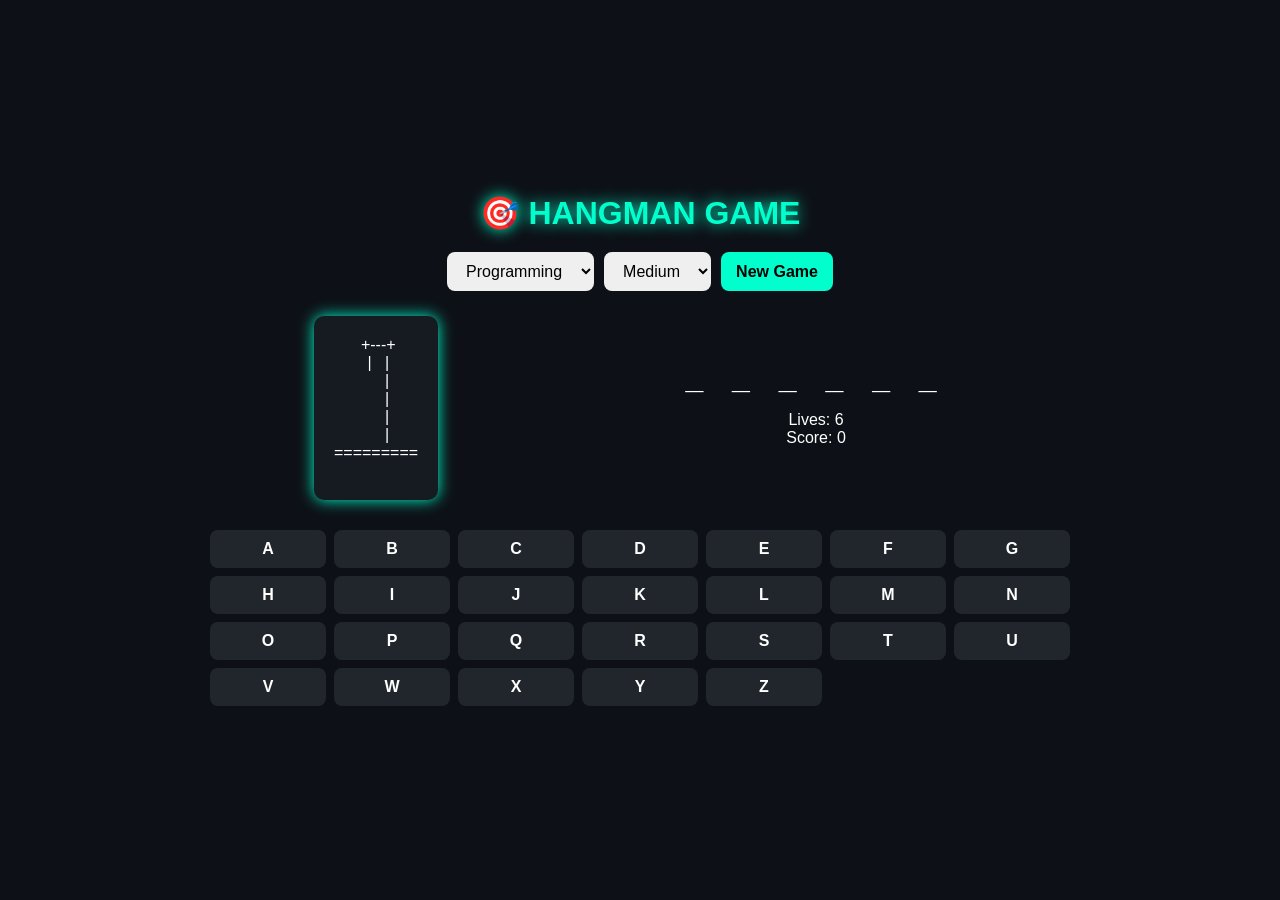
<file: Hangman-Game/index.html>
<!DOCTYPE html>
<html lang="en">
<head>
<meta charset="UTF-8">
<meta name="viewport" content="width=device-width, initial-scale=1.0">
<title>Advanced Hangman Game</title>
<link rel="stylesheet" href="style.css">
</head>
<body>

<div class="container">

    <h1>🎯 HANGMAN GAME </h1>

    <div class="top-controls">
        <select id="category">
            <option value="programming">Programming</option>
            <option value="animals">Animals</option>
            <option value="countries">Countries</option>
        </select>

        <select id="difficulty">
            <option value="8">Easy</option>
            <option value="6" selected>Medium</option>
            <option value="4">Hard</option>
        </select>

        <button onclick="startGame()">New Game</button>
    </div>

    <div class="game-area">

        <div class="hangman-box">
            <pre id="hangmanDrawing">
 +---+
 |   |
     |
     |
     |
     |
=========
            </pre>
        </div>

        <div class="word-box">
            <h2 id="wordDisplay">_ _ _ _ _</h2>
            <p>Lives: <span id="lives">6</span></p>
            <p>Score: <span id="score">0</span></p>
            <p id="message"></p>
        </div>

    </div>

    <div id="keyboard" class="keyboard"></div>

</div>

<script src="script.js"></script>
</body>
</html>
</file>
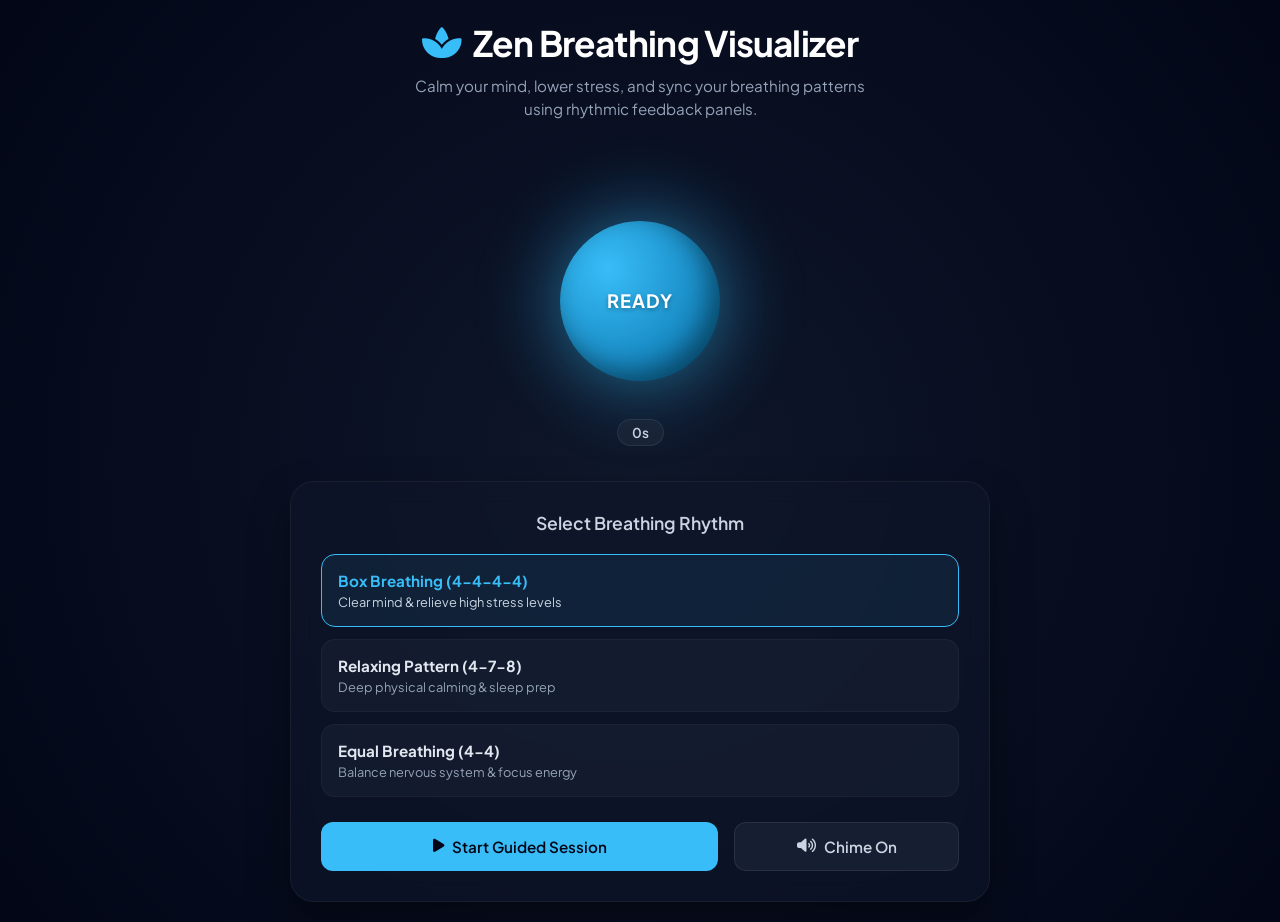
<file: zen-breathing-visualizer/index.html>
<!doctype html>
<html lang="en">
  <head>
    <meta charset="UTF-8" />
    <meta name="viewport" content="width=device-width, initial-scale=1.0" />
    <title>Guided Zen Breathing Visualizer · 100 Days 100 Web Projects</title>

    <link rel="preconnect" href="https://fonts.googleapis.com" />
    <link rel="preconnect" href="https://fonts.gstatic.com" crossorigin />
    <link
      href="https://fonts.googleapis.com/css2?family=Plus+Jakarta+Sans:wght@400;500;600;700&display=swap"
      rel="stylesheet"
    />
    <link
      rel="stylesheet"
      href="https://cdnjs.cloudflare.com/ajax/libs/font-awesome/6.4.2/css/all.min.css"
    />
    <link rel="stylesheet" href="styles.css" />
  </head>
  <body>
    <div class="app-container">
      <header class="app-header">
        <h1><i class="fas fa-spa"></i> Zen Breathing Visualizer</h1>
        <p>
          Calm your mind, lower stress, and sync your breathing patterns using
          rhythmic feedback panels.
        </p>
      </header>

      <main class="visualizer-workspace">
        <div class="breathing-stage">
          <div class="outer-glow-ring"></div>
          <div class="breathing-sphere" id="breathSphere">
            <span id="breathText">Ready</span>
          </div>

          <div class="timer-overlay" id="timerTicker">0s</div>
        </div>

        <section class="controls-card">
          <h2>Select Breathing Rhythm</h2>
          <div class="preset-grid">
            <button class="btn-preset active" data-pattern="box">
              <strong>Box Breathing (4-4-4-4)</strong>
              <span>Clear mind & relieve high stress levels</span>
            </button>
            <button class="btn-preset" data-pattern="relax">
              <strong>Relaxing Pattern (4-7-8)</strong>
              <span>Deep physical calming & sleep prep</span>
            </button>
            <button class="btn-preset" data-pattern="equal">
              <strong>Equal Breathing (4-4)</strong>
              <span>Balance nervous system & focus energy</span>
            </button>
          </div>

          <div class="action-footer">
            <button id="btnToggleAction" class="btn-primary">
              <i class="fas fa-play"></i> Start Guided Session
            </button>
            <button id="btnAudioToggle" class="btn-secondary">
              <i class="fas fa-volume-up"></i> Chime On
            </button>
          </div>
        </section>
      </main>
    </div>

    <script src="app.js"></script>
  </body>
</html>
</file>
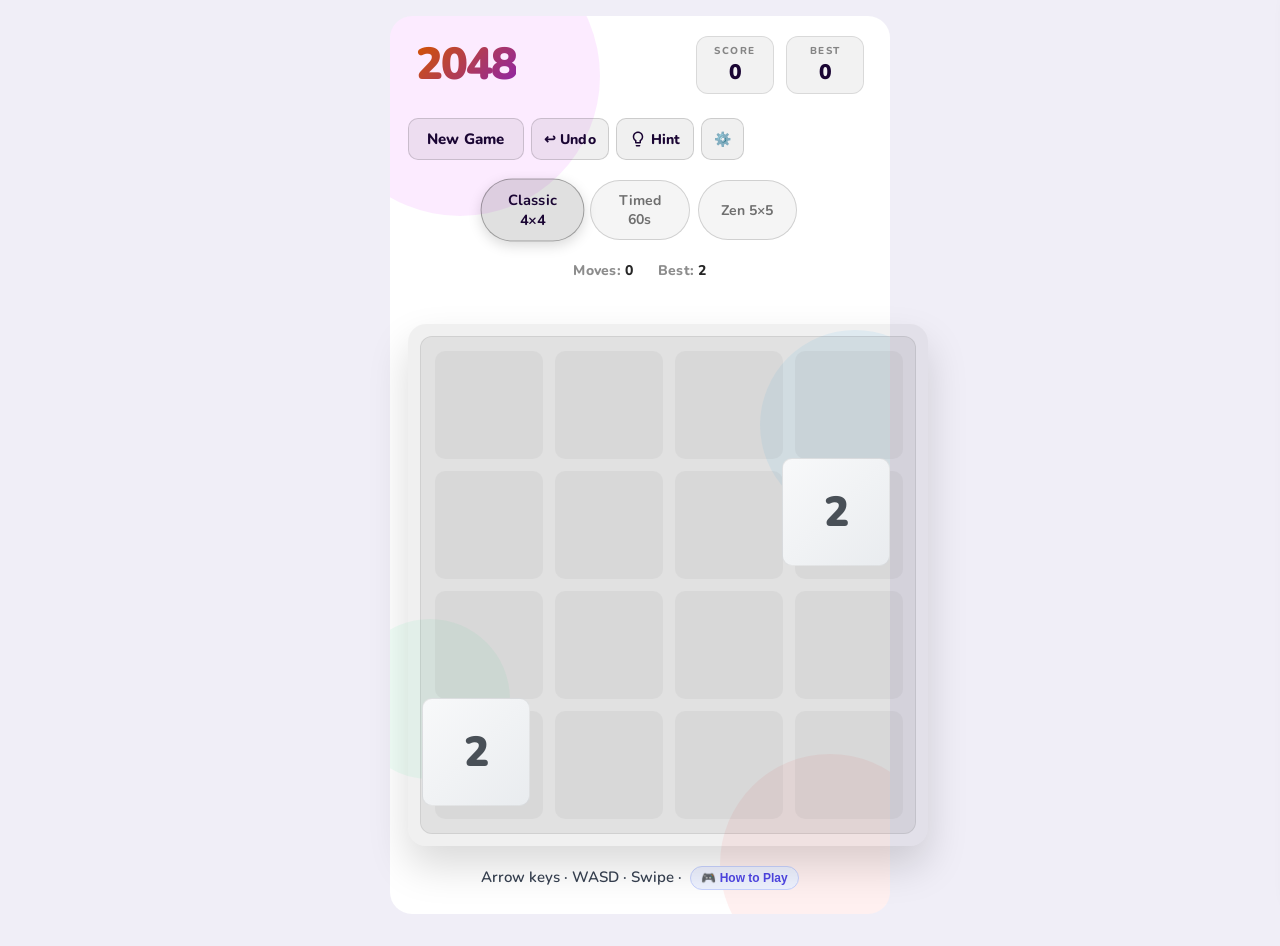
<file: public/2048_game/index.html>
<!doctype html>
<html lang="en">
  <head>
    <meta charset="UTF-8" />
    <meta name="viewport" content="width=device-width, initial-scale=1.0" />
    <meta
      name="description"
      content="2048 — A beautiful, feature-rich tile puzzle game. Slide tiles, merge numbers, and reach the 2048 tile!"
    />
    <title>2048</title>
    <link rel="preconnect" href="https://fonts.googleapis.com" />
    <link
      href="https://fonts.googleapis.com/css2?family=Nunito:wght@700;800;900&display=swap"
      rel="stylesheet"
    />
    <link rel="stylesheet" href="style.css" />
    <style id="theme-style"></style>
    <style>
      #hintbtn {
        display: inline-flex !important;
        align-items: center;
        justify-content: center;
        gap: 4px;
      }
      .hint-bulb-svg {
        width: 18px;
        height: 18px;
        fill: currentColor;
        transition:
          fill 0.3s,
          filter 0.3s;
      }
      #hintbtn:hover .hint-bulb-svg {
        fill: #ffcc00 !important;
        filter: drop-shadow(0 0 8px rgba(255, 204, 0, 0.9));
      }

      /* Enhanced board prominence */
      .wrap {
        max-width: 520px;
        margin: 20px auto;
        padding: 12px;
        background: rgba(0, 0, 0, 0.06);
        border-radius: 18px;
        box-shadow: 0 20px 40px rgba(0, 0, 0, 0.15);
      }
      .board {
        margin: 0 auto;
        border-radius: 12px;
      }

      /* Simplified top area */
      .hdr {
        display: flex;
        justify-content: space-between;
        align-items: center;
        padding: 0 8px 12px;
      }
      .logo {
        font-size: 2.8rem;
        margin: 0;
      }
      .score-row {
        display: flex;
        gap: 12px;
      }

      /* Collapsible settings */
      .settings-panel {
        position: fixed;
        top: 0;
        right: -320px;
        width: 300px;
        height: 100vh;
        background: var(--bg-color, #f8f8f8);
        box-shadow: -4px 0 20px rgba(0, 0, 0, 0.2);
        transition: right 0.4s cubic-bezier(0.4, 0, 0.2, 1);
        z-index: 1000;
        padding: 24px 20px;
        overflow-y: auto;
      }
      .settings-panel.open {
        right: 0;
      }
      .settings-header {
        display: flex;
        justify-content: space-between;
        align-items: center;
        margin-bottom: 24px;
      }

      /* Improved mode presentation */
      .mode-btns-row {
        display: flex;
        gap: 8px;
        justify-content: center;
        margin: 12px 0;
      }
      .mode-btn {
        flex: 1;
        padding: 10px 16px;
        font-weight: 700;
        border-radius: 9999px;
        transition: all 0.2s;
      }
      .mode-btn.active {
        box-shadow: 0 4px 12px rgba(0, 0, 0, 0.15);
        transform: scale(1.05);
      }

      /* Game over enhancements */
      #ov {
        background: rgba(0, 0, 0, 0.85);
        backdrop-filter: blur(8px);
      }
      .game-over-content {
        text-align: center;
        color: white;
      }
      .final-stats {
        display: grid;
        grid-template-columns: repeat(2, 1fr);
        gap: 16px;
        margin: 24px 0;
        background: rgba(255, 255, 255, 0.1);
        padding: 16px;
        border-radius: 12px;
      }
    </style>
  </head>
  <body class="light">
    <div id="g">
      <!-- Animated background blobs -->
      <div class="blobs" aria-hidden="true">
        <div class="blob b1"></div>
        <div class="blob b2"></div>
        <div class="blob b3"></div>
        <div class="blob b4"></div>
      </div>
      <!-- Confetti canvas -->
      <canvas id="confetti-canvas" aria-hidden="true"></canvas>

      <div id="inner">
        <!-- Simplified Header -->
        <header class="hdr">
          <h1 class="logo" aria-label="2048">2048</h1>
          <div
            class="score-row"
            role="status"
            aria-live="polite"
            aria-label="Scores"
          >
            <div class="sc" id="sc">
              <div class="sc-lbl">SCORE</div>
              <div class="sc-val" id="sv">0</div>
            </div>
            <div class="sc" id="bc">
              <div class="sc-lbl">BEST</div>
              <div class="sc-val" id="bv">0</div>
            </div>
          </div>
        </header>

        <!-- Simplified Controls -->
        <div class="ctrl">
          <div class="btns">
            <button class="btn" id="nb" aria-label="New Game">New Game</button>
            <button class="btn sm" id="ub" aria-label="Undo last move">
              ↩ Undo
            </button>
            <button class="btn sm" id="hintbtn" aria-label="Hint">
              <svg class="hint-bulb-svg" viewBox="0 0 24 24">
                <path
                  d="M9 21c0 .55.45 1 1 1h4c.55 0 1-.45 1-1v-1H9v1zm3-19C8.14 2 5 5.14 5 9c0 2.38 1.19 4.47 3 5.74V17c0 .55.45 1 1 1h6c.55 0 1-.45 1-1v-2.26c1.81-1.27 3-3.36 3-5.74 0-3.86-3.14-7-7-7zm2.85 11.1l-.85.6V16h-4v-2.3l-.85-.6C7.8 12.16 7 10.63 7 9c0-2.76 2.24-5 5-5s5 2.24 5 5c0 1.63-.8 3.16-2.15 4.1z"
                />
              </svg>
              Hint
            </button>
            <button class="btn sm" id="settings-btn" aria-label="Settings">
              ⚙️
            </button>
          </div>
        </div>

        <!-- Mode selector (compact) -->
        <div class="mode-row" role="group" aria-label="Game mode">
          <div class="mode-btns-row">
            <button class="mode-btn active" data-mode="classic">
              Classic 4×4
            </button>
            <button class="mode-btn" data-mode="timed">Timed 60s</button>
            <button class="mode-btn" data-mode="zen">Zen 5×5</button>
          </div>
        </div>

        <!-- Timer bar -->
        <div class="timer-bar" id="tbar" aria-hidden="true">
          <div class="timer-fill" id="tfill" style="width: 100%"></div>
        </div>
        <div
          class="meta-row"
          id="timer-label-row"
          style="display: none; justify-content: center; margin-bottom: 7px"
        >
          <div class="meta-item">Time Left: <span id="timer-val">60</span>s</div>
        </div>

        <!-- Live metadata (compact) -->
        <div
          class="meta-row"
          role="status"
          aria-live="polite"
          style="justify-content: center; font-size: 0.95rem; gap: 24px"
        >
          <div class="meta-item">Moves: <span id="moves-val">0</span></div>
          <div class="meta-item">Best: <span id="btile-val">2</span></div>
        </div>

        <!-- Combo streak -->
        <div class="streak" id="streak" role="status" aria-live="polite"></div>

        <!-- Game board wrapper - now more prominent -->
        <div class="wrap" id="wr">
          <div class="board" id="bd" role="grid" aria-label="Game board"></div>
          <div class="tiles-layer" id="tl" aria-hidden="true"></div>

          <!-- Game-over overlay with enhanced stats -->
          <div
            id="ov"
            style="display: none"
            role="dialog"
            aria-modal="true"
            aria-label="Game result"
          >
            <div class="game-over-content">
              <h2 id="ov-title" style="font-size: 2.2rem; margin: 0 0 12px">
                Game Over
              </h2>
              <div
                id="ov-subtitle"
                style="margin-bottom: 24px; opacity: 0.9"
              ></div>

              <div class="final-stats">
                <div>
                  <strong>Score</strong><br /><span
                    id="final-score"
                    style="font-size: 1.8rem"
                    >0</span
                  >
                </div>
                <div>
                  <strong>Highest Tile</strong><br /><span
                    id="final-tile"
                    style="font-size: 1.8rem"
                    >2</span
                  >
                </div>
                <div>
                  <strong>Moves</strong><br /><span id="final-moves">0</span>
                </div>
                <div>
                  <strong>Time</strong><br /><span id="final-time">0s</span>
                </div>
              </div>

              <div style="margin: 20px 0">
                <button
                  class="btn"
                  id="play-again-btn"
                  style="width: 100%; padding: 14px; font-size: 1.1rem"
                >
                  Play Again
                </button>
              </div>
            </div>
          </div>
        </div>

        <p
  style="
    margin-top: 12px;
    color: #374151;
    text-align: center;
    font-size: 15px;
    font-weight: 600;
  "
>
  Arrow keys · WASD · Swipe ·
  <button
  id="howto-inline-btn"
  style="
    background: #eef2ff;
    color: #4f46e5;
    border: 1px solid #c7d2fe;
    padding: 4px 10px;
    border-radius: 999px;
    font-size: 12px;
    font-weight: 700;
    cursor: pointer;
    margin-left: 4px;
  "
>
  🎮 How to Play
</button>
</p>
      </div>
    </div>

    <!-- Settings Panel -->
    <div class="settings-panel" id="settings-panel">
      <div class="settings-header">
        <h2 style="margin: 0">Settings</h2>
        <button
          id="close-settings"
          style="
            background: none;
            border: none;
            font-size: 1.6rem;
            cursor: pointer;
          "
        >
          ✕
        </button>
      </div>

      <div
        class="theme-row"
        role="group"
        aria-label="Tile theme"
        style="margin-bottom: 32px"
      >
        <span
          class="theme-label"
          style="display: block; margin-bottom: 8px; font-weight: 700"
          >Tile Theme</span
        >
        <div style="display: flex; gap: 8px; flex-wrap: wrap">
          <button class="theme-btn active" data-theme="classic">Classic</button>
          <button class="theme-btn" data-theme="ocean">🌊 Ocean</button>
          <button class="theme-btn" data-theme="neon">⚡ Neon</button>
          <button class="theme-btn" data-theme="retro">🎮 Retro</button>
        </div>
      </div>

      <div style="margin-bottom: 32px">
        <span style="display: block; margin-bottom: 8px; font-weight: 700"
          >Sound</span
        >
        <button class="btn" id="sdbtn-panel" style="width: 100%">
          🔊 Sound On
        </button>
      </div>

      <div>
        <span style="display: block; margin-bottom: 8px; font-weight: 700"
          >Statistics</span
        >
        <button class="btn" id="stbtn-panel">📊 View Full Stats</button>
      </div>
    </div>

    <!-- Achievement pop-up -->
    <div class="achievement" id="ach" role="alert">
      <div class="ach-title" style="color: #f8f8f8;">Achievement Unlocked</div>
      <div id="ach-msg"></div>
    </div>

    <!-- Toast notification -->
    <div class="toast" id="toast" role="status" aria-live="polite"></div>
    <div class="hint-arrow" id="hint-arrow"></div>

    <!-- Stats modal (unchanged) -->
    <div
      class="stats-modal"
      id="stats-modal"
      role="dialog"
      aria-modal="true"
      aria-label="Your Statistics"
    >
      <div class="stats-inner">
        <h2 class="stats-title">Your Stats</h2>
        <div class="stats-grid">
          <div class="stat-card">
            <div class="lbl">Best Score</div>
            <div class="val" id="st-best">0</div>
          </div>
          <div class="stat-card">
            <div class="lbl">Games Played</div>
            <div class="val" id="st-games">0</div>
          </div>
          <div class="stat-card">
            <div class="lbl">Wins</div>
            <div class="val" id="st-wins">0</div>
          </div>
          <div class="stat-card">
            <div class="lbl">Best Tile</div>
            <div class="val" id="st-tile">2</div>
          </div>
        </div>
        <div class="graph-section">
          <div class="ach-list-title">Last 10 Games</div>
          <canvas id="score-graph" style="width: 100%; height: 80px"></canvas>
        </div>
        <div class="ach-list">
          <div class="ach-list-title">Achievements</div>
          <div id="ach-badges"></div>
        </div>
        <button class="btn" id="close-stats">Close</button>
      </div>
    </div>

    <!-- How to Play Modal (unchanged) -->
    <div
      id="howto-modal"
      class="howto-overlay"
      role="dialog"
      aria-modal="true"
      aria-labelledby="howto-title"
      style="display: none"
    >
      <div class="howto-card">
        <button
          class="howto-close"
          id="howto-close"
          aria-label="Close How to Play"
        >
          ✕
        </button>
        <div class="howto-header">
          <span class="howto-icon">🎮</span>
          <h2 class="howto-title" id="howto-title">How to Play 2048</h2>
        </div>
        <!-- Goal -->
        <div class="howto-section">
          <h3 class="howto-section-title">🏆 Goal</h3>
          <p class="howto-text">
            Slide the tiles on the grid. When two tiles with the
            <strong>same number</strong> collide, they
            <strong>merge into one</strong>. Reach the
            <strong class="howto-highlight">2048</strong> tile to win!
          </p>
        </div>
        <!-- Controls -->
        <div class="howto-section">
          <h3 class="howto-section-title">🕹️ Controls</h3>
          <div class="howto-controls-grid">
            <div class="howto-control-block">
              <p class="howto-control-label">⌨️ Keyboard</p>
              <div class="howto-keys">
                <div class="key-row">
                  <kbd class="key">↑</kbd>
                </div>
                <div class="key-row">
                  <kbd class="key">←</kbd>
                  <kbd class="key">↓</kbd>
                  <kbd class="key">→</kbd>
                </div>
                <p class="key-note">Arrow Keys or WASD</p>
              </div>
            </div>
            <div class="howto-control-block">
              <p class="howto-control-label">📱 Mobile</p>
              <div class="howto-swipe">
                <div class="swipe-icon" aria-hidden="true">
                  <svg
                    width="52"
                    height="52"
                    viewBox="0 0 48 48"
                    fill="none"
                    xmlns="http://www.w3.org/2000/svg"
                  >
                    <circle
                      cx="24"
                      cy="24"
                      r="10"
                      stroke="rgba(255,255,255,0.6)"
                      stroke-width="2"
                      fill="none"
                    />
                    <line
                      x1="24"
                      y1="4"
                      x2="24"
                      y2="14"
                      stroke="rgba(255,255,255,0.8)"
                      stroke-width="2.5"
                      stroke-linecap="round"
                    />
                    <line
                      x1="24"
                      y1="34"
                      x2="24"
                      y2="44"
                      stroke="rgba(255,255,255,0.8)"
                      stroke-width="2.5"
                      stroke-linecap="round"
                    />
                    <line
                      x1="4"
                      y1="24"
                      x2="14"
                      y2="24"
                      stroke="rgba(255,255,255,0.8)"
                      stroke-width="2.5"
                      stroke-linecap="round"
                    />
                    <line
                      x1="34"
                      y1="24"
                      x2="44"
                      y2="24"
                      stroke="rgba(255,255,255,0.8)"
                      stroke-width="2.5"
                      stroke-linecap="round"
                    />
                    <polygon
                      points="24,4 21,10 27,10"
                      fill="rgba(255,255,255,0.8)"
                    />
                    <polygon
                      points="24,44 21,38 27,38"
                      fill="rgba(255,255,255,0.8)"
                    />
                    <polygon
                      points="4,24 10,21 10,27"
                      fill="rgba(255,255,255,0.8)"
                    />
                    <polygon
                      points="44,24 38,21 38,27"
                      fill="rgba(255,255,255,0.8)"
                    />
                  </svg>
                </div>
                <p class="key-note">Swipe in any direction</p>
              </div>
            </div>
          </div>
        </div>
        <!-- Pro Tips -->
        <div class="howto-section">
          <h3 class="howto-section-title">💡 Pro Tips</h3>
          <ul class="howto-tips">
            <li>Keep your <strong>highest tile</strong> in a corner.</li>
            <li>Build a <strong>snake chain</strong> of descending values.</li>
            <li>Use <strong>↩ Undo</strong> to recover from a bad move.</li>
            <li>Try <strong>💡 Hint</strong> when you are stuck!</li>
          </ul>
        </div>
        <!-- Game Modes -->
        <div class="howto-section">
          <h3 class="howto-section-title">⚙️ Game Modes</h3>
          <div class="howto-modes">
            <div class="howto-mode-card">
              <span class="mode-emoji">🎯</span>
              <strong>Classic</strong>
              <span>4×4 grid, no time limit</span>
            </div>
            <div class="howto-mode-card">
              <span class="mode-emoji">⏱️</span>
              <strong>Timed 60s</strong>
              <span>Race against the clock</span>
            </div>
            <div class="howto-mode-card">
              <span class="mode-emoji">🧘</span>
              <strong>Zen 5×5</strong>
              <span>Bigger grid, relaxed play</span>
            </div>
          </div>
        </div>
        <button class="btn howto-start-btn" id="howto-close2">
          Got it — Let's Play! 🚀
        </button>
      </div>
    </div>

    <script src="script.js"></script>
  </body>
</html>
</file>
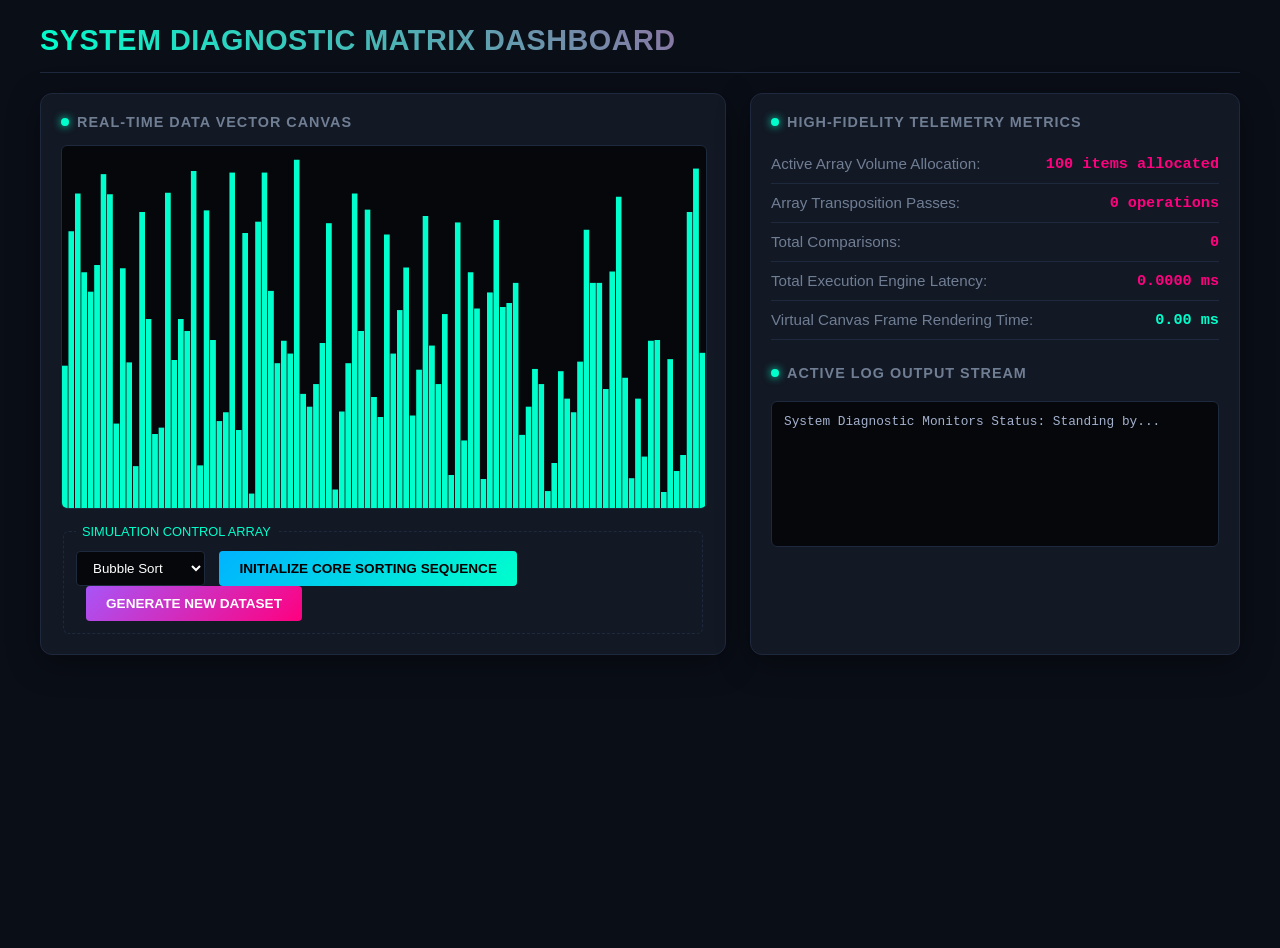
<file: public/advanced-analytics-canvas/index.html>
<!DOCTYPE html>
<html lang="en">

<head>
    <meta charset="UTF-8">
    <meta name="viewport" content="width=device-width, initial-scale=1.0">
    <title>Advanced Algorithmic Canvas & Memory-Profile Analytics</title>
    <style>
        :root {
            --bg-base: #0a0e17;
            --bg-panel: #121824;
            --border-glow: #1f293d;
            --accent-neon: #00ffcc;
            --accent-pink: #ff007f;
            --text-bright: #ffffff;
            --text-dim: #707e94;
        }

        body {
            background-color: var(--bg-base);
            color: var(--text-bright);
            font-family: -apple-system, BlinkMacSystemFont, "Segoe UI", Roboto, sans-serif;
            margin: 0;
            padding: 24px;
            display: flex;
            flex-direction: column;
            align-items: center;
            min-height: 100vh;
        }

        .dashboard-header {
            width: 100%;
            max-width: 1200px;
            margin-bottom: 20px;
            border-bottom: 1px solid var(--border-glow);
            padding-bottom: 15px;
        }

        .dashboard-header h2 {
            margin: 0;
            font-size: 1.8rem;
            letter-spacing: 0.5px;
            text-transform: uppercase;
            background: linear-gradient(45deg, var(--accent-neon), var(--accent-pink));
            background-clip: text;
            -webkit-background-clip: text;
            -webkit-text-fill-color: transparent;
        }

        .grid-container {
            display: grid;
            grid-template-columns: 1fr;
            gap: 24px;
            width: 100%;
            max-width: 1200px;
        }

        @media (min-width: 900px) {
            .grid-container {
                grid-template-columns: 7fr 5fr;
            }
        }

        .panel-card {
            background-color: var(--bg-panel);
            border: 1px solid var(--border-glow);
            border-radius: 12px;
            padding: 20px;
            box-shadow: 0 8px 32px rgba(0, 0, 0, 0.4);
            display: flex;
            flex-direction: column;
        }

        .panel-title {
            font-size: 0.9rem;
            font-weight: 700;
            text-transform: uppercase;
            letter-spacing: 1px;
            color: var(--text-dim);
            margin-bottom: 15px;
            display: flex;
            align-items: center;
            gap: 8px;
        }

        .panel-title::before {
            content: '';
            width: 8px;
            height: 8px;
            background: var(--accent-neon);
            border-radius: 50%;
            box-shadow: 0 0 8px var(--accent-neon);
        }

        canvas {
            background-color: #05070b;
            border: 1px solid var(--border-glow);
            border-radius: 6px;
            width: 100%;
            height: auto;
            aspect-ratio: 16 / 9;
        }

        .control-fieldset {
            border: 1px dashed var(--border-glow);
            border-radius: 6px;
            margin-top: 15px;
            padding: 12px;
        }

        legend {
            color: var(--accent-neon);
            font-size: 0.8rem;
            padding: 0 6px;
            text-transform: uppercase;
        }

        .btn-primary {
            background: linear-gradient(135deg, #00b3ff, #00ffcc);
            border: none;
            color: #000;
            font-weight: bold;
            padding: 10px 20px;
            border-radius: 4px;
            cursor: pointer;
            text-transform: uppercase;
            font-size: 0.85rem;
            transition: transform 0.1s, box-shadow 0.2s;
        }

        .btn-primary:hover {
            transform: translateY(-1px);
            box-shadow: 0 0 12px rgba(0, 255, 204, 0.4);
        }

        .telemetry-row {
            display: flex;
            justify-content: space-between;
            padding: 10px 0;
            border-bottom: 1px solid var(--border-glow);
            font-size: 0.95rem;
        }

        .telemetry-row:last-child {
            border-bottom: none;
        }

        .telemetry-label {
            color: var(--text-dim);
        }

        .telemetry-value {
            font-family: monospace;
            font-weight: bold;
            color: var(--accent-pink);
        }

        .neon-text-cyan {
            color: var(--accent-neon) !important;
        }
        #algorithmSelect {
            background: #05070b;
            color: white;
            border: 1px solid var(--border-glow);
            padding: 8px 12px;
            border-radius: 4px;
            margin-right: 10px;
        }

        .btn-generate {
            background: linear-gradient(135deg, #a855f7, #ff007f);
            border: none;
            color: #fff;
            font-weight: bold;
            padding: 10px 20px;
            border-radius: 4px;
            cursor: pointer;
            text-transform: uppercase;
            font-size: 0.85rem;
            margin-left: 10px;
            transition: transform 0.1s, box-shadow 0.2s;
        }

        .btn-generate:hover {
            transform: translateY(-1px);
            box-shadow: 0 0 12px rgba(168, 85, 247, 0.4);
        }

        .btn-primary:disabled,
        .btn-generate:disabled,
        #algorithmSelect:disabled {
            opacity: 0.5;
            cursor: not-allowed;
            transform: none;
            box-shadow: none;
        }

        #terminal-log {
            background-color: #05070b;
            border: 1px solid var(--border-glow);
            color: #a4b1cd;
            font-family: monospace;
            font-size: 0.8rem;
            padding: 12px;
            border-radius: 6px;
            height: 120px;
            overflow-y: auto;
            margin-top: 15px;
            white-space: pre-wrap;
        }
    </style>
</head>

<body>

    <div class="dashboard-header">
        <h2>System Diagnostic Matrix Dashboard</h2>
    </div>

    <div class="grid-container">
        <div class="panel-card">
            <div class="panel-title">Real-Time Data Vector Canvas</div>
            <canvas id="algo-canvas" width="800" height="450"></canvas>

            <fieldset class="control-fieldset">
                <legend>Simulation Control Array</legend>
                <select id="algorithmSelect">
                    <option value="bubble">Bubble Sort</option>
                    <option value="selection">Selection Sort</option>
                    <option value="insertion">Insertion Sort</option>
                    <option value="quick">Quick Sort</option>
                    <option value="merge">Merge Sort</option>
                </select>
                <button id="trigger-sort-btn" class="btn-primary">Initialize Core Sorting Sequence</button>
                <button id="generate-dataset-btn" class="btn-generate">Generate New Dataset</button>
            </fieldset>
        </div>

        <div class="panel-card">
            <div class="panel-title">High-Fidelity Telemetry Metrics</div>

            <div class="telemetry-row">
                <span class="telemetry-label">Active Array Volume Allocation:</span>
                <span id="metric-size" class="telemetry-value">0 entries</span>
            </div>

            <div class="telemetry-row">
                <span class="telemetry-label">Array Transposition Passes:</span>
                <span id="metric-passes" class="telemetry-value">0 operations</span>
            </div>
            <div class="telemetry-row">
                <span class="telemetry-label">
                    Total Comparisons:
                </span>

                <span
                id="metric-comparisons"
                class="telemetry-value">
                0
                </span>
            </div>
            <div class="telemetry-row">
                <span class="telemetry-label">Total Execution Engine Latency:</span>
                <span id="metric-time" class="telemetry-value">0.0000 ms</span>
            </div>
            <div class="telemetry-row">
                <span class="telemetry-label">Virtual Canvas Frame Rendering Time:</span>
                <span id="metric-fps-time" class="telemetry-value neon-text-cyan">0.00 ms</span>
            </div>

            <div class="panel-title" style="margin-top: 25px; margin-bottom: 5px;">Active Log Output Stream</div>
            <pre id="terminal-log">System Diagnostic Monitors Status: Standing by...</pre>
        </div>
    </div>

    <script type="module" src="app.js"></script>
</body>

</html>
</file>
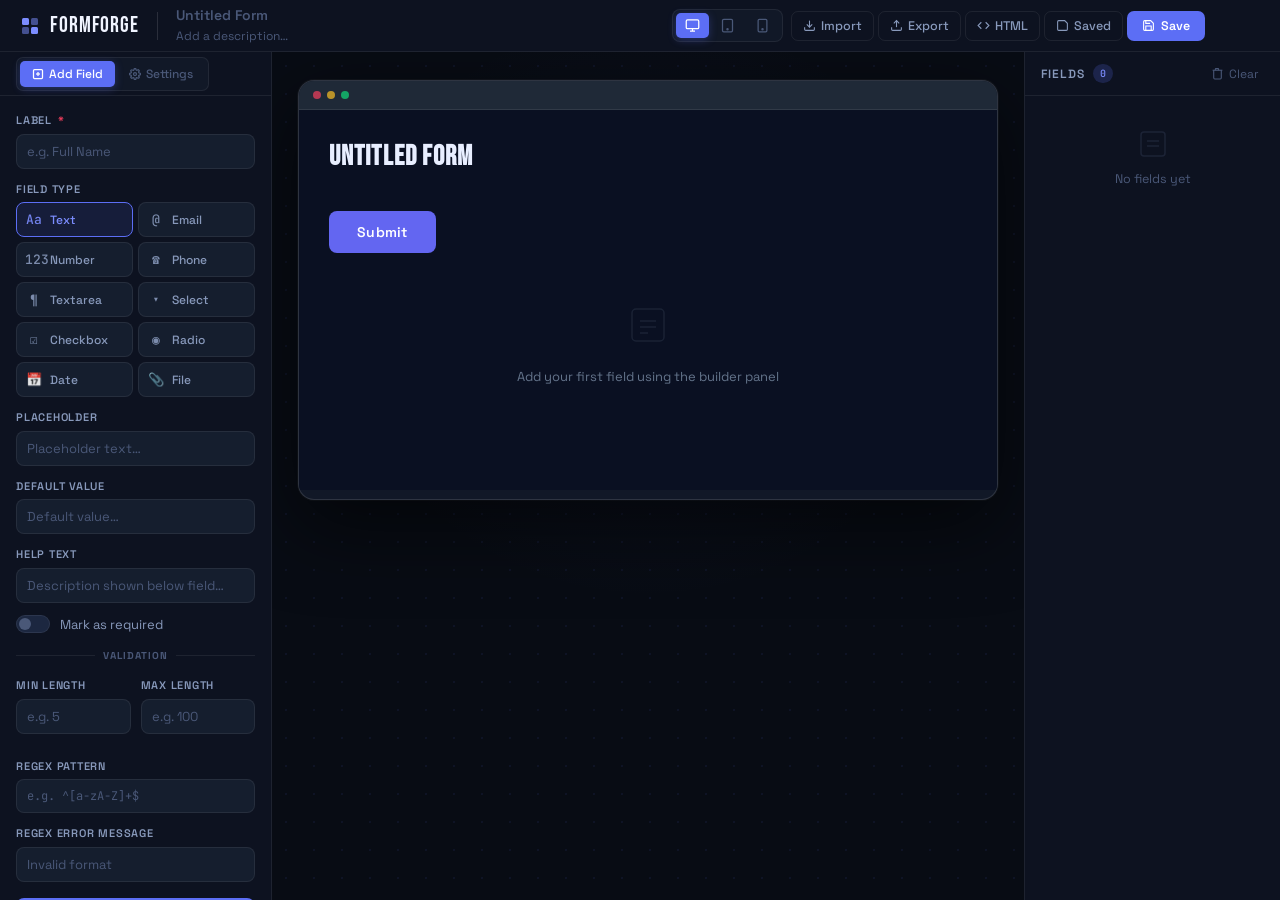
<file: public/AdvancedFormBuilder/index.html>
<!doctype html>
<html lang="en">
  <head>
    <meta charset="UTF-8" />
    <meta name="viewport" content="width=device-width, initial-scale=1.0" />
    <title>FormForge — Advanced Form Builder</title>
    <link rel="preconnect" href="https://fonts.googleapis.com" />
    <link rel="preconnect" href="https://fonts.gstatic.com" crossorigin />
    <link
      href="https://fonts.googleapis.com/css2?family=Space+Grotesk:wght@300;400;500;600;700&family=JetBrains+Mono:wght@300;400;500&family=Bebas+Neue&display=swap"
      rel="stylesheet"
    />
    <link rel="stylesheet" href="style.css" />
  </head>
  <body>
    <div class="app-shell">
      <!-- Top Bar -->
      <header class="topbar">
        <div class="topbar-left">
          <div class="logo">
            <div class="logo-mark">
              <svg width="20" height="20" viewBox="0 0 20 20" fill="none">
                <rect
                  x="2"
                  y="2"
                  width="7"
                  height="7"
                  rx="1.5"
                  fill="currentColor"
                />
                <rect
                  x="11"
                  y="2"
                  width="7"
                  height="7"
                  rx="1.5"
                  fill="currentColor"
                  opacity=".5"
                />
                <rect
                  x="2"
                  y="11"
                  width="7"
                  height="7"
                  rx="1.5"
                  fill="currentColor"
                  opacity=".5"
                />
                <rect
                  x="11"
                  y="11"
                  width="7"
                  height="7"
                  rx="1.5"
                  fill="currentColor"
                />
              </svg>
            </div>
            <span class="logo-text">FormForge</span>
          </div>
          <div class="topbar-divider"></div>
          <div class="form-meta-inputs">
            <input
              type="text"
              id="formTitle"
              placeholder="Untitled Form"
              class="meta-input title-input"
            />
            <input
              type="text"
              id="formDesc"
              placeholder="Add a description…"
              class="meta-input desc-input"
            />
          </div>
        </div>
        <div class="topbar-right">
          <div class="device-tabs">
            <button
              class="device-tab active"
              data-device="desktop"
              title="Desktop"
            >
              <svg
                width="15"
                height="15"
                viewBox="0 0 24 24"
                fill="none"
                stroke="currentColor"
                stroke-width="2"
              >
                <rect x="2" y="3" width="20" height="14" rx="2" />
                <path d="M8 21h8M12 17v4" />
              </svg>
            </button>
            <button class="device-tab" data-device="tablet" title="Tablet">
              <svg
                width="15"
                height="15"
                viewBox="0 0 24 24"
                fill="none"
                stroke="currentColor"
                stroke-width="2"
              >
                <rect x="4" y="2" width="16" height="20" rx="2" />
                <circle cx="12" cy="18" r="1" />
              </svg>
            </button>
            <button class="device-tab" data-device="mobile" title="Mobile">
              <svg
                width="15"
                height="15"
                viewBox="0 0 24 24"
                fill="none"
                stroke="currentColor"
                stroke-width="2"
              >
                <rect x="5" y="2" width="14" height="20" rx="2" />
                <circle cx="12" cy="18" r="1" />
              </svg>
            </button>
          </div>

          <div class="topbar-actions">
            <button class="btn-action" id="importBtn">
              <svg
                width="13"
                height="13"
                viewBox="0 0 24 24"
                fill="none"
                stroke="currentColor"
                stroke-width="2"
              >
                <path d="M21 15v4a2 2 0 0 1-2 2H5a2 2 0 0 1-2-2v-4" />
                <polyline points="7 10 12 15 17 10" />
                <line x1="12" y1="15" x2="12" y2="3" />
              </svg>
              <span>Import</span>
            </button>
            <button class="btn-action" id="exportBtn">
              <svg
                width="13"
                height="13"
                viewBox="0 0 24 24"
                fill="none"
                stroke="currentColor"
                stroke-width="2"
              >
                <path d="M21 15v4a2 2 0 0 1-2 2H5a2 2 0 0 1-2-2v-4" />
                <polyline points="17 8 12 3 7 8" />
                <line x1="12" y1="3" x2="12" y2="15" />
              </svg>
              <span>Export</span>
            </button>
            <button class="btn-action" id="generateBtn">
              <svg
                width="13"
                height="13"
                viewBox="0 0 24 24"
                fill="none"
                stroke="currentColor"
                stroke-width="2"
              >
                <polyline points="16 18 22 12 16 6" />
                <polyline points="8 6 2 12 8 18" />
              </svg>
              <span>HTML</span>
            </button>
            <button class="btn-action" id="savedFormsBtn">
              <svg
                width="13"
                height="13"
                viewBox="0 0 24 24"
                fill="none"
                stroke="currentColor"
                stroke-width="2"
              >
                <path
                  d="M19 21H5a2 2 0 0 1-2-2V5a2 2 0 0 1 2-2h11l5 5v11a2 2 0 0 1-2 2z"
                />
              </svg>
              <span>Saved</span>
            </button>
            <button class="btn-primary" id="saveBtn">
              <svg
                width="13"
                height="13"
                viewBox="0 0 24 24"
                fill="none"
                stroke="currentColor"
                stroke-width="2"
              >
                <path
                  d="M19 21H5a2 2 0 0 1-2-2V5a2 2 0 0 1 2-2h11l5 5v11a2 2 0 0 1-2 2z"
                />
                <polyline points="17 21 17 13 7 13 7 21" />
                <polyline points="7 3 7 8 15 8" />
              </svg>
              <span>Save</span>
            </button>
          </div>
          <div class="autosave-badge" id="autosaveBadge">
            <span class="autosave-dot"></span>
            <span>Saved</span>
          </div>
        </div>
      </header>

      <div class="workspace">
        <!-- Left: Field Builder -->
        <aside class="panel panel-builder" id="builderPanel">
          <div class="panel-header">
            <div class="panel-tabs">
              <button class="ptab active" data-tab="field">
                <svg
                  width="12"
                  height="12"
                  viewBox="0 0 24 24"
                  fill="none"
                  stroke="currentColor"
                  stroke-width="2.5"
                >
                  <rect x="3" y="3" width="18" height="18" rx="2" />
                  <line x1="12" y1="8" x2="12" y2="16" />
                  <line x1="8" y1="12" x2="16" y2="12" />
                </svg>
                Add Field
              </button>
              <button class="ptab" data-tab="settings">
                <svg
                  width="12"
                  height="12"
                  viewBox="0 0 24 24"
                  fill="none"
                  stroke="currentColor"
                  stroke-width="2.5"
                >
                  <circle cx="12" cy="12" r="3" />
                  <path
                    d="M19.4 15a1.65 1.65 0 0 0 .33 1.82l.06.06a2 2 0 0 1-2.83 2.83l-.06-.06a1.65 1.65 0 0 0-1.82-.33 1.65 1.65 0 0 0-1 1.51V21a2 2 0 0 1-4 0v-.09A1.65 1.65 0 0 0 9 19.4a1.65 1.65 0 0 0-1.82.33l-.06.06a2 2 0 0 1-2.83-2.83l.06-.06A1.65 1.65 0 0 0 4.68 15a1.65 1.65 0 0 0-1.51-1H3a2 2 0 0 1 0-4h.09A1.65 1.65 0 0 0 4.6 9a1.65 1.65 0 0 0-.33-1.82l-.06-.06a2 2 0 0 1 2.83-2.83l.06.06A1.65 1.65 0 0 0 9 4.68a1.65 1.65 0 0 0 1-1.51V3a2 2 0 0 1 4 0v.09a1.65 1.65 0 0 0 1 1.51 1.65 1.65 0 0 0 1.82-.33l.06-.06a2 2 0 0 1 2.83 2.83l-.06.06A1.65 1.65 0 0 0 19.4 9a1.65 1.65 0 0 0 1.51 1H21a2 2 0 0 1 0 4h-.09a1.65 1.65 0 0 0-1.51 1z"
                  />
                </svg>
                Settings
              </button>
            </div>
            <button
              class="drawer-close-btn"
              id="closeBuilderDrawer"
              title="Close Panel"
            >
              <svg
                width="14"
                height="14"
                viewBox="0 0 24 24"
                fill="none"
                stroke="currentColor"
                stroke-width="2"
              >
                <line x1="18" y1="6" x2="6" y2="18" />
                <line x1="6" y1="6" x2="18" y2="18" />
              </svg>
            </button>
          </div>

          <!-- Field Tab -->
          <div class="panel-body" id="fieldTab">
            <div class="field-group">
              <label class="field-label"
                >Label <span class="required-star">*</span></label
              >
              <input
                type="text"
                id="labelInput"
                placeholder="e.g. Full Name"
                class="f-input"
              />
            </div>

            <div class="field-group">
              <label class="field-label">Field Type</label>
              <div class="type-grid">
                <button class="type-btn active" data-type="text">
                  <span class="type-icon">Aa</span><span>Text</span>
                </button>
                <button class="type-btn" data-type="email">
                  <span class="type-icon">@</span><span>Email</span>
                </button>
                <button class="type-btn" data-type="number">
                  <span class="type-icon">123</span><span>Number</span>
                </button>
                <button class="type-btn" data-type="tel">
                  <span class="type-icon">☎</span><span>Phone</span>
                </button>
                <button class="type-btn" data-type="textarea">
                  <span class="type-icon">¶</span><span>Textarea</span>
                </button>
                <button class="type-btn" data-type="select">
                  <span class="type-icon">▾</span><span>Select</span>
                </button>
                <button class="type-btn" data-type="checkbox">
                  <span class="type-icon">☑</span><span>Checkbox</span>
                </button>
                <button class="type-btn" data-type="radio">
                  <span class="type-icon">◉</span><span>Radio</span>
                </button>
                <button class="type-btn" data-type="date">
                  <span class="type-icon">📅</span><span>Date</span>
                </button>
                <button class="type-btn" data-type="file">
                  <span class="type-icon">📎</span><span>File</span>
                </button>
              </div>
            </div>

            <div class="field-group" id="optionsGroup" style="display: none">
              <label class="field-label"
                >Options <span class="hint">one per line</span></label
              >
              <textarea
                id="optionsInput"
                placeholder="Option 1&#10;Option 2&#10;Option 3"
                class="f-input f-textarea"
                rows="4"
              ></textarea>
            </div>

            <div class="field-group">
              <label class="field-label">Placeholder</label>
              <input
                type="text"
                id="placeholderInput"
                placeholder="Placeholder text…"
                class="f-input"
              />
            </div>

            <div class="field-group">
              <label class="field-label">Default Value</label>
              <input
                type="text"
                id="defaultInput"
                placeholder="Default value…"
                class="f-input"
              />
            </div>

            <div class="field-group">
              <label class="field-label">Help Text</label>
              <input
                type="text"
                id="helpInput"
                placeholder="Description shown below field…"
                class="f-input"
              />
            </div>

            <div class="field-group">
              <label class="toggle-switch">
                <input type="checkbox" id="requiredInput" />
                <span class="toggle-track"
                  ><span class="toggle-thumb"></span
                ></span>
                <span class="toggle-label">Mark as required</span>
              </label>
            </div>

            <div class="section-divider"><span>Validation</span></div>

            <div class="two-col">
              <div class="field-group" id="minLenGroup">
                <label class="field-label">Min Length</label>
                <input
                  type="number"
                  id="minLenInput"
                  placeholder="e.g. 5"
                  class="f-input"
                  min="0"
                />
              </div>
              <div class="field-group" id="maxLenGroup">
                <label class="field-label">Max Length</label>
                <input
                  type="number"
                  id="maxLenInput"
                  placeholder="e.g. 100"
                  class="f-input"
                  min="0"
                />
              </div>
            </div>

            <div class="two-col">
              <div class="field-group" id="minNumGroup" style="display: none">
                <label class="field-label">Min Value</label>
                <input
                  type="number"
                  id="minNumInput"
                  placeholder="0"
                  class="f-input"
                />
              </div>
              <div class="field-group" id="maxNumGroup" style="display: none">
                <label class="field-label">Max Value</label>
                <input
                  type="number"
                  id="maxNumInput"
                  placeholder="999"
                  class="f-input"
                />
              </div>
            </div>

            <div class="field-group" id="regexGroup">
              <label class="field-label">Regex Pattern</label>
              <input
                type="text"
                id="regexInput"
                placeholder="e.g. ^[a-zA-Z]+$"
                class="f-input f-mono"
              />
            </div>

            <div class="field-group" id="regexMsgGroup">
              <label class="field-label">Regex Error Message</label>
              <input
                type="text"
                id="regexMsgInput"
                placeholder="Invalid format"
                class="f-input"
              />
            </div>

            <button class="btn-add" id="addFieldBtn">
              <svg
                width="15"
                height="15"
                viewBox="0 0 24 24"
                fill="none"
                stroke="currentColor"
                stroke-width="2.5"
              >
                <line x1="12" y1="5" x2="12" y2="19" />
                <line x1="5" y1="12" x2="19" y2="12" />
              </svg>
              Add Field
            </button>
          </div>

          <!-- Settings Tab -->
          <div class="hidden panel-body" id="settingsTab">
            <div class="field-group">
              <label class="field-label">Form Title</label>
              <input
                type="text"
                id="settingsFormTitle"
                placeholder="Untitled Form"
                class="f-input"
              />
            </div>
            <div class="field-group">
              <label class="field-label">Form Description</label>
              <input
                type="text"
                id="settingsFormDesc"
                placeholder="Add a description…"
                class="f-input"
              />
            </div>
            <div class="field-group">
              <label class="field-label">Submit Button Text</label>
              <input
                type="text"
                id="btnTextInput"
                placeholder="Submit"
                class="f-input"
                value="Submit"
              />
            </div>

            <div class="field-group">
              <label class="field-label">Theme</label>
              <div class="theme-grid">
                <button
                  class="theme-btn active"
                  data-theme="dark"
                  style="--tc: #0f172a; --ta: #6366f1"
                >
                  <span class="theme-swatch"></span>Dark
                </button>
                <button
                  class="theme-btn"
                  data-theme="light"
                  style="--tc: #ffffff; --ta: #6366f1"
                >
                  <span class="theme-swatch"></span>Light
                </button>
                <button
                  class="theme-btn"
                  data-theme="ocean"
                  style="--tc: #0c1b33; --ta: #00b4d8"
                >
                  <span class="theme-swatch"></span>Ocean
                </button>
                <button
                  class="theme-btn"
                  data-theme="forest"
                  style="--tc: #1a2e1a; --ta: #4ade80"
                >
                  <span class="theme-swatch"></span>Forest
                </button>
                <button
                  class="theme-btn"
                  data-theme="warm"
                  style="--tc: #fdf6ec; --ta: #f97316"
                >
                  <span class="theme-swatch"></span>Warm
                </button>
                <button
                  class="theme-btn"
                  data-theme="mono"
                  style="--tc: #1a1a1a; --ta: #e5e5e5"
                >
                  <span class="theme-swatch"></span>Mono
                </button>
              </div>
            </div>

            <div class="field-group">
              <label class="field-label">Primary Color</label>
              <div class="color-row">
                <input
                  type="color"
                  id="primaryColor"
                  value="#6366f1"
                  class="color-picker"
                />
                <input
                  type="text"
                  id="primaryColorText"
                  value="#6366f1"
                  class="f-input f-mono"
                  maxlength="7"
                />
              </div>
            </div>

            <div class="field-group">
              <label class="field-label"
                >Border Radius
                <span class="range-value-inline" id="borderRadiusVal"
                  >8px</span
                ></label
              >
              <input
                type="range"
                id="borderRadius"
                min="0"
                max="24"
                value="8"
                class="range-input"
              />
            </div>

            <div class="field-group">
              <label class="field-label"
                >Font Size
                <span class="range-value-inline" id="fontSizeVal"
                  >15px</span
                ></label
              >
              <input
                type="range"
                id="fontSize"
                min="12"
                max="20"
                value="15"
                class="range-input"
              />
            </div>
          </div>
        </aside>

        <!-- Center: Preview -->
        <main class="preview-area" id="previewArea">
          <div class="preview-frame-wrap">
            <div class="preview-frame" id="previewFrame" data-device="desktop">
              <div class="preview-device-bar" id="previewDeviceBar">
                <span class="device-bar-dot"></span>
                <span class="device-bar-dot"></span>
                <span class="device-bar-dot"></span>
              </div>
              <div class="preview-inner" id="previewInner">
                <div class="preview-form-header">
                  <h2 class="preview-form-title" id="pvTitle">Untitled Form</h2>
                  <p class="preview-form-desc" id="pvDesc"></p>
                </div>
                <form id="formPreview" novalidate></form>
                <div class="empty-state" id="emptyState">
                  <div class="empty-icon">
                    <svg
                      width="48"
                      height="48"
                      viewBox="0 0 48 48"
                      fill="none"
                      stroke="currentColor"
                      stroke-width="1.5"
                      opacity=".3"
                    >
                      <rect x="8" y="8" width="32" height="32" rx="4" />
                      <line x1="16" y1="20" x2="32" y2="20" />
                      <line x1="16" y1="26" x2="32" y2="26" />
                      <line x1="16" y1="32" x2="24" y2="32" />
                    </svg>
                  </div>
                  <p>Add your first field using the builder panel</p>
                </div>
              </div>
            </div>
          </div>
        </main>

        <!-- Right: Fields List -->
        <aside class="panel panel-fields" id="fieldsPanel">
          <div class="panel-header">
            <div class="panel-header-left">
              <span class="panel-title">Fields</span>
              <span class="field-count" id="fieldCount">0</span>
            </div>
            <div style="display: flex; gap: 8px; align-items: center">
              <button
                class="icon-btn danger"
                id="clearAllBtn"
                title="Clear all fields"
              >
                <svg
                  width="13"
                  height="13"
                  viewBox="0 0 24 24"
                  fill="none"
                  stroke="currentColor"
                  stroke-width="2"
                >
                  <polyline points="3 6 5 6 21 6" />
                  <path
                    d="M19 6v14a2 2 0 0 1-2 2H7a2 2 0 0 1-2-2V6m3 0V4a1 1 0 0 1 1-1h4a1 1 0 0 1 1 1v2"
                  />
                </svg>
                Clear
              </button>
              <button
                class="drawer-close-btn"
                id="closeFieldsDrawer"
                title="Close Panel"
              >
                <svg
                  width="14"
                  height="14"
                  viewBox="0 0 24 24"
                  fill="none"
                  stroke="currentColor"
                  stroke-width="2"
                >
                  <line x1="18" y1="6" x2="6" y2="18" />
                  <line x1="6" y1="6" x2="18" y2="18" />
                </svg>
              </button>
            </div>
          </div>
          <div class="panel-body no-pad" id="fieldsList">
            <div class="fields-empty" id="fieldsEmptyMsg">
              <svg
                width="32"
                height="32"
                viewBox="0 0 32 32"
                fill="none"
                stroke="currentColor"
                stroke-width="1.5"
                opacity=".25"
              >
                <rect x="4" y="4" width="24" height="24" rx="3" />
                <line x1="10" y1="13" x2="22" y2="13" />
                <line x1="10" y1="18" x2="22" y2="18" />
              </svg>
              <span>No fields yet</span>
            </div>
          </div>
        </aside>
      </div>

      <!-- Edit Modal -->
      <div class="hidden modal-overlay" id="editModal">
        <div class="modal">
          <div class="modal-header">
            <div class="modal-title-group">
              <div class="modal-icon">
                <svg
                  width="14"
                  height="14"
                  viewBox="0 0 24 24"
                  fill="none"
                  stroke="currentColor"
                  stroke-width="2"
                >
                  <path
                    d="M11 4H4a2 2 0 0 0-2 2v14a2 2 0 0 0 2 2h14a2 2 0 0 0 2-2v-7"
                  />
                  <path
                    d="M18.5 2.5a2.121 2.121 0 0 1 3 3L12 15l-4 1 1-4 9.5-9.5z"
                  />
                </svg>
              </div>
              <h3>Edit Field</h3>
            </div>
            <button class="icon-btn" id="closeModal">
              <svg
                width="16"
                height="16"
                viewBox="0 0 24 24"
                fill="none"
                stroke="currentColor"
                stroke-width="2"
              >
                <line x1="18" y1="6" x2="6" y2="18" />
                <line x1="6" y1="6" x2="18" y2="18" />
              </svg>
            </button>
          </div>
          <div class="modal-body">
            <div class="two-col">
              <div class="field-group">
                <label class="field-label">Label</label>
                <input type="text" id="editLabel" class="f-input" />
              </div>
              <div class="field-group">
                <label class="field-label">Placeholder</label>
                <input type="text" id="editPlaceholder" class="f-input" />
              </div>
            </div>
            <div class="two-col">
              <div class="field-group">
                <label class="field-label">Default Value</label>
                <input type="text" id="editDefault" class="f-input" />
              </div>
              <div class="field-group">
                <label class="field-label">Help Text</label>
                <input type="text" id="editHelp" class="f-input" />
              </div>
            </div>
            <div class="field-group" id="editOptionsGroup">
              <label class="field-label"
                >Options <span class="hint">one per line</span></label
              >
              <textarea
                id="editOptions"
                class="f-input f-textarea"
                rows="4"
              ></textarea>
            </div>
            <div class="field-group">
              <label class="toggle-switch">
                <input type="checkbox" id="editRequired" />
                <span class="toggle-track"
                  ><span class="toggle-thumb"></span
                ></span>
                <span class="toggle-label">Required field</span>
              </label>
            </div>
            <div class="section-divider"><span>Validation</span></div>
            <div class="two-col">
              <div class="field-group">
                <label class="field-label">Min Length</label>
                <input type="number" id="editMinLen" class="f-input" min="0" />
              </div>
              <div class="field-group">
                <label class="field-label">Max Length</label>
                <input type="number" id="editMaxLen" class="f-input" min="0" />
              </div>
            </div>
            <div class="two-col" id="editNumGroup">
              <div class="field-group">
                <label class="field-label">Min Number</label>
                <input type="number" id="editMinNum" class="f-input" />
              </div>
              <div class="field-group">
                <label class="field-label">Max Number</label>
                <input type="number" id="editMaxNum" class="f-input" />
              </div>
            </div>
            <div class="two-col">
              <div class="field-group">
                <label class="field-label">Regex Pattern</label>
                <input type="text" id="editRegex" class="f-input f-mono" />
              </div>
              <div class="field-group">
                <label class="field-label">Error Message</label>
                <input type="text" id="editRegexMsg" class="f-input" />
              </div>
            </div>
          </div>
          <div class="modal-footer">
            <button class="btn-ghost" id="cancelEdit">Cancel</button>
            <button class="btn-primary" id="saveEdit">
              <svg
                width="13"
                height="13"
                viewBox="0 0 24 24"
                fill="none"
                stroke="currentColor"
                stroke-width="2.5"
              >
                <polyline points="20 6 9 17 4 12" />
              </svg>
              Save Changes
            </button>
          </div>
        </div>
      </div>

      <!-- HTML Output Modal -->
      <div class="hidden modal-overlay" id="htmlModal">
        <div class="modal modal-wide">
          <div class="modal-header">
            <div class="modal-title-group">
              <div class="modal-icon">
                <svg
                  width="14"
                  height="14"
                  viewBox="0 0 24 24"
                  fill="none"
                  stroke="currentColor"
                  stroke-width="2"
                >
                  <polyline points="16 18 22 12 16 6" />
                  <polyline points="8 6 2 12 8 18" />
                </svg>
              </div>
              <h3>Generated HTML</h3>
            </div>
            <div style="display: flex; gap: 8px; align-items: center">
              <button class="btn-action" id="copyHtml">
                <svg
                  width="12"
                  height="12"
                  viewBox="0 0 24 24"
                  fill="none"
                  stroke="currentColor"
                  stroke-width="2"
                >
                  <rect x="9" y="9" width="13" height="13" rx="2" />
                  <path
                    d="M5 15H4a2 2 0 0 1-2-2V4a2 2 0 0 1 2-2h9a2 2 0 0 1 2 2v1"
                  />
                </svg>
                Copy
              </button>
              <button class="icon-btn" id="closeHtmlModal">
                <svg
                  width="16"
                  height="16"
                  viewBox="0 0 24 24"
                  fill="none"
                  stroke="currentColor"
                  stroke-width="2"
                >
                  <line x1="18" y1="6" x2="6" y2="18" />
                  <line x1="6" y1="6" x2="18" y2="18" />
                </svg>
              </button>
            </div>
          </div>
          <div class="modal-body">
            <textarea
              id="htmlOutput"
              class="f-input f-mono html-output"
              readonly
              spellcheck="false"
            ></textarea>
          </div>
        </div>
      </div>

      <!-- Saved Forms Modal -->
      <div class="hidden modal-overlay" id="savedFormsModal">
        <div class="modal saved-forms-modal">
          <div class="modal-header">
            <div class="modal-title-group">
              <div class="modal-icon">
                <svg
                  width="14"
                  height="14"
                  viewBox="0 0 24 24"
                  fill="none"
                  stroke="currentColor"
                  stroke-width="2"
                >
                  <path
                    d="M19 21H5a2 2 0 0 1-2-2V5a2 2 0 0 1 2-2h11l5 5v11a2 2 0 0 1-2 2z"
                  />
                </svg>
              </div>
              <h3>Saved Forms</h3>
            </div>
            <button class="icon-btn" id="closeSavedForms">
              <svg
                width="16"
                height="16"
                viewBox="0 0 24 24"
                fill="none"
                stroke="currentColor"
                stroke-width="2"
              >
                <line x1="18" y1="6" x2="6" y2="18" />
                <line x1="6" y1="6" x2="18" y2="18" />
              </svg>
            </button>
          </div>
          <div class="modal-body">
            <div class="search-wrap">
              <svg
                width="14"
                height="14"
                viewBox="0 0 24 24"
                fill="none"
                stroke="currentColor"
                stroke-width="2"
                class="search-icon"
              >
                <circle cx="11" cy="11" r="8" />
                <line x1="21" y1="21" x2="16.65" y2="16.65" />
              </svg>
              <input
                type="text"
                id="savedFormsSearch"
                class="f-input search-input"
                placeholder="Search saved forms…"
              />
            </div>
            <div id="savedFormsList"></div>
          </div>
        </div>
      </div>

      <input type="file" id="importFile" accept=".json" style="display: none" />

      <!-- Backdrop Overlay for Mobile Drawers -->
      <div class="drawer-backdrop" id="drawerBackdrop"></div>

      <!-- Floating Mobile Toggles -->
      <div class="mobile-toggles" id="mobileToggles">
        <button class="mobile-toggle-btn" id="openBuilderBtn">
          <svg
            width="14"
            height="14"
            viewBox="0 0 24 24"
            fill="none"
            stroke="currentColor"
            stroke-width="2"
          >
            <rect x="3" y="3" width="18" height="18" rx="2" />
            <line x1="12" y1="8" x2="12" y2="16" />
            <line x1="8" y1="12" x2="16" y2="12" />
          </svg>
          Builder
        </button>
        <button class="mobile-toggle-btn" id="openFieldsBtn">
          <svg
            width="14"
            height="14"
            viewBox="0 0 24 24"
            fill="none"
            stroke="currentColor"
            stroke-width="2"
          >
            <line x1="8" y1="6" x2="21" y2="6" />
            <line x1="8" y1="12" x2="21" y2="12" />
            <line x1="8" y1="18" x2="21" y2="18" />
            <line x1="3" y1="6" x2="3.01" y2="6" />
            <line x1="3" y1="12" x2="3.01" y2="12" />
            <line x1="3" y1="18" x2="3.01" y2="18" />
          </svg>
          Fields (<span id="mobileFieldCount">0</span>)
        </button>
      </div>
    </div>

    <script src="script.js"></script>
  </body>
</html>
</file>
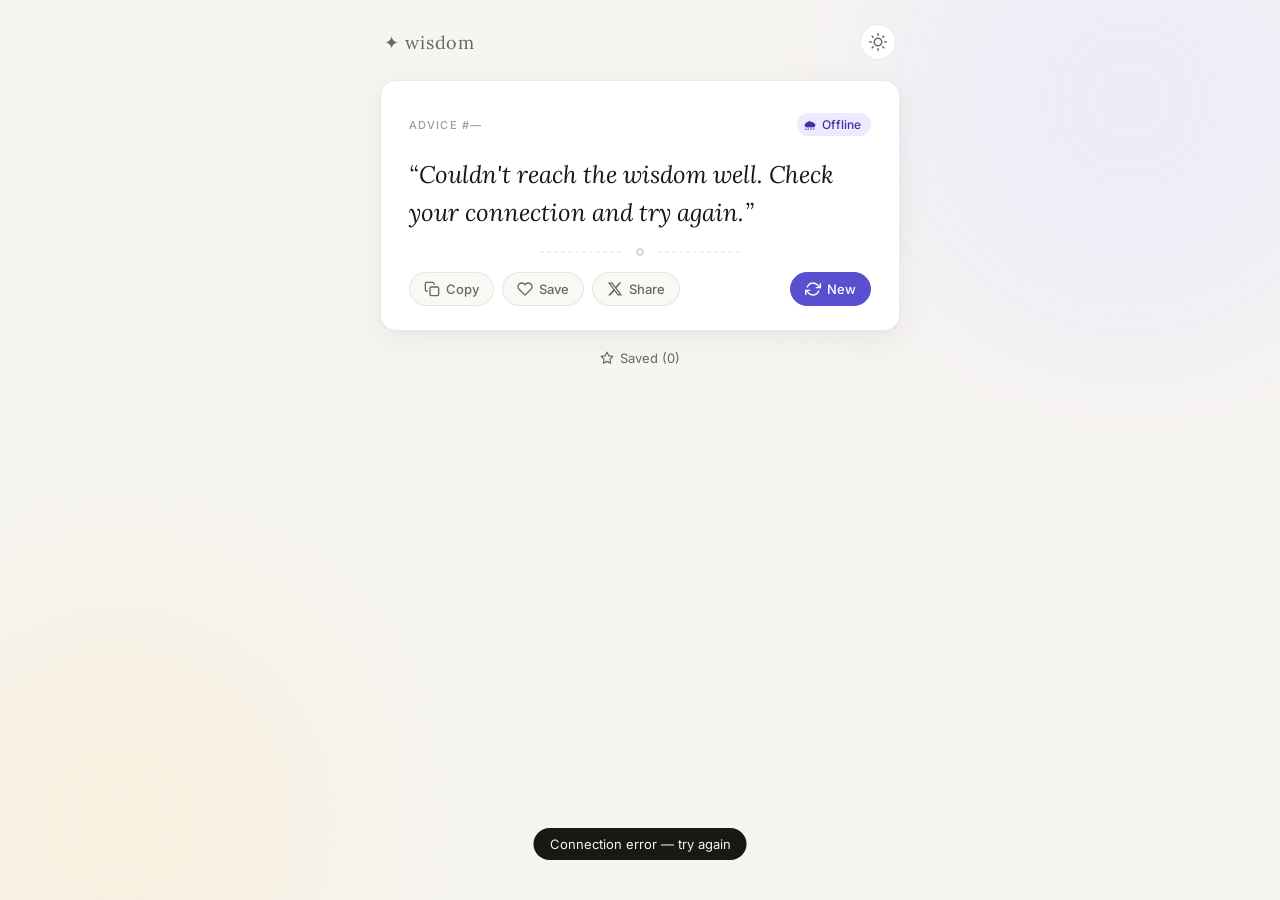
<file: public/advice-generator/index.html>
<!doctype html>
<html lang="en">
  <head>
    <meta charset="UTF-8" />
    <meta name="viewport" content="width=device-width, initial-scale=1.0" />
    <title>Advice — Daily Wisdom</title>
    <link rel="preconnect" href="https://fonts.googleapis.com" />
    <link rel="preconnect" href="https://fonts.gstatic.com" crossorigin />
    <link href="https://fonts.googleapis.com/css2?family=Lora:ital,wght@0,400;0,600;1,400&family=Inter:wght@400;500&display=swap" rel="stylesheet" />
    <link rel="stylesheet" href="styles.css" />
  </head>
  <body>
    <div class="bg-orb orb-1"></div>
    <div class="bg-orb orb-2"></div>

    <div class="layout">
      <header class="site-header">
        <span class="site-logo">✦ wisdom</span>
        <button id="themeToggleBtn" class="icon-btn" title="Toggle theme" aria-label="Toggle dark mode">
          <svg viewBox="0 0 24 24" width="18" height="18" fill="none" stroke="currentColor" stroke-width="2" stroke-linecap="round" stroke-linejoin="round">
            <circle cx="12" cy="12" r="5"/>
            <line x1="12" y1="1" x2="12" y2="3"/>
            <line x1="12" y1="21" x2="12" y2="23"/>
            <line x1="4.22" y1="4.22" x2="5.64" y2="5.64"/>
            <line x1="18.36" y1="18.36" x2="19.78" y2="19.78"/>
            <line x1="1" y1="12" x2="3" y2="12"/>
            <line x1="21" y1="12" x2="23" y2="12"/>
            <line x1="4.22" y1="19.78" x2="5.64" y2="18.36"/>
            <line x1="18.36" y1="5.64" x2="19.78" y2="4.22"/>
          </svg>
        </button>
      </header>

      <main class="card-wrap">
        <div class="advice-card" id="adviceCard">
          <div class="card-top">
            <span class="slip-label">Advice <span id="adviceId">#—</span></span>
            <div class="mood-badge" id="moodBadge">
              <span id="moodEmoji">✨</span>
              <span id="moodLabel">Loading...</span>
            </div>
          </div>

          <blockquote class="advice-text" id="adviceText">
            Loading a fresh piece of wisdom for you…
          </blockquote>

          <div class="divider">
            <svg viewBox="0 0 200 8" width="200" height="8">
              <line x1="0" y1="4" x2="82" y2="4" stroke="currentColor" stroke-width="1" stroke-dasharray="4 3" opacity="0.3"/>
              <circle cx="100" cy="4" r="3" fill="none" stroke="currentColor" stroke-width="1.5" opacity="0.5"/>
              <line x1="118" y1="4" x2="200" y2="4" stroke="currentColor" stroke-width="1" stroke-dasharray="4 3" opacity="0.3"/>
            </svg>
          </div>

          <div class="card-actions">
            <button id="copyBtn" class="action-btn" title="Copy to clipboard" aria-label="Copy advice">
              <svg viewBox="0 0 24 24" width="16" height="16" fill="none" stroke="currentColor" stroke-width="2" stroke-linecap="round" stroke-linejoin="round"><rect x="9" y="9" width="13" height="13" rx="2"/><path d="M5 15H4a2 2 0 0 1-2-2V4a2 2 0 0 1 2-2h9a2 2 0 0 1 2 2v1"/></svg>
              <span>Copy</span>
            </button>

            <button id="favoriteBtn" class="action-btn" title="Save to favorites" aria-label="Save favorite">
              <svg id="heartIcon" viewBox="0 0 24 24" width="16" height="16" fill="none" stroke="currentColor" stroke-width="2" stroke-linecap="round" stroke-linejoin="round"><path d="M20.84 4.61a5.5 5.5 0 0 0-7.78 0L12 5.67l-1.06-1.06a5.5 5.5 0 0 0-7.78 7.78l1.06 1.06L12 21.23l7.78-7.78 1.06-1.06a5.5 5.5 0 0 0 0-7.78z"/></svg>
              <span>Save</span>
            </button>

            <a id="tweetBtn" class="action-btn tweet-btn" href="#" target="_blank" rel="noopener noreferrer" title="Share on X" aria-label="Share on X / Twitter">
              <svg viewBox="0 0 24 24" width="16" height="16" fill="currentColor"><path d="M18.244 2.25h3.308l-7.227 8.26 8.502 11.24H16.17l-5.214-6.817L4.99 21.75H1.68l7.73-8.835L1.254 2.25H8.08l4.713 6.231zm-1.161 17.52h1.833L7.084 4.126H5.117z"/></svg>
              <span>Share</span>
            </a>

            <button id="rollBtn" class="action-btn roll-btn" title="New advice" aria-label="Get new advice">
              <svg id="rollIcon" viewBox="0 0 24 24" width="16" height="16" fill="none" stroke="currentColor" stroke-width="2" stroke-linecap="round" stroke-linejoin="round">
                <polyline points="23 4 23 10 17 10"/><polyline points="1 20 1 14 7 14"/>
                <path d="M3.51 9a9 9 0 0 1 14.85-3.36L23 10M1 14l4.64 4.36A9 9 0 0 0 20.49 15"/>
              </svg>
              <span>New</span>
            </button>
          </div>
        </div>

        <div class="view-toggle-row">
          <button id="viewFavoritesBtn" class="ghost-btn" aria-expanded="false">
            <svg viewBox="0 0 24 24" width="14" height="14" fill="none" stroke="currentColor" stroke-width="2" stroke-linecap="round" stroke-linejoin="round"><polygon points="12 2 15.09 8.26 22 9.27 17 14.14 18.18 21.02 12 17.77 5.82 21.02 7 14.14 2 9.27 8.91 8.26 12 2"/></svg>
            <span id="favBtnLabel">Saved (0)</span>
          </button>
        </div>

        <section class="favorites-panel" id="favoritesPanel" aria-hidden="true">
          <div class="fav-header">
            <h2>Saved advice</h2>
            <button id="clearFavoritesBtn" class="ghost-btn danger-btn">Clear all</button>
          </div>
          <ul id="favoritesList" class="fav-list"></ul>
          <p class="fav-empty" id="favEmpty">Nothing saved yet. Hit Save on any advice you want to keep.</p>
        </section>
      </main>

      <div class="history-strip" id="historyStrip" aria-label="Recent history"></div>
    </div>

    <div id="toast" class="toast" role="status" aria-live="polite"></div>
    <script src="script.js"></script>
  </body>
</html>
</file>
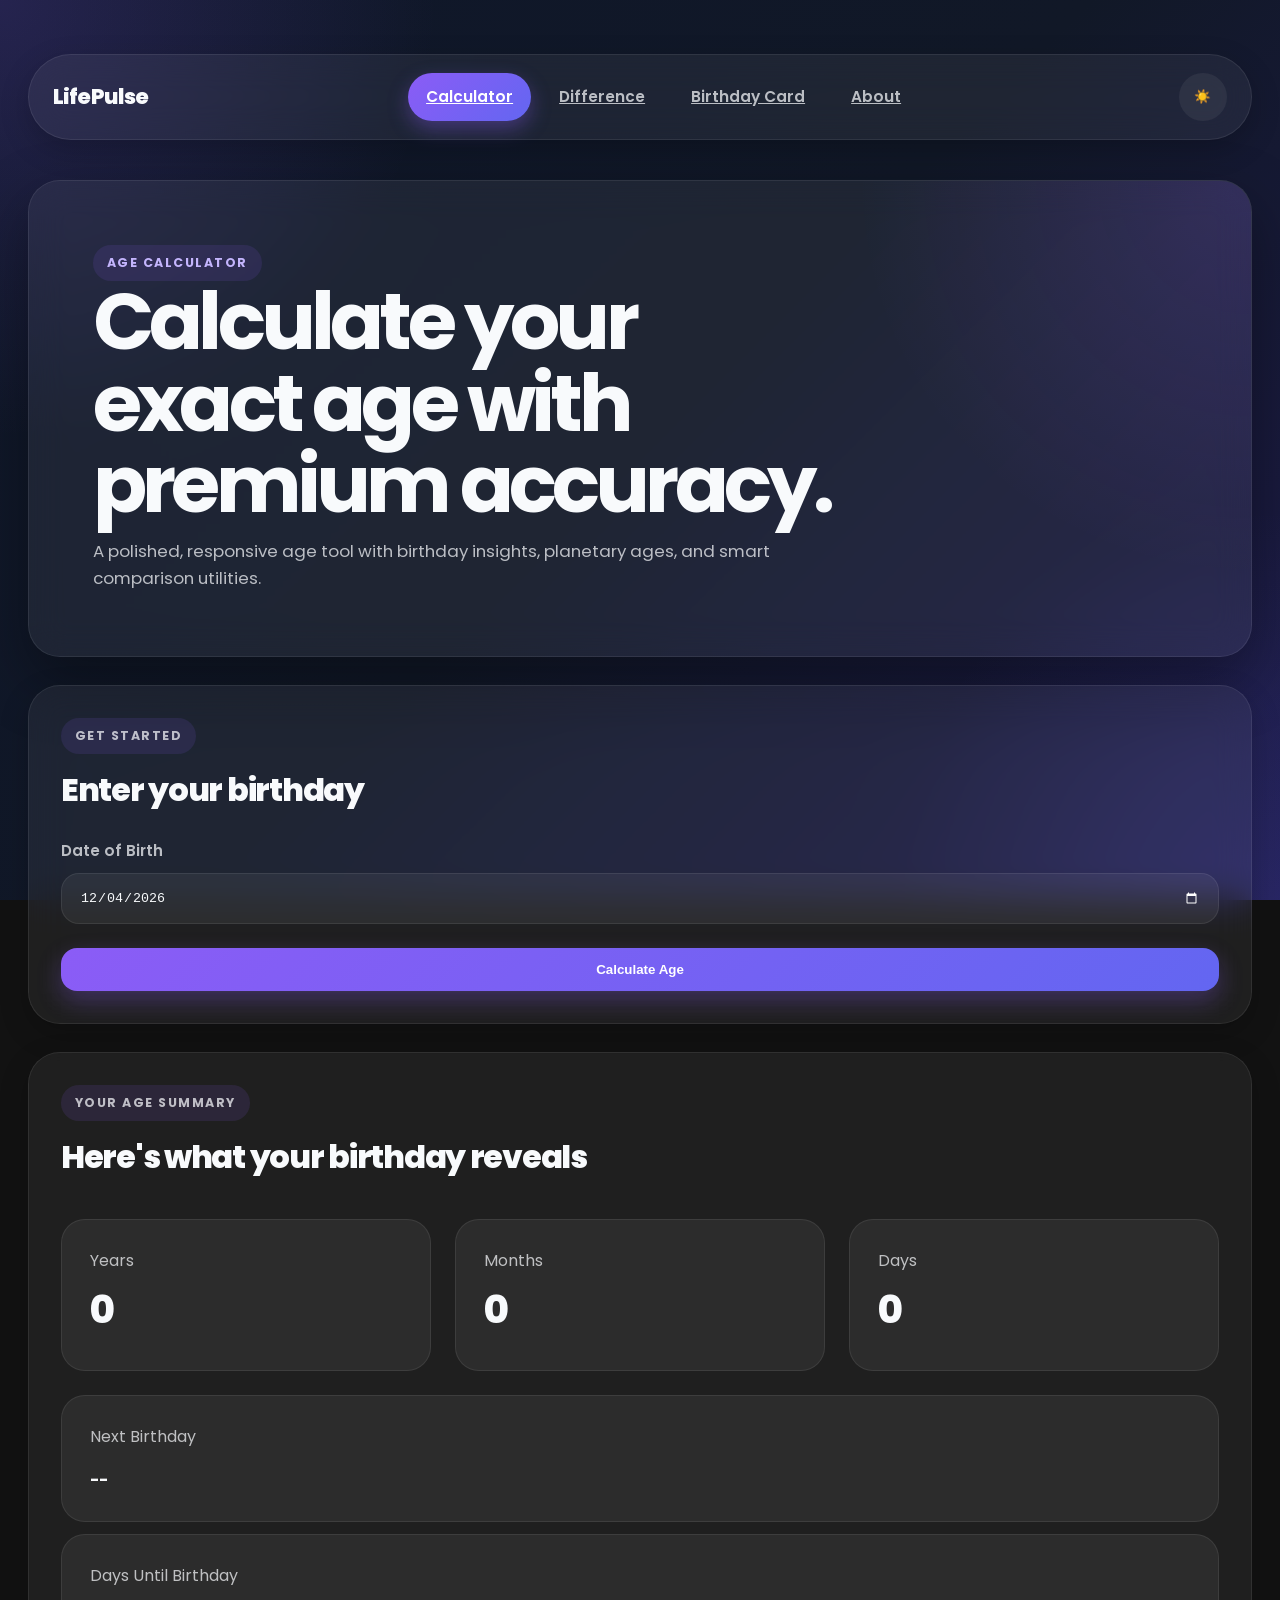
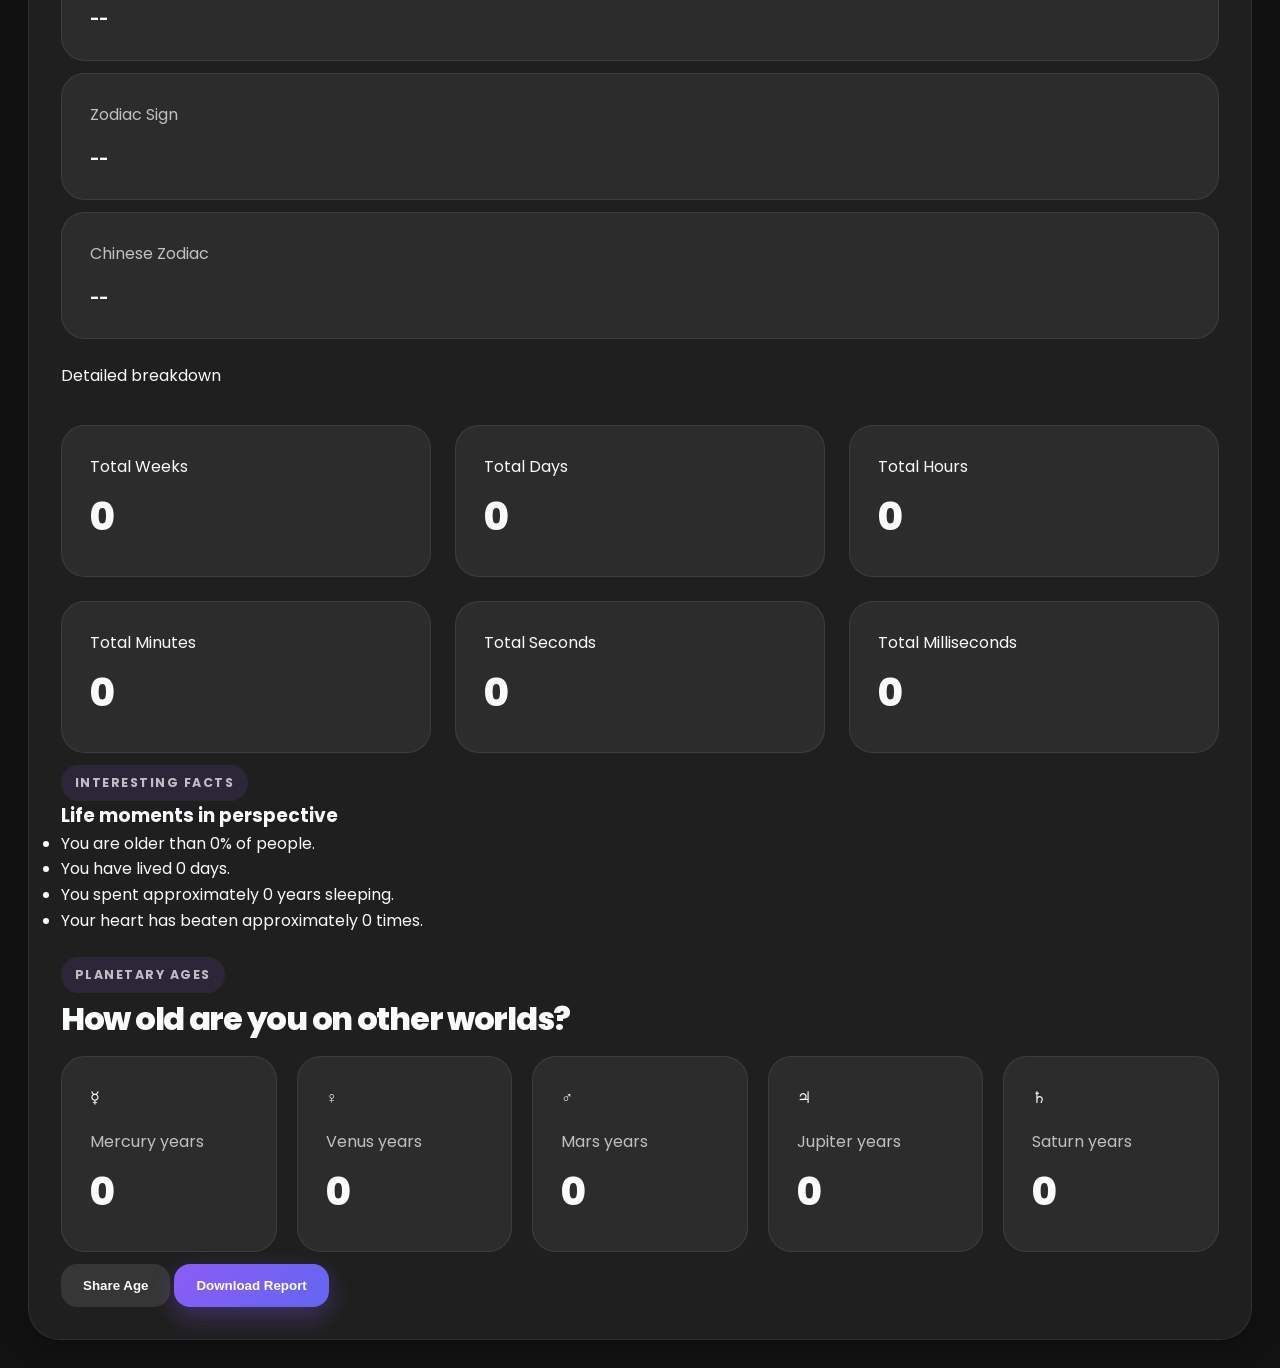
<file: public/age-calculator/index.html>
<!DOCTYPE html>
﻿<!doctype html>
<html lang="en">
  <head>
    <meta charset="UTF-8" />
    <meta name="viewport" content="width=device-width, initial-scale=1.0" />
    <title>Age Calculator — LifePulse</title>
    <link rel="preconnect" href="https://fonts.googleapis.com" />
    <link rel="preconnect" href="https://fonts.gstatic.com" crossorigin />
    <link href="https://fonts.googleapis.com/css2?family=Poppins:wght@400;500;600;700;800&display=swap" rel="stylesheet" />
    <link rel="stylesheet" href="style.css" />
  </head>
  <body data-page="calculator">
    <div class="app-shell">
      <header class="topbar">
        <div class="brand">LifePulse</div>
        <nav class="desktop-nav">
          <a href="index.html" class="nav-link active">Calculator</a>
          <a href="difference.html" class="nav-link">Difference</a>
          <a href="birthday.html" class="nav-link">Birthday Card</a>
          <a href="about.html" class="nav-link">About</a>
        </nav>
        <div class="topbar-actions">
          <button id="theme-toggle" class="icon-button" aria-label="Toggle dark mode">🌙</button>
          <button id="menu-toggle" class="icon-button menu-button" aria-label="Open navigation" aria-expanded="false">
            <svg class="menu-svg" width="20" height="20" viewBox="0 0 24 24" fill="none" aria-hidden="true">
              <path d="M3 6h18M3 12h18M3 18h18" stroke="currentColor" stroke-width="2" stroke-linecap="round" stroke-linejoin="round" />
            </svg>
          </button>
        </div>
      </header>
      <div id="mobile-menu" class="mobile-menu">
        <nav class="mobile-nav">
          <a href="index.html" class="mobile-link active">Calculator</a>
          <a href="difference.html" class="mobile-link">Difference</a>
          <a href="birthday.html" class="mobile-link">Birthday Card</a>
          <a href="about.html" class="mobile-link">About</a>
        </nav>
      </div>
      <main class="page-content">
        <section class="hero-panel">
          <div class="hero-copy-block">
            <p class="eyebrow">Age Calculator</p>
            <h1>Calculate your exact age with premium accuracy.</h1>
            <p class="hero-copy">A polished, responsive age tool with birthday insights, planetary ages, and smart comparison utilities.</p>
          </div>
        </section>
        <section class="grid-section one-column">
          <div class="panel glass-panel input-panel">
            <div class="panel-header">
              <p class="eyebrow">Get started</p>
              <h2>Enter your birthday</h2>
            </div>
            <div class="field-group">
              <label for="dob">Date of Birth</label>
              <input type="date" id="dob" class="field-input" />
            </div>
            <button id="calculate-btn" class="primary-button full-width">Calculate Age</button>
          </div>
        </section>
        <section class="panel glass-panel stats-wrapper hidden" id="age-results">
          <div class="panel-header">
            <p class="eyebrow">Your age summary</p>
            <h2>Here's what your birthday reveals</h2>
          </div>
          <div class="age-grid">
            <div class="stat-card purple-card">
              <p class="stat-label">Years</p>
              <span class="stat-number" id="years">0</span>
            </div>
            <div class="stat-card violet-card">
              <p class="stat-label">Months</p>
              <span class="stat-number" id="months">0</span>
            </div>
            <div class="stat-card indigo-card">
              <p class="stat-label">Days</p>
              <span class="stat-number" id="days">0</span>
            </div>
          </div>
          <div class="info-grid highlight-grid">
            <div class="info-card">
              <p class="info-title">Next Birthday</p>
              <strong id="next-birthday">--</strong>
            </div>
            <div class="info-card">
              <p class="info-title">Days Until Birthday</p>
              <strong id="days-until">--</strong>
            </div>
            <div class="info-card">
              <p class="info-title">Zodiac Sign</p>
              <strong id="zodiac">--</strong>
            </div>
            <div class="info-card">
              <p class="info-title">Chinese Zodiac</p>
              <strong id="chinese-zodiac-name">--</strong>
            </div>
          </div>
          <div class="panel-subheading">Detailed breakdown</div>
          <div class="detail-grid">
            <div class="detail-card">
              <span>Total Weeks</span>
              <strong id="weeks">0</strong>
            </div>
            <div class="detail-card">
              <span>Total Days</span>
              <strong id="total-days">0</strong>
            </div>
            <div class="detail-card">
              <span>Total Hours</span>
              <strong id="total-hours">0</strong>
            </div>
            <div class="detail-card">
              <span>Total Minutes</span>
              <strong id="total-minutes">0</strong>
            </div>
            <div class="detail-card">
              <span>Total Seconds</span>
              <strong id="total-seconds">0</strong>
            </div>
            <div class="detail-card">
              <span>Total Milliseconds</span>
              <strong id="total-milliseconds">0</strong>
            </div>
          </div>
          <div class="story-card facts-card">
            <div>
              <p class="eyebrow">Interesting Facts</p>
              <h3>Life moments in perspective</h3>
            </div>
            <ul class="facts-list">
              <li id="fact-one">You are older than 0% of people.</li>
              <li id="fact-two">You have lived 0 days.</li>
              <li id="fact-three">You spent approximately 0 years sleeping.</li>
              <li id="fact-four">Your heart has beaten approximately 0 times.</li>
            </ul>
          </div>
          <div class="planet-section">
            <div class="section-header">
              <div>
                <p class="eyebrow">Planetary Ages</p>
                <h3>How old are you on other worlds?</h3>
              </div>
            </div>
            <div class="planet-grid">
              <div class="planet-card mercury">
                <span class="planet-icon">☿</span>
                <p>Mercury years</p>
                <strong id="age-mercury">0</strong>
              </div>
              <div class="planet-card venus">
                <span class="planet-icon">♀</span>
                <p>Venus years</p>
                <strong id="age-venus">0</strong>
              </div>
              <div class="planet-card mars">
                <span class="planet-icon">♂</span>
                <p>Mars years</p>
                <strong id="age-mars">0</strong>
              </div>
              <div class="planet-card jupiter">
                <span class="planet-icon">♃</span>
                <p>Jupiter years</p>
                <strong id="age-jupiter">0</strong>
              </div>
              <div class="planet-card saturn">
                <span class="planet-icon">♄</span>
                <p>Saturn years</p>
                <strong id="age-saturn">0</strong>
              </div>
            </div>
          </div>
          <div class="action-row result-actions">
            <button id="share-btn" class="secondary-button">Share Age</button>
            <button id="download-btn" class="primary-button">Download Report</button>
          </div>
        </section>
      </main>
    </div>
    <script src="script.js"></script>
  </body>
</html>
</file>
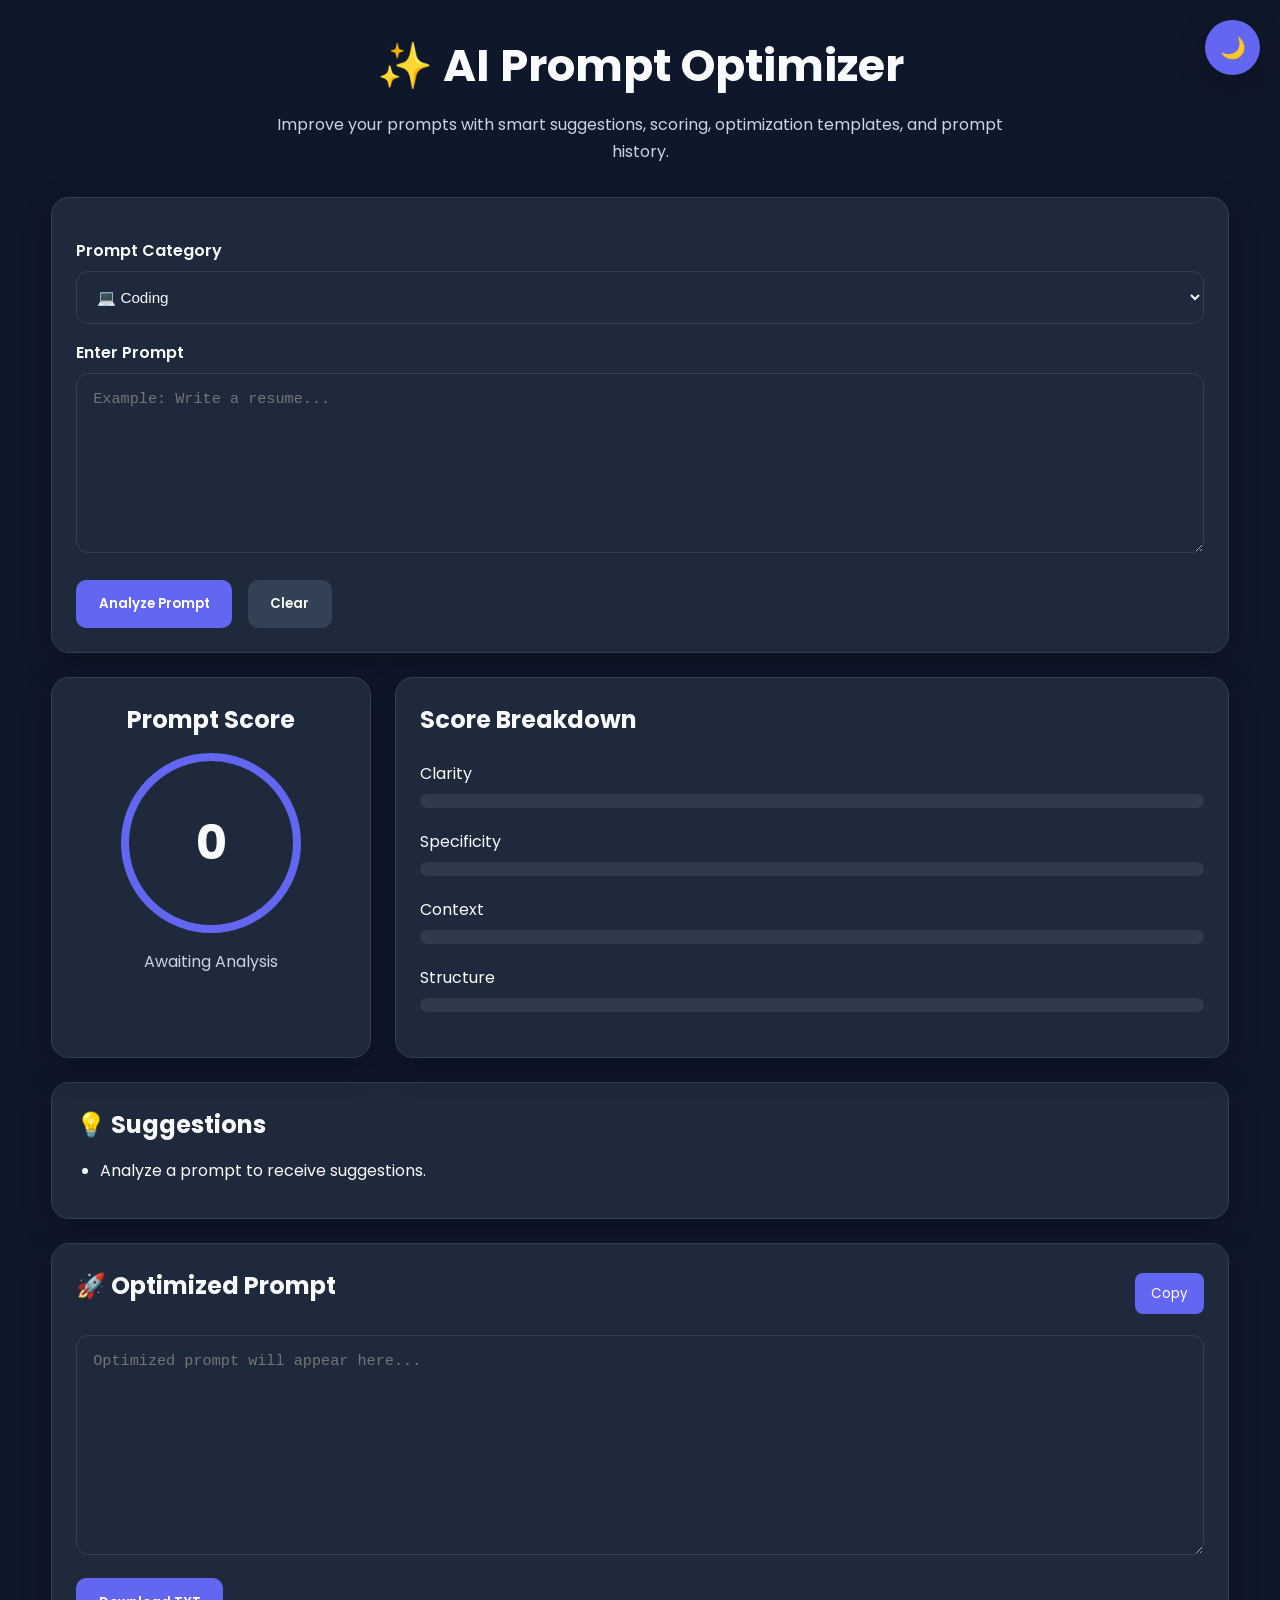
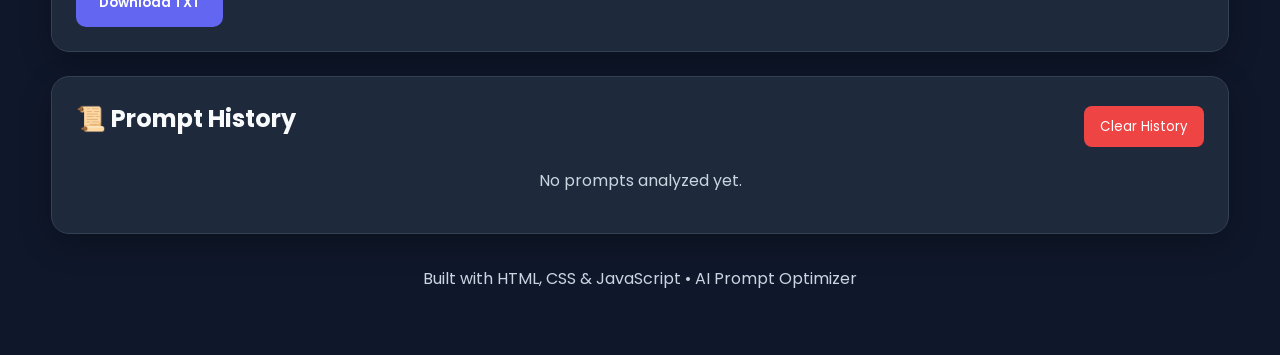
<file: public/AI-Prompt-Optimizer/index.html>
<!DOCTYPE html>
<html lang="en">
<head>
  <meta charset="UTF-8">
  <meta name="viewport" content="width=device-width, initial-scale=1.0">
  <title>AI Prompt Optimizer</title>
  <link rel="stylesheet" href="styles.css">
  <link rel="preconnect" href="https://fonts.googleapis.com">
  <link rel="preconnect" href="https://fonts.gstatic.com" crossorigin>
  <link href="https://fonts.googleapis.com/css2?family=Poppins:wght@300;400;500;600;700&display=swap" rel="stylesheet">
</head>

<body>

  <button id="themeToggle" class="theme-toggle">
    🌙
  </button>

  <div class="container">

    <header>
      <h1>✨ AI Prompt Optimizer</h1>
      <p>
        Improve your prompts with smart suggestions, scoring,
        optimization templates, and prompt history.
      </p>
    </header>

    <section class="prompt-section">

      <label for="category">Prompt Category</label>

      <select id="category">
        <option value="coding">💻 Coding</option>
        <option value="writing">✍️ Writing</option>
        <option value="resume">📄 Resume</option>
        <option value="marketing">📢 Marketing</option>
        <option value="study">📚 Study</option>
      </select>

      <label for="promptInput">Enter Prompt</label>

      <textarea
        id="promptInput"
        placeholder="Example: Write a resume..."
      ></textarea>

      <div class="button-group">
        <button id="analyzeBtn">
          Analyze Prompt
        </button>

        <button id="clearBtn" class="secondary">
          Clear
        </button>
      </div>

    </section>

    <section class="results-section">

      <div class="score-card">

        <h2>Prompt Score</h2>

        <div class="score-circle">
          <span id="scoreValue">0</span>
        </div>

        <p id="scoreLabel">
          Awaiting Analysis
        </p>

      </div>

      <div class="breakdown-card">

        <h2>Score Breakdown</h2>

        <div class="metric">
          <span>Clarity</span>
          <div class="bar">
            <div id="clarityBar" class="fill"></div>
          </div>
        </div>

        <div class="metric">
          <span>Specificity</span>
          <div class="bar">
            <div id="specificityBar" class="fill"></div>
          </div>
        </div>

        <div class="metric">
          <span>Context</span>
          <div class="bar">
            <div id="contextBar" class="fill"></div>
          </div>
        </div>

        <div class="metric">
          <span>Structure</span>
          <div class="bar">
            <div id="structureBar" class="fill"></div>
          </div>
        </div>

      </div>

    </section>

    <section class="suggestions-section">

      <h2>💡 Suggestions</h2>

      <ul id="suggestionsList">
        <li>Analyze a prompt to receive suggestions.</li>
      </ul>

    </section>

    <section class="optimized-section">

      <div class="section-header">
        <h2>🚀 Optimized Prompt</h2>

        <button id="copyBtn" class="small-btn">
          Copy
        </button>
      </div>

      <textarea
        id="optimizedPrompt"
        readonly
        placeholder="Optimized prompt will appear here..."
      ></textarea>

      <div class="action-buttons">

        <button id="downloadBtn">
          Download TXT
        </button>

      </div>

    </section>

    <section class="history-section">

      <div class="section-header">

        <h2>📜 Prompt History</h2>

        <button id="clearHistoryBtn" class="small-btn danger">
          Clear History
        </button>

      </div>

      <div id="historyContainer">

        <div class="history-placeholder">
          No prompts analyzed yet.
        </div>

      </div>

    </section>

    <footer>
      <p>
        Built with HTML, CSS & JavaScript • AI Prompt Optimizer
      </p>
    </footer>

  </div>

  <script src="script.js"></script>

</body>
</html>
</file>
<file: Hangman-Game/style.css>
*{
    margin:0;
    padding:0;
    box-sizing:border-box;
    font-family:Arial,sans-serif;
}

body{
    background:#0d1117;
    color:white;
    min-height:100vh;
    display:flex;
    justify-content:center;
    align-items:center;
}

.container{
    width:90%;
    max-width:900px;
    padding:20px;
    text-align:center;
}

h1{
    color:#00ffcc;
    margin-bottom:20px;
    text-shadow:0 0 15px #00ffcc;
}

.top-controls{
    display:flex;
    justify-content:center;
    gap:10px;
    flex-wrap:wrap;
    margin-bottom:25px;
}

select,button{
    padding:10px 15px;
    border:none;
    border-radius:8px;
    font-size:16px;
}

button{
    background:#00ffcc;
    color:black;
    cursor:pointer;
    font-weight:bold;
}

button:hover{
    transform:scale(1.05);
}

.game-area{
    display:flex;
    justify-content:space-around;
    align-items:center;
    flex-wrap:wrap;
    gap:20px;
}

.hangman-box{
    background:#161b22;
    padding:20px;
    border-radius:10px;
    box-shadow:0 0 15px #00ffcc;
}

.word-box{
    min-width:300px;
}

#wordDisplay{
    font-size:2rem;
    letter-spacing:10px;
    margin-bottom:15px;
}

#message{
    margin-top:10px;
    font-weight:bold;
    color:#00ffcc;
}

.keyboard{
    margin-top:30px;
    display:grid;
    grid-template-columns:repeat(7,1fr);
    gap:8px;
}

.keyboard button{
    background:#21262d;
    color:white;
}

.keyboard button:hover{
    background:#00ffcc;
    color:black;
}
</file>
<file: zen-breathing-visualizer/styles.css>
* {
  box-sizing: border-box;
  margin: 0;
  padding: 0;
  font-family: "Plus Jakarta Sans", sans-serif;
}

body {
  background: radial-gradient(circle at center, #0f172a 0%, #020617 100%);
  color: #f8fafc;
  min-height: 100vh;
  display: flex;
  justify-content: center;
  align-items: center;
  padding: 20px;
  overflow-x: hidden;
}

.app-container {
  width: 100%;
  max-width: 700px;
  margin: 0 auto;
}

.app-header {
  text-align: center;
  margin-bottom: 50px;
}

.app-header h1 {
  font-size: 2.2rem;
  font-weight: 700;
  color: #fff;
  display: flex;
  align-items: center;
  justify-content: center;
  gap: 12px;
  letter-spacing: -0.025em;
}

.app-header h1 i {
  color: #38bdf8;
  animation: floatIcon 4s ease-in-out infinite;
}

.app-header p {
  color: #94a3b8;
  font-size: 0.95rem;
  margin-top: 10px;
  max-width: 480px;
  margin-left: auto;
  margin-right: auto;
  line-height: 1.5;
}

.visualizer-workspace {
  display: flex;
  flex-direction: column;
  align-items: center;
  gap: 50px;
}

/* THE BREATHING VECTOR CORE SPHERE STYLING */
.breathing-stage {
  position: relative;
  width: 260px;
  height: 260px;
  display: flex;
  justify-content: center;
  align-items: center;
}

.outer-glow-ring {
  position: absolute;
  width: 100%;
  height: 100%;
  border-radius: 50%;
  background: rgba(56, 189, 248, 0.08);
  filter: blur(20px);
  transform: scale(1);
  transition: transform 0.5s ease;
}

.breathing-sphere {
  width: 160px;
  height: 160px;
  border-radius: 50%;
  background: transform-gpu;
  background: radial-gradient(circle at 30% 30%, #38bdf8 0%, #0369a1 100%);
  box-shadow:
    0 0 50px rgba(56, 189, 248, 0.4),
    inset -10px -10px 25px rgba(0, 0, 0, 0.4);
  display: flex;
  justify-content: center;
  align-items: center;
  z-index: 2;
  transform: scale(1);
  transition: transform 1s cubic-bezier(0.4, 0, 0.2, 1);
}

#breathText {
  font-size: 1.15rem;
  font-weight: 700;
  color: #fff;
  text-transform: uppercase;
  letter-spacing: 0.05em;
  text-shadow: 0 2px 4px rgba(0, 0, 0, 0.3);
  pointer-events: none;
}

.timer-overlay {
  position: absolute;
  bottom: -15px;
  background: rgba(30, 41, 59, 0.7);
  border: 1px solid rgba(255, 255, 255, 0.08);
  backdrop-filter: blur(8px);
  padding: 4px 14px;
  border-radius: 20px;
  font-size: 0.85rem;
  font-weight: 600;
  color: #cbd5e1;
}

/* PRESET PANEL CARDS */
.controls-card {
  background: rgba(15, 23, 42, 0.6);
  border: 1px solid rgba(255, 255, 255, 0.05);
  backdrop-filter: blur(12px);
  border-radius: 24px;
  padding: 30px;
  width: 100%;
  box-shadow: 0 20px 40px rgba(0, 0, 0, 0.4);
}

.controls-card h2 {
  font-size: 1.1rem;
  font-weight: 600;
  color: #cbd5e1;
  margin-bottom: 20px;
  text-align: center;
}

.preset-grid {
  display: flex;
  flex-direction: column;
  gap: 12px;
  margin-bottom: 25px;
}

.btn-preset {
  background: rgba(30, 41, 59, 0.4);
  border: 1px solid rgba(255, 255, 255, 0.04);
  padding: 16px;
  border-radius: 14px;
  text-align: left;
  cursor: pointer;
  color: #94a3b8;
  display: flex;
  flex-direction: column;
  gap: 4px;
  transition: all 0.25s ease;
}

.btn-preset strong {
  color: #e2e8f0;
  font-size: 0.95rem;
}

.btn-preset span {
  font-size: 0.8rem;
}

.btn-preset:hover {
  background: rgba(30, 41, 59, 0.8);
  border-color: rgba(56, 189, 248, 0.3);
}

.btn-preset.active {
  background: rgba(56, 189, 248, 0.08);
  border-color: #38bdf8;
  color: #cbd5e1;
}

.btn-preset.active strong {
  color: #38bdf8;
}

/* ACTIONS FOOTER */
.action-footer {
  display: flex;
  gap: 16px;
}

.btn-primary,
.btn-secondary {
  padding: 14px 24px;
  border-radius: 12px;
  font-size: 0.95rem;
  font-weight: 600;
  cursor: pointer;
  border: none;
  display: flex;
  justify-content: center;
  align-items: center;
  gap: 8px;
  transition: all 0.2s ease;
}

.btn-primary {
  flex: 2;
  background: #38bdf8;
  color: #020617;
}

.btn-primary:hover {
  background: #7dd3fc;
  box-shadow: 0 0 20px rgba(56, 189, 248, 0.3);
}

.btn-secondary {
  flex: 1;
  background: rgba(30, 41, 59, 0.6);
  color: #cbd5e1;
  border: 1px solid rgba(255, 255, 255, 0.08);
}

.btn-secondary:hover {
  background: rgba(30, 41, 59, 1);
  color: #fff;
}

/* ENHANCED ANIMATION PATHS */
@keyframes floatIcon {
  0%,
  100% {
    transform: translateY(0) rotate(0deg);
  }
  50% {
    transform: translateY(-6px) rotate(8deg);
  }
}
</file>
<file: public/2048_game/style.css>
/* =============================================
   2048 — style.css
   Author: GSSoC Contribution
   ============================================= */

:root {
  --tile-size: 94px;
  --tile-gap: 10px;
  --board-pad: 12px;
}

/* ---------- Reset ---------- */
*,
*::before,
*::after {
  box-sizing: border-box;
  margin: 0;
  padding: 0;
}

/* ---------- Root variables ---------- */
:root {
  --tile-size: 94px;
  --tile-gap: 10px;
  --board-pad: 12px;
  --radius-tile: 10px;
  --radius-card: 12px;
  --radius-board: 16px;
  --anim-tile: 0.11s ease;
  --font: 'Nunito', sans-serif;
}

/* ---------- Body / App wrapper ---------- */
body {
  font-family: var(--font);
  min-height: 100vh;
  display: flex;
  align-items: flex-start;
  justify-content: center;
  padding: 16px 8px 32px;
  transition: background 0.4s;
}

body.light {
  background: #f0eef7;
}
body.dark {
  background: #060e1a;
}

#g {
  font-family: var(--font);
  padding: 20px 18px 24px;
  max-width: 500px;
  width: 100%;
  border-radius: 22px;
  position: relative;
  overflow: visible;
  transition: background 0.4s;
}

body.light #g {
  background: #ffffff;
}
body.dark #g {
  background: #0a1628;
}

/* ---------- Animated background blobs ---------- */
.blobs {
  position: absolute;
  inset: 0;
  pointer-events: none;
  z-index: 0;
  border-radius: 22px;
  overflow: hidden;
}

.blob {
  position: absolute;
  border-radius: 50%;
  opacity: 0.17;
  animation: drift 9s ease-in-out infinite alternate;
}

@keyframes drift {
  0% {
    transform: translate(0, 0) scale(1);
  }
  100% {
    transform: translate(20px, 14px) scale(1.09);
  }
}

/* Light theme blobs */
body.light .b1 {
  width: 280px;
  height: 280px;
  background: #e040fb;
  top: -80px;
  left: -70px;
  animation-delay: 0s;
}
body.light .b2 {
  width: 220px;
  height: 220px;
  background: #ff6b6b;
  bottom: -60px;
  right: -50px;
  animation-delay: -3s;
}
body.light .b3 {
  width: 190px;
  height: 190px;
  background: #4fc3f7;
  top: 35%;
  right: -60px;
  animation-delay: -5s;
}
body.light .b4 {
  width: 160px;
  height: 160px;
  background: #69f0ae;
  bottom: 15%;
  left: -40px;
  animation-delay: -2s;
}

/* Reduce blob intensity on light background */
body.light .blob {
  opacity: 0.10;
}

/* Dark theme blobs */
body.dark .b1 {
  width: 280px;
  height: 280px;
  background: #00bcd4;
  top: -80px;
  left: -70px;
  animation-delay: 0s;
}
body.dark .b2 {
  width: 220px;
  height: 220px;
  background: #7c4dff;
  bottom: -60px;
  right: -50px;
  animation-delay: -3s;
}
body.dark .b3 {
  width: 190px;
  height: 190px;
  background: #00e676;
  top: 35%;
  right: -60px;
  animation-delay: -5s;
}
body.dark .b4 {
  width: 160px;
  height: 160px;
  background: #ff6e40;
  bottom: 15%;
  left: -40px;
  animation-delay: -2s;
}

/* ---------- Confetti canvas ---------- */
#confetti-canvas {
  position: absolute;
  inset: 0;
  pointer-events: none;
  z-index: 40;
  border-radius: var(--radius-board);
  width: 100%;
  height: 100%;
}

/* ---------- Inner content ---------- */
#inner {
  position: relative;
  z-index: 1;
}

/* ---------- Header ---------- */
.hdr {
  display: flex;
  justify-content: space-between;
  align-items: center;
  margin-bottom: 12px;
}

.logo {
  font-size: 52px;
  font-weight: 900;
  line-height: 1;
  letter-spacing: -2px;
  background: linear-gradient(135deg, #ff9a3c, #ff6b6b, #e040fb);
  -webkit-background-clip: text;
  -webkit-text-fill-color: transparent;
  background-clip: text;
  user-select: none;
}

body.light .logo {
  background: linear-gradient(135deg, #d35400, #8e24aa);
  -webkit-background-clip: text;
  -webkit-text-fill-color: transparent;
  background-clip: text;
}

body.dark .logo {
  background: linear-gradient(135deg, #00e5ff, #69f0ae, #b388ff);
  -webkit-background-clip: text;
  background-clip: text;
}

/* ---------- Score boxes ---------- */
.score-row {
  display: flex;
  gap: 7px;
}

.sc {
  border-radius: var(--radius-card);
  padding: 7px 14px;
  text-align: center;
  min-width: 78px;
  background: rgba(255, 255, 255, 0.12);
  border: 1px solid rgba(255, 255, 255, 0.18);
  transition: background 0.35s;
}

body.light .sc {
  background: rgba(0, 0, 0, 0.05);
  border: 1px solid rgba(0, 0, 0, 0.1);
}

.sc-lbl {
  font-size: 10px;
  font-weight: 800;
  color: rgba(255, 255, 255, 0.55);
  letter-spacing: 1.5px;
  text-transform: uppercase;
}

body.light .sc-lbl {
  color: rgba(0, 0, 0, 0.45);
}

.sc-val {
  font-size: 21px;
  font-weight: 900;
  color: #fff;
}

body.light .sc-val {
  color: #1a0533;
}

.sc-val.bump {
  animation: sbump 0.2s ease;
}

@keyframes sbump {
  50% {
    transform: scale(1.28);
  }
}

.gold-flash {
  background: linear-gradient(135deg, #f9a825, #ff6f00) !important;
  border-color: transparent !important;
}

/* ---------- Controls ---------- */
.ctrl {
  display: flex;
  justify-content: space-between;
  align-items: center;
  margin-bottom: 8px;
}

.btns {
  display: flex;
  gap: 7px;
}

.btn {
  font-family: var(--font);
  font-weight: 800;
  font-size: 15px;
  border: 1px solid rgba(255, 255, 255, 0.25);
  border-radius: 10px;
  padding: 10px 18px;
  cursor: pointer;
  color: #fff;
  background: rgba(255, 255, 255, 0.15);
  letter-spacing: 0.2px;
  transition:
    transform 0.12s,
    background 0.15s;
}

.btn:hover  { background: rgba(255, 255, 255, 0.25); }
.btn:active { transform: scale(0.93); }
.btn.sm     { padding: 6px 12px; font-size: 14px; }

body.light .btn {
  color: #1a0533;
  background: rgba(0, 0, 0, 0.06);
  border: 1px solid rgba(0, 0, 0, 0.15);
}
body.light .btn:hover {
  background: rgba(0, 0, 0, 0.1);
}

.top-icons {
  display: flex;
  gap: 7px;
}

.icon-btn {
  background: rgba(255, 255, 255, 0.12);
  border: 1.5px solid rgba(255, 255, 255, 0.3);
  border-radius: 50%;
  width: 42px;
  height: 42px;
  font-size: 20px;
  cursor: pointer;
  display: flex;
  align-items: center;
  justify-content: center;
  transition: transform 0.2s;
  color: #fff;
}

.icon-btn:hover {
  transform: rotate(30deg) scale(1.1);
}

body.light .icon-btn {
  color: #1a0533;
  background: rgba(0, 0, 0, 0.05);
  border: 1.5px solid rgba(0, 0, 0, 0.15);
}

/* ---------- Mode buttons ---------- */
.mode-row {
  display: flex;
  gap: 6px;
  margin-bottom: 9px;
  justify-content: center;
}

.mode-btn {
  font-family: var(--font);
  font-size: 14px;
  font-weight: 800;
  border: 1.5px solid rgba(255, 255, 255, 0.25);
  background: rgba(255, 255, 255, 0.08);
  color: rgba(255, 255, 255, 0.6);
  border-radius: 8px;
  padding: 8px 16px;
  cursor: pointer;
  transition: all 0.2s;
}

.mode-btn.active {
  background: rgba(255, 255, 255, 0.22);
  color: #fff;
  border-color: rgba(255, 255, 255, 0.5);
}

body.light .mode-btn {
  color: rgba(0, 0, 0, 0.55);
  background: rgba(0, 0, 0, 0.04);
  border: 1.5px solid rgba(0, 0, 0, 0.15);
}
body.light .mode-btn.active {
  background: rgba(0, 0, 0, 0.12);
  color: #1a0533;
  border-color: rgba(0, 0, 0, 0.3);
}

/* ---------- Timer bar ---------- */
.timer-bar {
  height: 4px;
  background: rgba(255, 255, 255, 0.15);
  border-radius: 2px;
  margin-bottom: 9px;
  overflow: hidden;
  display: none;
}

body.light .timer-bar {
  background: rgba(0, 0, 0, 0.1);
}

.timer-fill {
  height: 100%;
  border-radius: 2px;
  background: linear-gradient(90deg, #69f0ae, #00bcd4);
  transition:
    width 0.1s linear,
    background 0.4s;
}

.timer-fill.danger {
  background: linear-gradient(90deg, #ff6b6b, #f44336);
}

/* ---------- Meta row ---------- */
.meta-row {
  display: flex;
  justify-content: space-between;
  align-items: center;
  margin-bottom: 7px;
  padding: 0 2px;
}

.meta-item {
  font-size: 14px;
  font-weight: 800;
  color: rgba(255, 255, 255, 0.45);
  letter-spacing: 0.3px;
}

.meta-item span {
  color: rgba(255, 255, 255, 0.85);
}

body.light .meta-item {
  color: rgba(0, 0, 0, 0.45);
}
body.light .meta-item span {
  color: rgba(0, 0, 0, 0.85);
}

/* ---------- Combo streak ---------- */
.streak {
  text-align: center;
  font-size: 13px;
  font-weight: 900;
  color: #ffd54f;
  letter-spacing: 0.5px;
  min-height: 17px;
  margin-bottom: 7px;
  opacity: 0;
  transition: opacity 0.3s;
  text-shadow: 0 0 14px rgba(255, 213, 79, 0.9);
}

.streak.show {
  opacity: 1;
}

body.light .streak {
  color: #e65100;
  text-shadow: 0 0 14px rgba(230, 81, 0, 0.4);
}

/* ---------- Board ---------- */
.wrap {
  position: relative;
  width: fit-content;
  margin: 0 auto;
  overflow: hidden;
}

.board {
  display: grid;
  grid-template-columns: repeat(var(--N, 4), var(--tile-size));
  grid-template-rows: repeat(var(--N, 4), var(--tile-size));
  gap: var(--tile-gap);
  padding: var(--board-pad);
  border-radius: var(--radius-board);
  transition: background 0.3s;
  z-index: 1;
}

body.light .board {
  background: rgba(0, 0, 0, 0.06);
  border: 1px solid rgba(0, 0, 0, 0.08);
}

body.dark .board {
  background: rgba(0, 0, 0, 0.5);
  border: 1px solid rgba(255, 255, 255, 0.08);
}

.cell {
  width: var(--tile-size);
  height: var(--tile-size);
  border-radius: var(--radius-tile);
}

body.light .cell {
  background: rgba(0, 0, 0, 0.04);
}
body.dark .cell {
  background: rgba(255, 255, 255, 0.04);
}

/* ---------- Tiles layer ---------- */
.tiles-layer {
  position: absolute;
  inset: 0;
  pointer-events: none;
  inset: 0;
  z-index: 5;
}

.tile {
  position: absolute;
  width: var(--tile-size);
  height: var(--tile-size);
  border-radius: var(--radius-tile);
  display: flex;
  align-items: center;
  justify-content: center;
  font-family: var(--font);
  font-weight: 900;
  border: 1.5px solid rgba(255, 255, 255, 0.22);
  transition: top 0.18s ease, left 0.18s ease;
  user-select: none;
  box-sizing: border-box;
}

body.light .tile {
  border: 1.5px solid rgba(0, 0, 0, 0.08);
}

.tile.new {
  animation: tpop 0.2s cubic-bezier(0.34, 1.56, 0.64, 1);
}
.tile.merged {
  animation: tmerge 0.22s cubic-bezier(0.34, 1.56, 0.64, 1);
}

@keyframes tpop {
  0% {
    transform: scale(0) rotate(-8deg);
    opacity: 0;
  }
  65% {
    transform: scale(1.12);
  }
  100% {
    transform: scale(1);
    opacity: 1;
  }
}

@keyframes tmerge {
  45% {
    transform: scale(1.22);
  }
  100% {
    transform: scale(1);
  }
}

/* ---------- Tile colours ---------- */
.tile[data-val='2'] {
  background: linear-gradient(135deg, #f8f9fa, #e9ecef);
  color: #495057;
  font-size: 36px;
}
.tile[data-val='4'] {
  background: linear-gradient(135deg, #fff3e0, #ffe0b2);
  color: #e65100;
  font-size: 36px;
}
.tile[data-val='8'] {
  background: linear-gradient(135deg, #ff9800, #f44336);
  color: #fff;
  font-size: 36px;
}
.tile[data-val='16'] {
  background: linear-gradient(135deg, #f44336, #e91e63);
  color: #fff;
  font-size: 36px;
}
.tile[data-val='32'] {
  background: linear-gradient(135deg, #e91e63, #9c27b0);
  color: #fff;
  font-size: 36px;
}
.tile[data-val='64'] {
  background: linear-gradient(135deg, #9c27b0, #673ab7);
  color: #fff;
  font-size: 36px;
}
.tile[data-val='128'] {
  background: linear-gradient(135deg, #3f51b5, #2196f3);
  color: #fff;
  font-size: 28px;
}
.tile[data-val='256'] {
  background: linear-gradient(135deg, #2196f3, #00bcd4);
  color: #fff;
  font-size: 28px;
}
.tile[data-val='512'] {
  background: linear-gradient(135deg, #00bcd4, #4caf50);
  color: #fff;
  font-size: 28px;
}
.tile[data-val='1024'] {
  background: linear-gradient(135deg, #4caf50, #cddc39);
  color: #fff;
  font-size: 22px;
}
.tile[data-val='2048'] {
  background: linear-gradient(135deg, #ffd700, #ff9800, #ff5722);
  color: #fff;
  font-size: 22px;
}
.tile[data-val='big'] {
  background: linear-gradient(135deg, #212121, #424242);
  color: #fff;
  font-size: 16px;
}

/* ---------- Merge particles ---------- */
.particle {
  position: absolute;
  pointer-events: none;
  width: 7px;
  height: 7px;
  border-radius: 50%;
  animation: particle-fly 0.6s ease forwards;
  z-index: 25;
}

@keyframes particle-fly {
  0% {
    opacity: 1;
    transform: translate(0, 0) scale(1);
  }
  100% {
    opacity: 0;
    transform: translate(var(--px), var(--py)) scale(0);
  }
}

/* ---------- Score float ---------- */
.score-float {
  position: absolute;
  font-family: var(--font);
  font-weight: 900;
  font-size: 15px;
  color: #fff;
  pointer-events: none;
  animation: floatup 0.65s ease forwards;
  z-index: 20;
  text-shadow: 0 0 10px rgba(255, 255, 255, 0.9);
}

body.light .score-float {
  color: #1a0533;
  text-shadow: 0 0 10px rgba(255, 255, 255, 0.9);
}

@keyframes floatup {
  0% {
    opacity: 1;
    transform: translateY(0);
  }
  100% {
    opacity: 0;
    transform: translateY(-52px);
  }
}

/* ---------- Game over / win overlay ---------- */
.ov {
  position: absolute;
  inset: 0;
  border-radius: var(--radius-board);
  display: flex;
  flex-direction: column;
  align-items: center;
  justify-content: center;
  gap: 11px;

  z-index: 9999; /* FIX */
  animation: fdin 0.35s ease;

  backdrop-filter: blur(6px);
}

body.light .ov {
  background: rgba(255, 255, 255, 0.92);
}
body.dark .ov {
  background: rgba(0, 10, 25, 0.88);
}

@keyframes fdin {
  from {
    opacity: 0;
  }
  to {
    opacity: 1;
  }
}

.ov-title {
  font-size: 36px;
  font-weight: 900;
  letter-spacing: -1px;
}

.ov-title.win {
  color: #ffd54f;
  text-shadow: 0 0 22px rgba(255, 213, 79, 0.8);
}
.ov-title.lose {
  color: #ff6b6b;
  text-shadow: 0 0 22px rgba(255, 107, 107, 0.7);
}

body.light .ov-title.win {
  color: #f9a825;
  text-shadow: 0 0 22px rgba(249, 168, 37, 0.4);
}
body.light .ov-title.lose {
  color: #e53935;
  text-shadow: 0 0 22px rgba(229, 57, 53, 0.3);
}

.ov-sub {
  font-size: 14px;
  font-weight: 700;
  color: rgba(255, 255, 255, 0.65);
  margin-top: -6px;
}

body.light .ov-sub {
  color: rgba(0, 0, 0, 0.6);
}

.ov-stats {
  display: flex;
  gap: 10px;
  margin: 4px 0;
}

.ov-stat {
  background: rgba(255, 255, 255, 0.1);
  border-radius: 10px;
  padding: 7px 14px;
  text-align: center;
  border: 1px solid rgba(255, 255, 255, 0.15);
}

body.light .ov-stat {
  background: rgba(0, 0, 0, 0.05);
  border: 1px solid rgba(0, 0, 0, 0.1);
}

.ov-stat-lbl {
  font-size: 10px;
  font-weight: 800;
  color: rgba(255, 255, 255, 0.5);
  text-transform: uppercase;
  letter-spacing: 1px;
}

body.light .ov-stat-lbl {
  color: rgba(0, 0, 0, 0.5);
}

.ov-stat-val {
  font-size: 18px;
  font-weight: 900;
  color: #fff;
}

body.light .ov-stat-val {
  color: #1a0533;
}

.ov .btn {
  font-size: 14px;
  padding: 10px 26px;
  border-radius: 12px;
  margin-top: 2px;
}

/* ---------- Achievement pop-up ---------- */
.achievement {
  position: absolute;
  top: 10px;
  right: 10px;
  background: linear-gradient(135deg, #f9a825, #ff6f00);
  color: #fff;
  border-radius: 12px;
  padding: 8px 14px;
  font-size: 12px;
  font-weight: 800;
  z-index: 50;
  opacity: 0;
  transform: translateY(-10px);
  transition:
    opacity 0.3s,
    transform 0.3s;
  border: 1px solid rgba(255, 255, 255, 0.3);
  max-width: 185px;
  text-align: center;
  pointer-events: none;
}

.achievement.show {
  opacity: 1;
  transform: translateY(0);
}

.ach-title {
  font-size: 10px;
  opacity: 0.8;
  letter-spacing: 0.5px;
  text-transform: uppercase;
  margin-bottom: 2px;
}

/* ---------- Toast ---------- */
.toast {
  position: absolute;
  bottom: 20px;
  left: 50%;
  transform: translateX(-50%);

  background: rgba(0, 0, 0, 0.85);
  color: #fff;

  padding: 10px 18px;
  border-radius: 20px;

  font-size: 13px;
  font-weight: 800;

  opacity: 0;
  transition: opacity 0.25s ease;

  pointer-events: none;
  white-space: nowrap;

  z-index: 10000;
}
.settings-panel {
  position: fixed;
  top: 0;
  right: -340px;
  width: 320px;
  height: 100vh;
  padding: 30px 24px;

  background: rgba(20, 20, 35, 0.95);
  backdrop-filter: blur(20px);

  border-left: 1px solid rgba(255, 255, 255, 0.1);
  box-shadow: -15px 0 40px rgba(0, 0, 0, 0.6);

  color: white;
  overflow-y: auto;
  z-index: 2000;

  transition: right 0.35s ease;
}

.settings-panel.open {
  right: 0;
}
.stats-modal {
  position: fixed;
  inset: 0;
  background: rgba(0, 0, 0, 0.75);
  backdrop-filter: blur(8px);

  display: none; /* IMPORTANT */

  justify-content: center;
  align-items: center;
  z-index: 2000;
}

.stats-modal.show {
  display: flex;
}
.stats-inner {
  width: 90%;
  max-width: 500px;
  padding: 25px;

  background: rgba(20, 20, 30, 0.95);
  color: #f8f3f5;

  border: 2px solid rgba(255, 255, 255, 0.15);
  border-radius: 20px;

  box-shadow: 0 10px 30px rgba(0, 0, 0, 0.5);

  max-height: 80vh;
  overflow-y: auto;

  animation: fadeIn 0.3s ease;
}

.toast.show {
  opacity: 1;
}

body.light .toast {
  background: rgba(26, 5, 51, 0.9);
  color: #fff;
}

/* ---------- Timer paused state ---------- */

.timer-fill.paused {
  opacity: 0.5;
  filter: grayscale(0.4);
}

/* ---------- Stats modal ---------- */
.stats-modal {
  display: none;
  position: absolute;
  inset: 0;
  border-radius: var(--radius-board);
  z-index: 60;
  align-items: center;
  justify-content: center;
  animation: fdin 0.3s ease;
}

body.light .stats-modal {
  background: rgba(255, 255, 255, 0.94);
}
body.dark .stats-modal {
  background: rgba(0, 10, 25, 0.94);
}

.stats-modal.open {
  display: flex;
}

.stats-inner {
  width: 88%;
  background: rgba(255, 255, 255, 0.08);
  border-radius: 16px;
  padding: 20px;
  border: 1px solid rgba(255, 255, 255, 0.18);
}

body.light .stats-inner {
  background: rgba(0, 0, 0, 0.04);
  border: 1px solid rgba(0, 0, 0, 0.1);
}

.stats-title {
  font-size: 20px;
  font-weight: 900;
  color: #fff;
  margin-bottom: 14px;
  text-align: center;
}

body.light .stats-title {
  color: #1a0533;
}

.stats-grid {
  display: grid;
  grid-template-columns: 1fr 1fr;
  gap: 9px;
  margin-bottom: 14px;
}

.stat-card {
  background: rgba(255, 255, 255, 0.08);
  border-radius: 10px;
  padding: 10px;
  text-align: center;
  border: 1px solid rgba(255, 255, 255, 0.12);
}

body.light .stat-card {
  background: rgba(0, 0, 0, 0.04);
  border: 1px solid rgba(0, 0, 0, 0.1);
}

.stat-card .lbl {
  font-size: 10px;
  font-weight: 800;
  color: rgba(255, 255, 255, 0.5);
  text-transform: uppercase;
  letter-spacing: 1px;
}

body.light .stat-card .lbl {
  color: rgba(0, 0, 0, 0.5);
}

.stat-card .val {
  font-size: 22px;
  font-weight: 900;
  color: #fff;
  margin-top: 2px;
}

body.light .stat-card .val {
  color: #1a0533;
}

.ach-list {
  margin-bottom: 14px;
}

.ach-list-title {
  font-size: 12px;
  font-weight: 800;
  color: rgba(255, 255, 255, 0.5);
  text-transform: uppercase;
  letter-spacing: 1px;
  margin-bottom: 8px;
}

body.light .ach-list-title {
  color: rgba(0, 0, 0, 0.5);
}

.ach-badge {
  display: inline-block;
  margin: 3px;
  padding: 5px 10px;
  border-radius: 8px;
  font-size: 11px;
  font-weight: 800;
  background: rgba(255, 255, 255, 0.1);
  color: rgba(255, 255, 255, 0.45);
  border: 1px solid rgba(255, 255, 255, 0.12);
}

body.light .ach-badge {
  background: rgba(0, 0, 0, 0.05);
  color: rgba(0, 0, 0, 0.45);
  border: 1px solid rgba(0, 0, 0, 0.1);
}

.ach-badge.earned {
  background: linear-gradient(135deg, #f9a825, #ff6f00);
  color: #fff;
  border-color: transparent;
}

.stats-inner .btn {
  width: 100%;
  text-align: center;
  justify-content: center;
  margin-top: 4px;
}

/* ---------- Hint ---------- */
.hint {
  text-align: center;
  margin-top: 10px;
  font-size: 11px;
  font-weight: 700;
  color: rgba(255, 255, 255, 0.3);
  letter-spacing: 0.4px;
}

body.light .hint {
  color: rgba(0, 0, 0, 0.35);
}

/* ---------- Zen 5×5 mode: widen container to fit board ---------- */
#g.zen-mode {
  max-width: 560px;
}

/* ---------- Reduced motion ---------- */
@media (prefers-reduced-motion: reduce) {
  .tile,
  .tile.new,
  .tile.merged,
  .particle,
  .score-float,
  .blob,
  .streak,
  .achievement {
    animation: none !important;
    transition: none !important;
  }
}

/* ---------- Responsive ---------- */
@media (max-width: 480px) {
  html,
  body {
    margin: 0;
    padding: 0;
    overflow-x: hidden;
    width: 100%;
  }

  #g {
    width: 100%;
    max-width: 100vw;
    padding: 10px 6px 16px;
    overflow: visible;
    box-sizing: border-box;
  }

  /* HEADER */
  .hdr {
    margin-bottom: 10px;
    align-items: center;
  }

  .logo {
    font-size: 34px;
  }

  .score-row {
    gap: 4px;
  }

  .sc {
    min-width: 54px;
    padding: 4px 7px;
  }

  .sc-lbl {
    font-size: 9px;
  }

  .sc-val {
    font-size: 15px;
  }

  .ctrl {
    flex-direction: column;
    gap: 8px;
    margin-bottom: 10px;
  }

  .btns,
  .top-icons {
    justify-content: center;
    flex-wrap: wrap;
  }

  .btn {
    padding: 7px 12px;
    font-size: 12px;
  }

  .icon-btn {
    width: 32px;
    height: 32px;
    font-size: 15px;
  }

  .mode-row {
    flex-wrap: wrap;
    gap: 5px;
  }

  .mode-btn {
    padding: 5px 10px;
    font-size: 11px;
  }

  .meta-row {
    justify-content: center;
    flex-wrap: wrap;
    gap: 6px;
    margin-bottom: 8px;
  }

  .meta-item {
    font-size: 11px;
  }

  /* BOARD */
  .tile {
    width: var(--tile-size) !important;
    height: var(--tile-size) !important;
  }

  .tiles-layer {
    position: absolute;
    inset: 0;
  }

  /* TILE FONT SIZES */
  .tile[data-val='2'],
  .tile[data-val='4'],
  .tile[data-val='8'],
  .tile[data-val='16'],
  .tile[data-val='32'],
  .tile[data-val='64'] {
    font-size: 20px;
  }

  .tile[data-val='128'],
  .tile[data-val='256'],
  .tile[data-val='512'] {
    font-size: 16px;
  }

  .tile[data-val='1024'],
  .tile[data-val='2048'] {
    font-size: 16px;
  }
}

@media (max-width: 445px) {
  .logo       { font-size: 40px; }
  .sc-val     { font-size: 18px; }
  .sc         { min-width: 64px; padding: 6px 10px; }
  .tile[data-val="2"],
  .tile[data-val="4"],
  .tile[data-val="8"],
  .tile[data-val="16"],
  .tile[data-val="32"],
  .tile[data-val="64"]   { font-size: 28px; }
  .tile[data-val="128"],
  .tile[data-val="256"],
  .tile[data-val="512"]  { font-size: 22px; }
  .tile[data-val="1024"],
  .tile[data-val="2048"] { font-size: 17px; }

  .ctrl {
    flex-direction: column;
    gap: 10px;
  }

  .btns {
    width: 100%;
    justify-content: center;
  }

  .mode-row {
    flex-wrap: wrap;
  }

  .meta-row {
    font-size: 14px;
    flex-wrap: wrap;
    gap: 8px;
    justify-content: center;
  }
}
/* =============================================
   HOW TO PLAY MODAL
   ============================================= */

/* ---------- Hint inline button ---------- */
.hint-link-btn {
  background: none;
  border: none;
  color: rgba(255, 255, 255, 0.5);
  font-family: var(--font);
  font-size: 11px;
  font-weight: 700;
  cursor: pointer;
  padding: 0;
  text-decoration: underline dotted;
  transition: color 0.2s;
}
.hint-link-btn:hover { color: rgba(255, 255, 255, 0.85); }

body.light .hint-link-btn { color: rgba(0, 0, 0, 0.45); }
body.light .hint-link-btn:hover { color: rgba(0, 0, 0, 0.8); }

/* ---------- Overlay backdrop ---------- */
.howto-overlay {
  position: fixed;
  inset: 0;
  z-index: 200;
  display: flex;
  align-items: center;
  justify-content: center;
  background: rgba(5, 0, 18, 0.82);
  backdrop-filter: blur(6px);
  -webkit-backdrop-filter: blur(6px);
  animation: fdin 0.28s ease;
  padding: 16px;
}

body.light .howto-overlay {
  background: rgba(0, 0, 0, 0.35);
}

/* ---------- Modal card ---------- */
.howto-card {
  position: relative;
  background: linear-gradient(160deg, rgba(40, 5, 80, 0.97) 0%, rgba(15, 15, 50, 0.97) 100%);
  border: 1px solid rgba(255, 255, 255, 0.18);
  border-radius: 20px;
  width: 100%;
  max-width: 440px;
  max-height: 90vh;
  overflow-y: auto;
  padding: 28px 24px 24px;
  box-shadow: 0 24px 80px rgba(0, 0, 0, 0.6), 0 0 0 1px rgba(255, 255, 255, 0.06);
  scrollbar-width: thin;
  scrollbar-color: rgba(255, 255, 255, 0.15) transparent;
  animation: howto-slide-in 0.32s cubic-bezier(0.34, 1.56, 0.64, 1);
}

body.light .howto-card {
  background: linear-gradient(160deg, #ffffff 0%, #f3eefc 100%);
  border: 1px solid rgba(0, 0, 0, 0.08);
  box-shadow: 0 24px 80px rgba(0, 0, 0, 0.18), 0 0 0 1px rgba(0, 0, 0, 0.04);
  scrollbar-color: rgba(0, 0, 0, 0.15) transparent;
}

.howto-card::-webkit-scrollbar { width: 5px; }
.howto-card::-webkit-scrollbar-track { background: transparent; }
.howto-card::-webkit-scrollbar-thumb { background: rgba(255, 255, 255, 0.15); border-radius: 3px; }

body.light .howto-card::-webkit-scrollbar-thumb { background: rgba(0, 0, 0, 0.15); }

@keyframes howto-slide-in {
  from { opacity: 0; transform: translateY(24px) scale(0.95); }
  to   { opacity: 1; transform: translateY(0)   scale(1); }
}

/* ---------- Close button ---------- */
.howto-close {
  position: absolute;
  top: 14px;
  right: 14px;
  background: rgba(255, 255, 255, 0.1);
  border: 1px solid rgba(255, 255, 255, 0.2);
  border-radius: 50%;
  width: 32px;
  height: 32px;
  font-size: 15px;
  color: rgba(255, 255, 255, 0.75);
  cursor: pointer;
  display: flex;
  align-items: center;
  justify-content: center;
  transition: background 0.2s, transform 0.2s;
  line-height: 1;
}
.howto-close:hover {
  background: rgba(255, 100, 100, 0.35);
  color: #fff;
  transform: rotate(90deg) scale(1.1);
}

body.light .howto-close {
  background: rgba(0, 0, 0, 0.06);
  border: 1px solid rgba(0, 0, 0, 0.15);
  color: rgba(0, 0, 0, 0.6);
}
body.light .howto-close:hover {
  background: rgba(255, 100, 100, 0.25);
  color: #fff;
}

/* ---------- Header ---------- */
.howto-header {
  display: flex;
  align-items: center;
  gap: 10px;
  margin-bottom: 20px;
}

.howto-icon { font-size: 30px; }

.howto-title {
  font-size: 22px;
  font-weight: 900;
  color: #fff;
  letter-spacing: -0.5px;
  background: linear-gradient(135deg, #ff9a3c, #e040fb);
  -webkit-background-clip: text;
  -webkit-text-fill-color: transparent;
  background-clip: text;
}

body.light .howto-title {
  background: linear-gradient(135deg, #d35400, #8e24aa);
  -webkit-background-clip: text;
  -webkit-text-fill-color: transparent;
  background-clip: text;
}

/* ---------- Sections ---------- */
.howto-section {
  margin-bottom: 18px;
  padding: 14px;
  background: rgba(255, 255, 255, 0.05);
  border-radius: 12px;
  border: 1px solid rgba(255, 255, 255, 0.09);
}

body.light .howto-section {
  background: rgba(0, 0, 0, 0.04);
  border: 1px solid rgba(0, 0, 0, 0.08);
}

.howto-section-title {
  font-size: 12px;
  font-weight: 800;
  color: rgba(255, 255, 255, 0.55);
  text-transform: uppercase;
  letter-spacing: 1.2px;
  margin-bottom: 10px;
}

body.light .howto-section-title {
  color: rgba(0, 0, 0, 0.5);
}

.howto-text {
  font-size: 13px;
  font-weight: 700;
  color: rgba(255, 255, 255, 0.75);
  line-height: 1.6;
}

.howto-text strong { color: #fff; }

body.light .howto-text {
  color: rgba(0, 0, 0, 0.75);
}
body.light .howto-text strong {
  color: #1a0533;
}

.howto-highlight {
  font-size: 15px;
  background: linear-gradient(135deg, #ffd700, #ff9800);
  -webkit-background-clip: text;
  -webkit-text-fill-color: transparent;
  background-clip: text;
}

/* ---------- Controls grid ---------- */
.howto-controls-grid {
  display: grid;
  grid-template-columns: 1fr 1fr;
  gap: 12px;
}

.howto-control-block {
  display: flex;
  flex-direction: column;
  align-items: center;
  gap: 8px;
}

.howto-control-label {
  font-size: 11px;
  font-weight: 800;
  color: rgba(255, 255, 255, 0.5);
  letter-spacing: 0.5px;
  text-transform: uppercase;
  text-align: center;
}

body.light .howto-control-label {
  color: rgba(0, 0, 0, 0.5);
}

/* ---------- Key caps ---------- */
.howto-keys {
  display: flex;
  flex-direction: column;
  align-items: center;
  gap: 4px;
}

.key-row {
  display: flex;
  gap: 4px;
}

.key {
  display: inline-flex;
  align-items: center;
  justify-content: center;
  width: 36px;
  height: 36px;
  background: rgba(255, 255, 255, 0.12);
  border: 1.5px solid rgba(255, 255, 255, 0.3);
  border-bottom: 3px solid rgba(255, 255, 255, 0.2);
  border-radius: 7px;
  font-size: 14px;
  font-weight: 800;
  color: #fff;
  font-family: var(--font);
  box-shadow: 0 2px 6px rgba(0, 0, 0, 0.3);
  transition: transform 0.1s;
}

body.light .key {
  background: rgba(0, 0, 0, 0.06);
  border: 1.5px solid rgba(0, 0, 0, 0.2);
  border-bottom: 3px solid rgba(0, 0, 0, 0.15);
  color: #1a0533;
  box-shadow: 0 2px 6px rgba(0, 0, 0, 0.1);
}

.key-note {
  font-size: 11px;
  font-weight: 700;
  color: rgba(255, 255, 255, 0.5);
}

body.light .key-note {
  color: rgba(0, 0, 0, 0.5);
}

/* ---------- Pro tips list ---------- */
.howto-tips {
  list-style: disc;
  padding-left: 18px;
  font-size: 13px;
  font-weight: 700;
  color: rgba(255, 255, 255, 0.75);
  line-height: 1.7;
}
.howto-tips strong { color: #fff; }

body.light .howto-tips {
  color: rgba(0, 0, 0, 0.75);
}
body.light .howto-tips strong {
  color: #1a0533;
}

/* ---------- Game mode cards ---------- */
.howto-modes {
  display: flex;
  flex-direction: column;
  gap: 8px;
}

.howto-mode-card {
  display: flex;
  align-items: center;
  gap: 10px;
  padding: 8px 10px;
  background: rgba(255, 255, 255, 0.05);
  border-radius: 8px;
  border: 1px solid rgba(255, 255, 255, 0.08);
  font-size: 13px;
  font-weight: 700;
  color: rgba(255, 255, 255, 0.85);
}

.howto-mode-card span:last-child {
  margin-left: auto;
  font-size: 12px;
  color: rgba(255, 255, 255, 0.5);
}

body.light .howto-mode-card {
  background: rgba(0, 0, 0, 0.04);
  border: 1px solid rgba(0, 0, 0, 0.08);
  color: rgba(0, 0, 0, 0.8);
}
body.light .howto-mode-card span:last-child {
  color: rgba(0, 0, 0, 0.5);
}

.mode-emoji { font-size: 18px; }

/* ---------- Start playing button ---------- */
.howto-start-btn {
  width: 100%;
  text-align: center;
  justify-content: center;
  margin-top: 8px;
}

/* =============================================
   Themes
   ============================================= */

/* Ocean Theme */
body[data-theme='ocean'] .tile { color: #fff; }
body[data-theme='ocean'] .tile[data-val='2'] { background: #e0f7fa; color: #006064; }
body[data-theme='ocean'] .tile[data-val='4'] { background: #b2ebf2; color: #006064; }
body[data-theme='ocean'] .tile[data-val='8'] { background: #80deea; color: #004d40; }
body[data-theme='ocean'] .tile[data-val='16'] { background: #4dd0e1; }
body[data-theme='ocean'] .tile[data-val='32'] { background: #26c6da; }
body[data-theme='ocean'] .tile[data-val='64'] { background: #00bcd4; }
body[data-theme='ocean'] .tile[data-val='128'] { background: #00acc1; }
body[data-theme='ocean'] .tile[data-val='256'] { background: #0097a7; }
body[data-theme='ocean'] .tile[data-val='512'] { background: #00838f; }
body[data-theme='ocean'] .tile[data-val='1024'] { background: #006064; }
body[data-theme='ocean'] .tile[data-val='2048'] { background: #004d40; }
body[data-theme='ocean'] .tile[data-val='big'] { background: #00251a; }

/* Neon Theme */
body[data-theme='neon'] .tile {
  background: #111;
  box-shadow: inset 0 0 10px currentColor, 0 0 10px currentColor;
  border-color: currentColor;
}
body[data-theme='neon'] .tile[data-val='2'] { color: #f50057; }
body[data-theme='neon'] .tile[data-val='4'] { color: #d500f9; }
body[data-theme='neon'] .tile[data-val='8'] { color: #651fff; }
body[data-theme='neon'] .tile[data-val='16'] { color: #2979ff; }
body[data-theme='neon'] .tile[data-val='32'] { color: #00e5ff; }
body[data-theme='neon'] .tile[data-val='64'] { color: #1de9b6; }
body[data-theme='neon'] .tile[data-val='128'] { color: #00e676; }
body[data-theme='neon'] .tile[data-val='256'] { color: #76ff03; }
body[data-theme='neon'] .tile[data-val='512'] { color: #c6ff00; }
body[data-theme='neon'] .tile[data-val='1024'] { color: #ffea00; }
body[data-theme='neon'] .tile[data-val='2048'] { color: #ff9100; text-shadow: 0 0 10px #ff9100; }
body[data-theme='neon'] .tile[data-val='big'] { color: #ff3d00; }

/* Retro Theme */
body[data-theme='retro'] { font-family: 'Courier New', Courier, monospace; }
body[data-theme='retro'] .tile {
  background: #c0c0c0;
  border: 4px solid;
  border-top-color: #fff;
  border-left-color: #fff;
  border-bottom-color: #808080;
  border-right-color: #808080;
  color: #000;
  font-family: 'Courier New', Courier, monospace;
}
body[data-theme='retro'] .tile[data-val='2'] { background: #ffaaaa; }
body[data-theme='retro'] .tile[data-val='4'] { background: #ffccaa; }
body[data-theme='retro'] .tile[data-val='8'] { background: #ffffaa; }
body[data-theme='retro'] .tile[data-val='16'] { background: #ccffaa; }
body[data-theme='retro'] .tile[data-val='32'] { background: #aaffaa; }
body[data-theme='retro'] .tile[data-val='64'] { background: #aaffcc; }
body[data-theme='retro'] .tile[data-val='128'] { background: #aaffff; }
body[data-theme='retro'] .tile[data-val='256'] { background: #aaccff; }
body[data-theme='retro'] .tile[data-val='512'] { background: #aaaaff; }
body[data-theme='retro'] .tile[data-val='1024'] { background: #ccaaff; }
body[data-theme='retro'] .tile[data-val='2048'] { background: #ffaaff; }
body[data-theme='retro'] .tile[data-val='big'] { background: #ff88ff; }
</file>
<file: public/AdvancedFormBuilder/style.css>
/* =====================================================================
   FormForge — Redesigned UI
   Aesthetic: Refined Dark-Industrial / Editorial
   ===================================================================== */

/* ─── Reset ─── */
*,
*::before,
*::after {
  box-sizing: border-box;
  margin: 0;
  padding: 0;
}

/* ─── Design Tokens ─── */

:root {
  --bg: #080c14;
  --bg2: #0d1220;
  --bg3: #111827;
  --surface: #151e2e;
  --surface2: #1c2740;
  --border: rgba(255, 255, 255, 0.07);
  --border2: rgba(255, 255, 255, 0.12);
  --text: #f0f4ff;
  --text2: #8899bb;
  --text3: #4a5878;
  --accent: #5c6ef5;
  --accent2: #7c8dff;
  --accent-glow: rgba(92, 110, 245, 0.3);
  --danger: #f43f5e;
  --success: #10d97a;
  --warn: #fbbf24;
  --radius: 8px;
  --radius-lg: 12px;
  --radius-xl: 16px;

  --preview-bg: #0a1022;
  --preview-card: #111827;
  --preview-border: rgba(255, 255, 255, 0.08);
  --preview-text: #e8eeff;
  --preview-text2: #6b7fa8;
  --preview-input-bg: rgba(255, 255, 255, 0.04);
  --preview-btn-bg: var(--accent);
  --preview-radius: var(--radius);

  --font-display: "Bebas Neue", sans-serif;
  --font-body: "Space Grotesk", sans-serif;
  --font-mono: "JetBrains Mono", monospace;
}

/* ─── Theme Overrides ─── */
[data-theme="dark"] {
  --bg: #0f172a;
  --bg2: #111827;
  --bg3: #1f2937;

  --surface: #111827;
  --surface2: #1f2937;

  --text: #f8fafc;
  --text2: #94a3b8;
  --text3: #64748b;

  --accent: #6366f1;
  --accent2: #818cf8;

  --border: rgba(255, 255, 255, 0.08);
  --border2: rgba(255, 255, 255, 0.12);
}

[data-theme="light"] {
  --bg: #f8fafc;
  --bg2: #ffffff;
  --bg3: #f8fafc;

  --surface: #ffffff;
  --surface2: #f8fafc;

  --preview-bg: #ffffff;
  --preview-card: #ffffff;
  --preview-input-bg: #f8fafc;

  --text: #0f172a;
  --text2: #64748b;
  --text3: #94a3b8;

  --accent: #4f46e5;
  --accent2: #6366f1;
  --accent-glow: rgba(79, 70, 229, 0.25);

  --border: rgba(15, 23, 42, 0.1);
  --border2: rgba(15, 23, 42, 0.15);

  /* Preview Canvas */
  --preview-bg: #ffffff;
  --preview-card: #ffffff;
  --preview-border: rgba(15, 23, 42, 0.12);
  --preview-text: #0f172a;
  --preview-text2: #64748b;
  --preview-input-bg: #f8fafc;
  --preview-btn-bg: #4f46e5;
}

[data-theme="ocean"] {
  --bg: #061826;
  --bg2: #0d2538;
  --bg3: #16324a;

  --surface: #0d2538;
  --surface2: #16324a;

  --text: #e0f2fe;
  --text2: #7dd3fc;
  --text3: #38bdf8;

  --accent: #00b4d8;
  --accent2: #48cae4;
  --accent-glow: rgba(0, 180, 216, 0.3);

  --border: rgba(0, 180, 216, 0.25);
  --border2: rgba(0, 180, 216, 0.4);
}

[data-theme="forest"] {
  --bg: #0f1f12;
  --bg2: #162b1a;
  --bg3: #234028;

  --surface: #162b1a;
  --surface2: #234028;

  --text: #ecfdf5;
  --text2: #86efac;
  --text3: #4ade80;

  --accent: #22c55e;
  --accent2: #4ade80;
  --accent-glow: rgba(34, 197, 94, 0.3);

  --border: rgba(34, 197, 94, 0.25);
  --border2: rgba(34, 197, 94, 0.4);
}

[data-theme="warm"] {
  --bg: #fff7ed;
  --bg2: #ffffff;
  --bg3: #ffedd5;

  --surface: #ffffff;
  --surface2: #ffedd5;

  --text: #7c2d12;
  --text2: #c2410c;
  --text3: #ea580c;

  --accent: #f97316;
  --accent2: #fb923c;
  --accent-glow: rgba(249, 115, 22, 0.3);

  --border: rgba(249, 115, 22, 0.25);
  --border2: rgba(249, 115, 22, 0.4);

  /* Preview Canvas */
  --preview-bg: #fff7ed;
  --preview-card: #fffaf5;
  --preview-border: rgba(249, 115, 22, 0.15);
  --preview-text: #7c2d12;
  --preview-text2: #c2410c;
  --preview-input-bg: #ffedd5;
  --preview-btn-bg: #f97316;
}

[data-theme="mono"] {
  --bg: #0a0a0a;
  --surface: #171717;
  --surface-2: #262626;
  --text: #fafafa;
  --text-muted: #a3a3a3;
  --border: rgba(255, 255, 255, 0.12);

  /* Add these */
  --text2: #d4d4d4;
  --text3: #8a8a8a;

  --preview-text: #ffffff;
  --preview-text2: #cfcfcf;

  --accent: #ffffff;
  --accent2: #e5e5e5;
  --accent-glow: rgba(255, 255, 255, 0.08);

  --border: rgba(255, 255, 255, 0.12);
  --border2: rgba(255, 255, 255, 0.2);
}

/* ─── Base ─── */
html,
body {
  height: 100%;
  overflow: hidden;
}

body {
  font-family: var(--font-body);
  font-size: 14px;
  background: var(--bg);
  color: var(--text);
  line-height: 1.5;
  -webkit-font-smoothing: antialiased;
}

/* ─── App Shell ─── */
.app-shell {
  display: flex;
  flex-direction: column;
  height: 100vh;
  overflow: hidden;
}

/* ─── Topbar ─── */
.topbar {
  display: flex;
  align-items: center;
  justify-content: space-between;
  padding: 0 20px;
  height: 52px;
  background: var(--bg2);
  border-bottom: 1px solid var(--border);
  flex-shrink: 0;
  gap: 16px;
  position: relative;
  z-index: 10;
}

.topbar-left {
  display: flex;
  align-items: center;
  gap: 0;
  min-width: 0;
}

/* Logo */
.logo {
  display: flex;
  align-items: center;
  gap: 10px;
  flex-shrink: 0;
}

.logo-mark {
  color: var(--accent2);
  display: flex;
  align-items: center;
}

.logo-text {
  font-family: var(--font-display);
  font-size: 22px;
  letter-spacing: 0.04em;
  color: var(--text);
  white-space: nowrap;
  line-height: 1;
}

.topbar-divider {
  width: 1px;
  height: 28px;
  background: var(--border2);
  margin: 0 18px;
  flex-shrink: 0;
}

.form-meta-inputs {
  display: flex;
  flex-direction: column;
  gap: 1px;
  min-width: 0;
}

.meta-input {
  background: transparent;
  border: none;
  outline: none;
  color: var(--text);
  font-family: var(--font-body);
  padding: 2px 0;
  line-height: 1.3;
}

.title-input {
  font-size: 14px;
  font-weight: 600;
  color: var(--text);
}
.title-input::placeholder {
  color: var(--text3);
}

.desc-input {
  font-size: 12px;
  color: var(--text2);
}
.desc-input::placeholder {
  color: var(--text3);
}

/* Topbar Right */
.topbar-right {
  display: flex;
  align-items: center;
  gap: 8px;
  flex-shrink: 0;
}

/* Device Tabs */
.device-tabs {
  display: flex;
  background: var(--bg3);
  border: 1px solid var(--border);
  border-radius: 8px;
  padding: 3px;
  gap: 2px;
}

.device-tab {
  background: transparent;
  border: none;
  color: var(--text3);
  cursor: pointer;
  padding: 5px 9px;
  border-radius: 5px;
  transition: all 0.15s;
  display: flex;
  align-items: center;
}
.device-tab:hover {
  color: var(--text2);
  background: var(--surface);
}
.device-tab.active {
  background: var(--accent);
  color: white;
  box-shadow: 0 2px 8px var(--accent-glow);
}

/* Topbar Actions */
.topbar-actions {
  display: flex;
  align-items: center;
  gap: 4px;
}

.btn-action {
  background: transparent;
  border: 1px solid var(--border);
  border-radius: 7px;
  color: var(--text2);
  cursor: pointer;
  font-size: 12.5px;
  font-family: var(--font-body);
  font-weight: 500;
  padding: 6px 11px;
  display: flex;
  align-items: center;
  gap: 5px;
  transition: all 0.15s;
  white-space: nowrap;
}
.btn-action:hover {
  border-color: var(--border2);
  color: var(--text);
  background: var(--surface);
}

.btn-primary {
  background: var(--accent);
  border: 1px solid transparent;
  border-radius: 7px;
  color: white;
  cursor: pointer;
  font-size: 12.5px;
  font-family: var(--font-body);
  font-weight: 600;
  padding: 6px 14px;
  display: flex;
  align-items: center;
  gap: 6px;
  transition: all 0.15s;
  white-space: nowrap;
  box-shadow: 0 0 0 0 var(--accent-glow);
}
.btn-primary:hover {
  background: var(--accent2);
  box-shadow: 0 4px 16px var(--accent-glow);
  transform: translateY(-1px);
}
.btn-primary:active {
  transform: translateY(0);
}

/* Autosave badge */
.autosave-badge {
  display: flex;
  align-items: center;
  gap: 6px;
  font-size: 11.5px;
  font-family: var(--font-mono);
  color: var(--success);
  opacity: 0;
  transition: opacity 0.4s;
  white-space: nowrap;
}
.autosave-badge.visible {
  opacity: 1;
}
.autosave-dot {
  width: 6px;
  height: 6px;
  background: var(--success);
  border-radius: 50%;
  animation: pulse-dot 2s infinite;
}
@keyframes pulse-dot {
  0%,
  100% {
    opacity: 1;
  }
  50% {
    opacity: 0.4;
  }
}

/* ─── Workspace ─── */
.workspace {
  display: grid;
  grid-template-columns: 272px 1fr 256px;
  height: calc(100vh - 52px);
  overflow: hidden;
}

/* ─── Panels ─── */
.panel {
  background: var(--bg2);
  display: flex;
  flex-direction: column;
  overflow: hidden;
  border-right: 1px solid var(--border);
}
.panel-fields {
  border-right: none;
  border-left: 1px solid var(--border);
}

.panel-header {
  display: flex;
  align-items: center;
  justify-content: space-between;
  padding: 0 16px;
  height: 44px;
  border-bottom: 1px solid var(--border);
  flex-shrink: 0;
  background: var(--bg2);
}

.panel-header-left {
  display: flex;
  align-items: center;
  gap: 8px;
}

.panel-title {
  font-size: 12px;
  font-weight: 600;
  text-transform: uppercase;
  letter-spacing: 0.08em;
  color: var(--text2);
}

/* Panel tabs */
.panel-tabs {
  display: flex;
  gap: 2px;
  background: var(--bg3);
  border: 1px solid var(--border);
  border-radius: 7px;
  padding: 3px;
}

.ptab {
  background: transparent;
  border: none;
  font-size: 12px;
  font-family: var(--font-body);
  color: var(--text3);
  cursor: pointer;
  padding: 5px 12px;
  border-radius: 5px;
  transition: all 0.15s;
  font-weight: 500;
  display: flex;
  align-items: center;
  gap: 5px;
}
.ptab:hover {
  color: var(--text2);
}
.ptab.active {
  background: var(--accent);
  color: white;
  box-shadow: 0 2px 8px var(--accent-glow);
}

.panel-body {
  flex: 1;
  overflow-y: auto;
  padding: 16px;
  display: flex;
  flex-direction: column;
  gap: 12px;
}
.panel-body.no-pad {
  padding: 0;
}
.panel-body::-webkit-scrollbar {
  width: 3px;
}
.panel-body::-webkit-scrollbar-track {
  background: transparent;
}
.panel-body::-webkit-scrollbar-thumb {
  background: var(--border2);
  border-radius: 2px;
}

.hidden {
  display: none !important;
}

/* ─── Form Field Groups ─── */
.field-group {
  display: flex;
  flex-direction: column;
  gap: 5px;
}

.field-label {
  font-size: 11px;
  font-weight: 600;
  color: var(--text2);
  text-transform: uppercase;
  letter-spacing: 0.07em;
  display: flex;
  align-items: center;
  gap: 6px;
}

.required-star {
  color: var(--danger);
}

.hint {
  font-weight: 400;
  text-transform: none;
  letter-spacing: 0;
  color: var(--text3);
  font-size: 10px;
}

/* Inputs */
.f-input {
  background: var(--surface);
  border: 1px solid var(--border);
  border-radius: var(--radius);
  color: var(--text);
  font-size: 13px;
  font-family: var(--font-body);
  padding: 8px 10px;
  outline: none;
  transition:
    border-color 0.15s,
    box-shadow 0.15s,
    background 0.15s;
  width: 100%;
}
.f-input::placeholder {
  color: var(--text3);
}
.f-input:hover {
  border-color: var(--border2);
}
.f-input:focus {
  border-color: var(--accent);
  box-shadow: 0 0 0 3px rgba(92, 110, 245, 0.15);
  background: var(--surface2);
}

.f-textarea {
  resize: vertical;
}
.f-mono {
  font-family: var(--font-mono);
  font-size: 12px;
}

/* ─── Type Grid ─── */
.type-grid {
  display: grid;
  grid-template-columns: repeat(2, 1fr);
  gap: 5px;
}

.type-btn {
  background: var(--surface);
  border: 1px solid var(--border);
  border-radius: var(--radius);
  color: var(--text2);
  cursor: pointer;
  font-size: 12px;
  font-family: var(--font-body);
  font-weight: 500;
  padding: 8px 8px;
  display: flex;
  align-items: center;
  gap: 7px;
  transition: all 0.15s;
}
.type-btn:hover {
  border-color: var(--border2);
  color: var(--text);
  background: var(--surface2);
}
.type-btn.active {
  border-color: var(--accent);
  background: rgba(92, 110, 245, 0.12);
  color: var(--accent2);
}

.type-icon {
  font-size: 13px;
  width: 18px;
  text-align: center;
  font-family: var(--font-mono);
  flex-shrink: 0;
  opacity: 0.9;
}

/* ─── Toggle Switch ─── */
.toggle-switch {
  display: flex;
  align-items: center;
  gap: 10px;
  cursor: pointer;
  user-select: none;
}
.toggle-switch input {
  display: none;
}

.toggle-track {
  width: 34px;
  height: 18px;
  background: var(--surface2);
  border: 1px solid var(--border);
  border-radius: 18px;
  position: relative;
  transition: all 0.2s;
  flex-shrink: 0;
}
.toggle-thumb {
  position: absolute;
  top: 2px;
  left: 2px;
  width: 12px;
  height: 12px;
  background: var(--text3);
  border-radius: 50%;
  transition: all 0.2s;
}
.toggle-switch input:checked + .toggle-track {
  background: var(--accent);
  border-color: var(--accent);
  box-shadow: 0 0 0 3px rgba(92, 110, 245, 0.2);
}
.toggle-switch input:checked + .toggle-track .toggle-thumb {
  transform: translateX(16px);
  background: white;
}
.toggle-label {
  font-size: 13px;
  color: var(--text2);
}

/* ─── Section Divider ─── */
.section-divider {
  display: flex;
  align-items: center;
  gap: 8px;
  margin: 2px 0;
}
.section-divider::before,
.section-divider::after {
  content: "";
  flex: 1;
  height: 1px;
  background: var(--border);
}
.section-divider span {
  font-size: 10px;
  font-weight: 700;
  font-family: var(--font-body);
  text-transform: uppercase;
  letter-spacing: 0.1em;
  color: var(--text3);
  white-space: nowrap;
}

/* ─── Add Button ─── */
.btn-add {
  background: var(--accent);
  border: 1px solid transparent;
  border-radius: var(--radius);
  color: white;
  cursor: pointer;
  font-size: 13.5px;
  font-family: var(--font-body);
  font-weight: 600;
  padding: 10px 16px;
  display: flex;
  align-items: center;
  justify-content: center;
  gap: 8px;
  transition: all 0.15s;
  margin-top: 4px;
  letter-spacing: 0.01em;
}
.btn-add:hover {
  background: var(--accent2);
  transform: translateY(-1px);
  box-shadow: 0 6px 20px var(--accent-glow);
}
.btn-add:active {
  transform: translateY(0);
}

/* ─── Ghost Button ─── */
.btn-ghost {
  background: transparent;
  border: 1px solid var(--border);
  border-radius: 7px;
  color: var(--text2);
  cursor: pointer;
  font-size: 12.5px;
  font-family: var(--font-body);
  font-weight: 500;
  padding: 7px 14px;
  display: flex;
  align-items: center;
  gap: 6px;
  transition: all 0.15s;
}
.btn-ghost:hover {
  border-color: var(--border2);
  color: var(--text);
  background: var(--surface);
}

/* ─── Icon Button ─── */
.icon-btn {
  background: transparent;
  border: none;
  color: var(--text3);
  cursor: pointer;
  padding: 5px;
  border-radius: 6px;
  display: flex;
  align-items: center;
  gap: 5px;
  font-size: 12px;
  font-family: var(--font-body);
  transition: all 0.15s;
}
.icon-btn:hover {
  color: var(--text2);
  background: var(--surface);
}
.icon-btn.danger:hover {
  color: var(--danger);
  background: rgba(244, 63, 94, 0.1);
}

/* ─── Theme Grid ─── */
.theme-grid {
  display: grid;
  grid-template-columns: repeat(3, 1fr);
  gap: 6px;
}
.theme-btn {
  background: var(--surface);
  border: 1px solid var(--border);
  border-radius: 7px;
  color: var(--text2);
  cursor: pointer;
  font-size: 11px;
  font-family: var(--font-body);
  font-weight: 500;
  padding: 8px 4px;
  display: flex;
  flex-direction: column;
  align-items: center;
  gap: 5px;
  transition: all 0.15s;
}
.theme-btn:hover {
  border-color: var(--border2);
  color: var(--text);
}
.theme-btn.active {
  border-color: var(--accent);
  background: rgba(92, 110, 245, 0.1);
  color: var(--accent2);
}

.theme-swatch {
  width: 28px;
  height: 16px;
  border-radius: 4px;
  background: linear-gradient(135deg, var(--tc) 50%, var(--ta) 50%);
  border: 1px solid var(--border2);
}

/* ─── Color Row ─── */
.color-row {
  display: flex;
  align-items: center;
  gap: 8px;
}
.color-picker {
  width: 38px;
  height: 38px;
  border: 1px solid var(--border);
  border-radius: 8px;
  background: none;
  cursor: pointer;
  padding: 3px;
  flex-shrink: 0;
}

/* ─── Range Input ─── */
.range-input {
  width: 100%;
  -webkit-appearance: none;
  height: 4px;
  border-radius: 2px;
  background: var(--surface2);
  outline: none;
  cursor: pointer;
}
.range-input::-webkit-slider-thumb {
  -webkit-appearance: none;
  width: 16px;
  height: 16px;
  background: var(--accent);
  border-radius: 50%;
  cursor: pointer;
  box-shadow: 0 0 0 3px rgba(92, 110, 245, 0.2);
  transition: box-shadow 0.15s;
}
.range-input::-webkit-slider-thumb:hover {
  box-shadow: 0 0 0 5px rgba(92, 110, 245, 0.3);
}
.range-value-inline {
  font-size: 11px;
  font-family: var(--font-mono);
  color: var(--accent2);
  font-weight: 400;
  text-transform: none;
  letter-spacing: 0;
  margin-left: auto;
}

/* ─── Two Column ─── */
.two-col {
  display: grid;
  grid-template-columns: 1fr 1fr;
  gap: 10px;
}

/* ─── Preview Area ─── */
.preview-area {
  background: var(--bg);
  display: flex;
  align-items: flex-start;
  justify-content: center;
  overflow: hidden;
  position: relative;
}

/* Dot grid background */
.preview-area::before {
  content: "";
  position: absolute;
  inset: 0;
  background-image: radial-gradient(
    circle,
    rgba(92, 110, 245, 0.08) 1px,
    transparent 1px
  );
  background-size: 28px 28px;
  pointer-events: none;
  z-index: 0;
}

/* Ambient gradient */
.preview-area::after {
  content: "";
  position: absolute;
  inset: 0;
  background: radial-gradient(
    ellipse 60% 50% at 50% 30%,
    rgba(92, 110, 245, 0.06) 0%,
    transparent 70%
  );
  pointer-events: none;
  z-index: 0;
}

.preview-frame-wrap {
  display: flex;
  align-items: flex-start;
  justify-content: center;
  width: 100%;
  height: 100%;
  overflow-y: auto;
  padding: 28px 24px;
  position: relative;
  z-index: 1;
}

.preview-frame {
  background: var(--bg2);
  border: 1px solid var(--border2);
  border-radius: var(--radius-xl);
  box-shadow:
    0 24px 80px rgba(0, 0, 0, 0.6),
    0 0 0 1px rgba(255, 255, 255, 0.04);
  transition:
    width 0.35s cubic-bezier(0.4, 0, 0.2, 1),
    max-width 0.35s cubic-bezier(0.4, 0, 0.2, 1);
  overflow: hidden;
  position: relative;
}

.preview-frame[data-device="desktop"] {
  width: 100%;
  max-width: 700px;
  min-height: 420px;
}
.preview-frame[data-device="tablet"] {
  width: 640px;
  max-width: 100%;
  min-height: 500px;
}
.preview-frame[data-device="mobile"] {
  width: 375px;
  max-width: 100%;
  min-height: 600px;
}

/* Device chrome bar */
.preview-device-bar {
  display: flex;
  align-items: center;
  gap: 6px;
  padding: 10px 14px;
  background: var(--bg3);
  border-bottom: 1px solid var(--border);
}
.device-bar-dot {
  width: 8px;
  height: 8px;
  border-radius: 50%;
  background: var(--border2);
}
.device-bar-dot:nth-child(1) {
  background: #f43f5e;
  opacity: 0.7;
}
.device-bar-dot:nth-child(2) {
  background: #fbbf24;
  opacity: 0.7;
}
.device-bar-dot:nth-child(3) {
  background: #10d97a;
  opacity: 0.7;
}

.preview-inner {
  background: var(--preview-bg, #0a1022);
  min-height: 380px;
  padding: 32px 30px;
  transition: background 0.3s;
  font-size: 15px;
}

/* ─── Preview Form Header ─── */
.preview-form-header {
  margin-bottom: 28px;
}

.preview-form-title {
  font-family: var(--font-display);
  font-size: 28px;
  letter-spacing: 0.04em;
  color: var(--preview-text, var(--text));
  line-height: 1.1;
}

.preview-form-desc {
  font-size: 13px;
  color: var(--preview-text2, var(--text2));
  margin-top: 6px;
  line-height: 1.5;
}

/* ─── Preview Form Fields ─── */
#formPreview .pf-group {
  margin-bottom: 20px;
}

#formPreview .pf-label {
  display: block;
  font-size: 12.5px;
  font-weight: 600;
  color: var(--preview-text, var(--text));
  margin-bottom: 7px;
  letter-spacing: 0.02em;
  text-transform: uppercase;
  font-size: 11px;
  letter-spacing: 0.06em;
  opacity: 0.9;
}

#formPreview .pf-label .req-star {
  color: var(--danger);
  margin-left: 2px;
}

#formPreview .pf-help {
  font-size: 11.5px;
  color: var(--preview-text2, var(--text2));
  margin-top: 5px;
}

#formPreview input:not([type="checkbox"]):not([type="radio"]),
#formPreview select,
#formPreview textarea {
  width: 100%;
  background: var(--preview-input-bg, rgba(255, 255, 255, 0.04));
  border: 1px solid var(--preview-border, rgba(255, 255, 255, 0.08));
  border-radius: var(--preview-radius, var(--radius));
  color: var(--preview-text, var(--text));
  font-size: 14px;
  font-family: var(--font-body);
  padding: 10px 13px;
  outline: none;
  transition:
    border-color 0.15s,
    box-shadow 0.15s;
  box-sizing: border-box;
}

#formPreview input:focus,
#formPreview select:focus,
#formPreview textarea:focus {
  border-color: var(--preview-btn-bg, var(--accent));
  box-shadow: 0 0 0 3px rgba(92, 110, 245, 0.15);
}

#formPreview textarea {
  resize: vertical;
  min-height: 88px;
}

#formPreview .pf-checkbox-row,
#formPreview .pf-radio-row {
  display: flex;
  align-items: center;
  gap: 9px;
  font-size: 14px;
  color: var(--preview-text, var(--text));
  margin-bottom: 6px;
}

#formPreview .pf-submit {
  background: var(--preview-btn-bg, var(--accent));
  border: none;
  border-radius: var(--preview-radius, var(--radius));
  color: white;
  font-size: 14px;
  font-family: var(--font-body);
  font-weight: 600;
  padding: 12px 28px;
  cursor: pointer;
  margin-top: 10px;
  transition:
    opacity 0.15s,
    transform 0.15s;
  letter-spacing: 0.02em;
}
#formPreview .pf-submit:hover {
  opacity: 0.85;
  transform: translateY(-1px);
}

/* Empty state */
.empty-state {
  text-align: center;
  padding: 48px 20px;
  color: var(--text3);
  display: flex;
  flex-direction: column;
  align-items: center;
  gap: 12px;
}
.empty-icon {
  opacity: 0.6;
}
.empty-state p {
  font-size: 13px;
  color: var(--text3);
}

/* ─── Fields List Panel ─── */
.field-count {
  background: rgba(92, 110, 245, 0.2);
  color: var(--accent2);
  font-size: 10px;
  font-family: var(--font-mono);
  font-weight: 500;
  padding: 2px 7px;
  border-radius: 10px;
}

.fields-empty {
  display: flex;
  flex-direction: column;
  align-items: center;
  gap: 10px;
  padding: 32px 20px;
  color: var(--text3);
  font-size: 12.5px;
}

/* Field Items */
.field-item {
  display: flex;
  align-items: center;
  gap: 8px;
  padding: 10px 14px;
  border-bottom: 1px solid var(--border);
  cursor: grab;
  transition: background 0.12s;
  user-select: none;
  position: relative;
}
.field-item::before {
  content: "";
  position: absolute;
  left: 0;
  top: 0;
  bottom: 0;
  width: 2px;
  background: var(--accent);
  opacity: 0;
  transition: opacity 0.15s;
  border-radius: 0 2px 2px 0;
}
.field-item:hover::before {
  opacity: 1;
}
.field-item:hover {
  background: var(--surface);
}
.field-item.drag-over {
  background: rgba(92, 110, 245, 0.08);
  border-color: rgba(92, 110, 245, 0.3);
}
.field-item.dragging {
  opacity: 0.35;
}

.drag-handle {
  color: var(--text3);
  cursor: grab;
  display: flex;
  align-items: center;
  opacity: 0.5;
  transition: opacity 0.15s;
}
.field-item:hover .drag-handle {
  opacity: 1;
}
.drag-handle:active {
  cursor: grabbing;
}

.field-item-info {
  flex: 1;
  min-width: 0;
}

.field-item-label {
  font-size: 13px;
  font-weight: 500;
  color: var(--text);
  white-space: nowrap;
  overflow: hidden;
  text-overflow: ellipsis;
}

.field-item-meta {
  display: flex;
  align-items: center;
  gap: 5px;
  margin-top: 3px;
}

.field-type-badge {
  font-size: 10px;
  font-family: var(--font-mono);
  color: var(--accent2);
  background: rgba(92, 110, 245, 0.12);
  padding: 1px 6px;
  border-radius: 4px;
}

.field-req-badge {
  font-size: 10px;
  color: var(--danger);
  background: rgba(244, 63, 94, 0.1);
  padding: 1px 6px;
  border-radius: 4px;
}

.field-item-actions {
  display: flex;
  gap: 1px;
  opacity: 0;
  transition: opacity 0.15s;
}
.field-item:hover .field-item-actions {
  opacity: 1;
}

/* ─── Modals ─── */
.modal-overlay {
  position: fixed;
  inset: 0;
  background: rgba(0, 0, 0, 0.75);
  backdrop-filter: blur(8px);
  display: flex;
  align-items: center;
  justify-content: center;
  z-index: 100;
  animation: fadeIn 0.2s ease;
}

@keyframes fadeIn {
  from {
    opacity: 0;
  }
  to {
    opacity: 1;
  }
}

.modal {
  background: var(--bg2);
  border: 1px solid var(--border2);
  border-radius: var(--radius-xl);
  width: 500px;
  max-width: calc(100vw - 32px);
  max-height: calc(100vh - 64px);
  display: flex;
  flex-direction: column;
  overflow: hidden;
  animation: slideUp 0.22s cubic-bezier(0.4, 0, 0.2, 1);
  box-shadow:
    0 32px 80px rgba(0, 0, 0, 0.6),
    0 0 0 1px rgba(255, 255, 255, 0.04);
}

.modal-wide {
  width: 740px;
}

@keyframes slideUp {
  from {
    transform: translateY(20px) scale(0.98);
    opacity: 0;
  }
  to {
    transform: none;
    opacity: 1;
  }
}

.modal-header {
  display: flex;
  align-items: center;
  justify-content: space-between;
  padding: 16px 20px;
  border-bottom: 1px solid var(--border);
  flex-shrink: 0;
}

.modal-title-group {
  display: flex;
  align-items: center;
  gap: 10px;
}

.modal-icon {
  width: 28px;
  height: 28px;
  background: rgba(92, 110, 245, 0.15);
  border: 1px solid rgba(92, 110, 245, 0.2);
  border-radius: 7px;
  display: flex;
  align-items: center;
  justify-content: center;
  color: var(--accent2);
}

.modal-header h3 {
  font-size: 15px;
  font-weight: 700;
  color: var(--text);
  letter-spacing: -0.01em;
}

.modal-body {
  flex: 1;
  overflow-y: auto;
  padding: 20px;
  display: flex;
  flex-direction: column;
  gap: 14px;
}

.modal-footer {
  display: flex;
  justify-content: flex-end;
  gap: 8px;
  padding: 14px 20px;
  border-top: 1px solid var(--border);
  flex-shrink: 0;
  background: rgba(0, 0, 0, 0.1);
}

.html-output {
  height: 380px;
  resize: none;
  font-size: 12px;
  line-height: 1.65;
}

/* ─── Saved Forms Modal ─── */
.saved-forms-modal {
  width: 680px;
}

.search-wrap {
  position: relative;
  margin-bottom: 14px;
}

.search-icon {
  position: absolute;
  left: 10px;
  top: 50%;
  transform: translateY(-50%);
  color: var(--text3);
  pointer-events: none;
}

.search-input {
  padding-left: 32px !important;
}

/* Saved form cards */
.saved-form-card {
  background: var(--surface);
  border: 1px solid var(--border);
  border-radius: 10px;
  padding: 14px 16px;
  margin-bottom: 8px;
  transition:
    border-color 0.15s,
    background 0.15s;
  display: flex;
  align-items: center;
  gap: 12px;
}
.saved-form-card:hover {
  border-color: var(--border2);
  background: var(--surface2);
}

.saved-form-icon {
  width: 36px;
  height: 36px;
  background: rgba(92, 110, 245, 0.12);
  border: 1px solid rgba(92, 110, 245, 0.15);
  border-radius: 8px;
  display: flex;
  align-items: center;
  justify-content: center;
  color: var(--accent2);
  flex-shrink: 0;
}

.saved-form-body {
  flex: 1;
  min-width: 0;
}

.saved-form-title {
  font-size: 13.5px;
  font-weight: 600;
  color: var(--text);
  white-space: nowrap;
  overflow: hidden;
  text-overflow: ellipsis;
}

.saved-form-time {
  font-size: 11.5px;
  color: var(--text3);
  font-family: var(--font-mono);
  margin-top: 2px;
}

.saved-form-actions {
  display: flex;
  gap: 5px;
  flex-shrink: 0;
}

.saved-form-actions button {
  background: transparent;
  border: 1px solid var(--border);
  border-radius: 6px;
  color: var(--text2);
  cursor: pointer;
  font-size: 12px;
  font-family: var(--font-body);
  padding: 5px 10px;
  transition: all 0.15s;
}
.saved-form-actions button:hover {
  border-color: var(--border2);
  color: var(--text);
  background: var(--surface2);
}
.saved-form-actions button.btn-open {
  background: rgba(92, 110, 245, 0.15);
  border-color: rgba(92, 110, 245, 0.25);
  color: var(--accent2);
}
.saved-form-actions button.btn-open:hover {
  background: var(--accent);
  border-color: var(--accent);
  color: white;
}
.saved-form-actions button.btn-del:hover {
  border-color: var(--danger);
  color: var(--danger);
  background: rgba(244, 63, 94, 0.08);
}

.saved-forms-empty {
  text-align: center;
  padding: 32px 20px;
  color: var(--text3);
  font-size: 13px;
}

/* ─── Scrollbar ─── */
::-webkit-scrollbar {
  width: 5px;
  height: 5px;
}
::-webkit-scrollbar-track {
  background: transparent;
}
::-webkit-scrollbar-thumb {
  background: var(--border2);
  border-radius: 3px;
}
::-webkit-scrollbar-thumb:hover {
  background: var(--text3);
}

/* ─── Responsive & Mobile Drawer Architecture ─── */
.drawer-close-btn {
  display: none;
}
.mobile-toggles {
  display: none;
}
.drawer-backdrop {
  display: none;
}

@media (max-width: 1024px) {
  .workspace {
    display: block;
    position: relative;
    overflow: hidden;
  }

  .preview-area {
    width: 100%;
    height: 100%;
  }

  /* Make panels behave as drawers */
  .panel {
    position: absolute;
    top: 0;
    bottom: 0;
    width: 290px;
    max-width: calc(100vw - 48px);
    z-index: 20;
    transition: transform 0.3s cubic-bezier(0.4, 0, 0.2, 1);
    background: var(--bg2);
    box-shadow: 0 0 30px rgba(0, 0, 0, 0.6);
  }

  .panel-builder {
    left: 0;
    border-right: 1px solid var(--border);
    transform: translateX(-100%);
  }

  .panel-fields {
    right: 0;
    border-left: 1px solid var(--border);
    transform: translateX(100%);
  }

  .panel-builder.open {
    transform: translateX(0);
  }

  .panel-fields.open {
    transform: translateX(0);
  }

  /* Drawer close buttons */
  .drawer-close-btn {
    display: flex;
    align-items: center;
    justify-content: center;
    background: transparent;
    border: none;
    color: var(--text3);
    cursor: pointer;
    padding: 6px;
    border-radius: 6px;
    transition: all 0.15s;
  }

  .drawer-close-btn:hover {
    color: var(--text2);
    background: var(--surface);
  }

  /* Backdrop Overlay */
  .drawer-backdrop {
    display: block;
    position: absolute;
    inset: 0;
    background: rgba(0, 0, 0, 0.6);
    backdrop-filter: blur(4px);
    z-index: 15;
    opacity: 0;
    pointer-events: none;
    transition: opacity 0.3s ease;
  }

  .drawer-backdrop.active {
    opacity: 1;
    pointer-events: auto;
  }

  /* Floating Mobile Toggles */
  .mobile-toggles {
    position: fixed;
    bottom: 24px;
    left: 50%;
    transform: translateX(-50%);
    display: flex;
    gap: 8px;
    z-index: 25;
    background: rgba(13, 18, 32, 0.85);
    backdrop-filter: blur(16px);
    border: 1px solid var(--border2);
    padding: 6px;
    border-radius: 30px;
    box-shadow: 0 12px 40px rgba(0, 0, 0, 0.6);
  }

  .mobile-toggle-btn {
    background: transparent;
    border: none;
    color: var(--text2);
    font-family: var(--font-body);
    font-size: 13px;
    font-weight: 600;
    padding: 8px 18px;
    border-radius: 20px;
    cursor: pointer;
    display: flex;
    align-items: center;
    gap: 8px;
    transition: all 0.2s;
    white-space: nowrap;
    min-height: 40px;
  }

  .mobile-toggle-btn:hover {
    color: var(--text);
    background: rgba(255, 255, 255, 0.05);
  }

  .mobile-toggle-btn.active {
    background: var(--accent);
    color: white;
    box-shadow: 0 4px 12px var(--accent-glow);
  }

  /* Touch Target Enhancements */
  .ptab {
    padding: 8px 16px;
    font-size: 13px;
  }

  .type-btn {
    padding: 10px 10px;
    font-size: 13px;
  }

  .field-item {
    padding: 12px 14px;
  }

  .field-item .icon-btn {
    padding: 8px;
  }
}

@media (max-width: 768px) {
  .device-tabs {
    display: none;
  }

  .form-meta-inputs {
    display: none;
  }

  .topbar-divider {
    display: none;
  }

  .topbar {
    padding: 0 12px;
  }

  /* Always show actions on touch devices since hover is unavailable */
  .field-item-actions {
    opacity: 1 !important;
  }
}

@media (max-width: 600px) {
  .topbar-actions button span {
    display: none;
  }

  .topbar-actions button {
    padding: 10px;
    min-width: 38px;
    min-height: 38px;
    justify-content: center;
  }

  .autosave-badge span {
    display: none;
  }

  .two-col {
    grid-template-columns: 1fr;
  }
}

@media (max-width: 540px) {
  .saved-form-card {
    flex-direction: column;
    align-items: stretch;
    gap: 8px;
  }

  .saved-form-actions {
    justify-content: flex-end;
  }
}

@media (max-width: 480px) {
  .preview-frame-wrap {
    padding: 12px 8px;
  }

  .preview-inner {
    padding: 20px 16px;
  }
}

@media (max-width: 400px) {
  .logo-text {
    display: none;
  }
}

[data-theme="ocean"] .preview-frame {
  box-shadow: 0 0 30px rgba(0, 180, 216, 0.25);
}

[data-theme="forest"] .preview-frame {
  box-shadow: 0 0 30px rgba(34, 197, 94, 0.2);
}

[data-theme="warm"] .preview-frame {
  box-shadow: 0 0 30px rgba(249, 115, 22, 0.2);
}

[data-theme="mono"] .preview-frame {
  border-width: 2px;
}

[data-theme="dark"] .preview-frame {
  border-radius: 20px;
  box-shadow:
    0 20px 60px rgba(99, 102, 241, 0.25),
    0 0 0 1px rgba(255, 255, 255, 0.05);
}
</file>
<file: public/advice-generator/styles.css>
/* ── Reset & base ── */
*, *::before, *::after { box-sizing: border-box; margin: 0; padding: 0; }

:root {
  --bg: #f7f5f0;
  --surface: #ffffff;
  --surface-hover: #f9f8f5;
  --border: rgba(0,0,0,0.08);
  --border-hover: rgba(0,0,0,0.15);
  --text-primary: #1a1814;
  --text-secondary: #6b6860;
  --text-tertiary: #a09d97;
  --accent: #5a4fcf;
  --accent-light: #ede9ff;
  --accent-text: #3d34a8;
  --danger: #c0392b;
  --danger-light: #fff0ee;
  --success: #1a7a4a;
  --success-light: #edfaf3;
  --orb1: #e8e3ff;
  --orb2: #fde8c8;
  --card-shadow: 0 1px 3px rgba(0,0,0,0.04), 0 8px 32px rgba(0,0,0,0.06);
  --font-display: 'Lora', Georgia, serif;
  --font-ui: 'Inter', system-ui, sans-serif;
  --radius: 16px;
  --radius-sm: 10px;
  --ease: cubic-bezier(0.22, 1, 0.36, 1);
  --transition: 0.25s var(--ease);
}

[data-theme="dark"] {
  --bg: #141210;
  --surface: #1e1c19;
  --surface-hover: #252320;
  --border: rgba(255,255,255,0.07);
  --border-hover: rgba(255,255,255,0.14);
  --text-primary: #f0ece4;
  --text-secondary: #9d9890;
  --text-tertiary: #5c5a55;
  --accent: #7b72e8;
  --accent-light: #1f1a3d;
  --accent-text: #a8a2f5;
  --danger: #e05d4f;
  --danger-light: #2a1410;
  --success: #3cb371;
  --success-light: #0d2117;
  --orb1: #1a1630;
  --orb2: #2a1f10;
  --card-shadow: 0 1px 3px rgba(0,0,0,0.2), 0 8px 32px rgba(0,0,0,0.4);
}

body {
  font-family: var(--font-ui);
  background-color: var(--bg);
  color: var(--text-primary);
  min-height: 100vh;
  transition: background-color 0.4s var(--ease), color 0.4s var(--ease);
  overflow-x: hidden;
}

/* ── Ambient orbs ── */
.bg-orb {
  position: fixed;
  border-radius: 50%;
  filter: blur(80px);
  pointer-events: none;
  z-index: 0;
  transition: background-color 0.5s;
}
.orb-1 {
  width: 500px; height: 500px;
  background: var(--orb1);
  top: -150px; right: -100px;
  opacity: 0.5;
}
.orb-2 {
  width: 400px; height: 400px;
  background: var(--orb2);
  bottom: -120px; left: -80px;
  opacity: 0.4;
}

/* ── Layout ── */
.layout {
  position: relative;
  z-index: 1;
  max-width: 560px;
  margin: 0 auto;
  padding: 24px 20px 60px;
  display: flex;
  flex-direction: column;
  gap: 20px;
  min-height: 100vh;
}

/* ── Header ── */
.site-header {
  display: flex;
  align-items: center;
  justify-content: space-between;
  padding: 0 4px;
}
.site-logo {
  font-family: var(--font-display);
  font-size: 18px;
  color: var(--text-secondary);
  letter-spacing: 0.04em;
}
.icon-btn {
  width: 36px; height: 36px;
  border-radius: 50%;
  border: 1px solid var(--border);
  background: var(--surface);
  color: var(--text-secondary);
  cursor: pointer;
  display: flex; align-items: center; justify-content: center;
  transition: all var(--transition);
}
.icon-btn:hover {
  border-color: var(--border-hover);
  color: var(--text-primary);
  transform: rotate(20deg);
}

/* ── Advice card ── */
.card-wrap { display: flex; flex-direction: column; gap: 12px; }

.advice-card {
  background: var(--surface);
  border: 1px solid var(--border);
  border-radius: var(--radius);
  padding: 32px 28px 24px;
  box-shadow: var(--card-shadow);
  display: flex;
  flex-direction: column;
  gap: 20px;
  transition: background-color 0.4s, border-color 0.4s, box-shadow 0.4s;
  will-change: transform;
}

.advice-card.loading {
  opacity: 0.6;
  pointer-events: none;
}

.advice-card.swap-out {
  animation: swapOut 0.18s var(--ease) forwards;
}
.advice-card.swap-in {
  animation: swapIn 0.3s var(--ease) forwards;
}

@keyframes swapOut {
  to { opacity: 0; transform: translateY(-8px) scale(0.99); }
}
@keyframes swapIn {
  from { opacity: 0; transform: translateY(10px) scale(0.99); }
  to   { opacity: 1; transform: translateY(0) scale(1); }
}

/* ── Card top row ── */
.card-top {
  display: flex;
  align-items: center;
  justify-content: space-between;
  flex-wrap: wrap;
  gap: 8px;
}
.slip-label {
  font-size: 11px;
  font-weight: 500;
  letter-spacing: 0.1em;
  text-transform: uppercase;
  color: var(--text-tertiary);
}
.mood-badge {
  display: flex;
  align-items: center;
  gap: 5px;
  background: var(--accent-light);
  border-radius: 20px;
  padding: 3px 10px 3px 6px;
  font-size: 12px;
  font-weight: 500;
  color: var(--accent-text);
  transition: background-color 0.4s, color 0.4s;
}
.mood-badge span:first-child { font-size: 14px; }

/* ── Advice text ── */
.advice-text {
  font-family: var(--font-display);
  font-size: clamp(19px, 3.2vw, 24px);
  line-height: 1.58;
  color: var(--text-primary);
  font-style: italic;
  padding: 0;
  border: none;
  quotes: "\201C" "\201D";
}
.advice-text::before { content: open-quote; margin-right: 1px; }
.advice-text::after  { content: close-quote; margin-left: 1px; }

/* ── Divider ── */
.divider {
  display: flex;
  justify-content: center;
  color: var(--text-tertiary);
  margin: -4px 0;
}

/* ── Action buttons ── */
.card-actions {
  display: flex;
  align-items: center;
  gap: 8px;
  flex-wrap: wrap;
}

.action-btn {
  display: inline-flex;
  align-items: center;
  gap: 6px;
  padding: 8px 14px;
  border-radius: 100px;
  font-size: 13px;
  font-weight: 500;
  font-family: var(--font-ui);
  border: 1px solid var(--border);
  background: var(--surface-hover);
  color: var(--text-secondary);
  cursor: pointer;
  text-decoration: none;
  transition: all var(--transition);
  white-space: nowrap;
}
.action-btn:hover {
  border-color: var(--border-hover);
  color: var(--text-primary);
  transform: translateY(-1px);
}
.action-btn:active { transform: scale(0.97); }

.roll-btn {
  margin-left: auto;
  background: var(--accent);
  border-color: var(--accent);
  color: #fff;
}
.roll-btn:hover {
  background: var(--accent-text);
  border-color: var(--accent-text);
  color: #fff;
}

.tweet-btn:hover {
  background: var(--accent-light);
  border-color: var(--accent);
  color: var(--accent-text);
}

.action-btn.saved {
  background: var(--danger-light);
  border-color: var(--danger);
  color: var(--danger);
}

.roll-icon-spin {
  animation: spin 0.5s var(--ease);
}
@keyframes spin {
  from { transform: rotate(0deg); }
  to   { transform: rotate(360deg); }
}

/* ── Ghost / text button ── */
.ghost-btn {
  display: inline-flex;
  align-items: center;
  gap: 6px;
  padding: 7px 12px;
  border-radius: 8px;
  border: none;
  background: transparent;
  color: var(--text-secondary);
  font-size: 13px;
  font-family: var(--font-ui);
  cursor: pointer;
  transition: all var(--transition);
}
.ghost-btn:hover {
  background: var(--surface);
  color: var(--text-primary);
}
.danger-btn:hover { color: var(--danger) !important; }

.view-toggle-row {
  display: flex;
  justify-content: center;
}

/* ── Favorites panel ── */
.favorites-panel {
  background: var(--surface);
  border: 1px solid var(--border);
  border-radius: var(--radius);
  overflow: hidden;
  max-height: 0;
  opacity: 0;
  transition: max-height 0.4s var(--ease), opacity 0.3s, border-color 0.4s;
  pointer-events: none;
}
.favorites-panel.open {
  max-height: 600px;
  opacity: 1;
  pointer-events: auto;
}
.fav-header {
  display: flex;
  align-items: center;
  justify-content: space-between;
  padding: 16px 20px 12px;
  border-bottom: 1px solid var(--border);
}
.fav-header h2 {
  font-family: var(--font-display);
  font-size: 16px;
  font-weight: 600;
  color: var(--text-primary);
}
.fav-list {
  list-style: none;
  max-height: 380px;
  overflow-y: auto;
  padding: 8px 0;
}
.fav-list::-webkit-scrollbar { width: 4px; }
.fav-list::-webkit-scrollbar-track { background: transparent; }
.fav-list::-webkit-scrollbar-thumb { background: var(--border-hover); border-radius: 4px; }

.fav-item {
  display: flex;
  align-items: flex-start;
  gap: 12px;
  padding: 12px 20px;
  border-bottom: 1px solid var(--border);
  transition: background var(--transition);
  cursor: pointer;
}
.fav-item:last-child { border-bottom: none; }
.fav-item:hover { background: var(--surface-hover); }

.fav-item-text {
  flex: 1;
  font-family: var(--font-display);
  font-size: 14px;
  font-style: italic;
  color: var(--text-primary);
  line-height: 1.5;
}
.fav-item-id {
  font-size: 11px;
  color: var(--text-tertiary);
  margin-top: 4px;
  font-family: var(--font-ui);
  font-style: normal;
}
.fav-remove {
  flex-shrink: 0;
  width: 24px; height: 24px;
  border-radius: 50%;
  border: none;
  background: transparent;
  color: var(--text-tertiary);
  cursor: pointer;
  display: flex; align-items: center; justify-content: center;
  font-size: 14px;
  transition: all var(--transition);
  margin-top: 2px;
}
.fav-remove:hover { background: var(--danger-light); color: var(--danger); }

.fav-empty {
  padding: 24px 20px;
  font-size: 14px;
  color: var(--text-tertiary);
  text-align: center;
  line-height: 1.6;
}

/* ── History strip ── */
.history-strip {
  position: fixed;
  bottom: 16px;
  left: 50%;
  transform: translateX(-50%);
  display: flex;
  gap: 6px;
  z-index: 10;
}
.history-dot {
  width: 6px; height: 6px;
  border-radius: 50%;
  background: var(--border-hover);
  transition: all var(--transition);
}
.history-dot.active {
  background: var(--accent);
  width: 18px;
  border-radius: 3px;
}

/* ── Toast ── */
.toast {
  position: fixed;
  bottom: 40px;
  left: 50%;
  transform: translateX(-50%) translateY(16px);
  background: var(--text-primary);
  color: var(--bg);
  font-size: 13px;
  font-family: var(--font-ui);
  padding: 8px 16px;
  border-radius: 100px;
  opacity: 0;
  pointer-events: none;
  transition: opacity 0.2s, transform 0.25s var(--ease);
  white-space: nowrap;
  z-index: 100;
}
.toast.show {
  opacity: 1;
  transform: translateX(-50%) translateY(0);
}

/* ── Accessibility ── */
:focus-visible {
  outline: 2px solid var(--accent);
  outline-offset: 2px;
}
@media (prefers-reduced-motion: reduce) {
  *, *::before, *::after { animation-duration: 0.01ms !important; transition-duration: 0.01ms !important; }
}

/* ── Responsive ── */
@media (max-width: 420px) {
  .layout { padding: 16px 12px 60px; }
  .advice-card { padding: 24px 18px 18px; }
  .card-actions { gap: 6px; }
  .action-btn { padding: 7px 11px; font-size: 12px; }
}
</file>
<file: public/age-calculator/style.css>
﻿:root {
  color-scheme: dark;

  /* COLORS */
  --bg-primary: #0f172a;
  --bg-secondary: #111827;
  --bg-accent: #1e1b4b;

  --surface: rgba(255, 255, 255, 0.06);
  --surface-hover: rgba(255, 255, 255, 0.1);
  --surface-strong: rgba(255, 255, 255, 0.14);

  --border: rgba(255, 255, 255, 0.08);

  --text-primary: #f8fafc;
  --text-secondary: rgba(248, 250, 252, 0.72);

  --primary: #8b5cf6;
  --primary-light: #a78bfa;
  --secondary: #6366f1;

  /* SHADOWS */
  --shadow-lg: 0 24px 60px rgba(0, 0, 0, 0.35);
  --shadow-md: 0 10px 30px rgba(0, 0, 0, 0.2);

  /* RADIUS */
  --radius-xl: 32px;
  --radius-lg: 24px;
  --radius-md: 18px;
  --radius-sm: 14px;

  /* SPACING */
  --space-xs: 8px;
  --space-sm: 14px;
  --space-md: 20px;
  --space-lg: 28px;
  --space-xl: 40px;
  --space-2xl: 60px;

  /* CONTAINER */
  --container-width: 1380px;

  --transition: all 0.25s ease;
}

[data-theme='light'] {
  color-scheme: light;

  --bg-primary: #f8fafc;
  --bg-secondary: #eef2ff;
  --bg-accent: #ede9fe;

  --surface: rgba(255, 255, 255, 0.72);
  --surface-hover: rgba(255, 255, 255, 0.92);
  --surface-strong: rgba(255, 255, 255, 0.98);

  --border: rgba(15, 23, 42, 0.08);

  --text-primary: #0f172a;
  --text-secondary: rgba(15, 23, 42, 0.72);

  --shadow-lg: 0 24px 60px rgba(99, 102, 241, 0.12);
  --shadow-md: 0 10px 30px rgba(99, 102, 241, 0.08);
}

* {
  margin: 0;
  padding: 0;
  box-sizing: border-box;
}

#tsparticles { 
  position: fixed; 
  inset: 0; 
  width: 100%; 
  height: 100%; 
  z-index: -1; }

html {
  scroll-behavior: smooth;
}

body {
  min-height: 100vh;

  font-family:
    Inter,
    Poppins,
    sans-serif;

  background:
    radial-gradient(circle at top left, rgba(139,92,246,0.18), transparent 28%),
    radial-gradient(circle at bottom right, rgba(99,102,241,0.15), transparent 25%),
    linear-gradient(
      135deg,
      var(--bg-primary),
      var(--bg-secondary),
      var(--bg-accent)
    );

  background-attachment: fixed;

  color: var(--text-primary);

  line-height: 1.6;

  overflow-x: hidden;
}


::-webkit-scrollbar {
  width: 10px;
}

::-webkit-scrollbar-thumb {
  background: rgba(255,255,255,0.12);
  border-radius: 999px;
}

.app-shell {
  min-height: 100vh;
  padding: 28px;
}

.page-content {
  width: 100%;
  max-width: var(--container-width);

  margin-inline: auto;
  margin-top: 40px;

  display: flex;
  flex-direction: column;

  gap: 28px;
}
.topbar {
  position: sticky;
  top: 20px;
  z-index: 100;
  display: flex;
  align-items: center;
  justify-content: space-between;
  gap: 20px;
  padding: 18px 24px;
  border-radius: 999px;
  background: var(--surface);
  border: 1px solid var(--border);
  backdrop-filter: blur(18px);
  box-shadow: var(--shadow-md);
}

.brand {
  font-size: 1.35rem;
  font-weight: 800;
  letter-spacing: -0.04em;
}

.desktop-nav {
  display: flex;
  align-items: center;
  gap: 10px;
}

.nav-link,
.mobile-link {
  padding: 12px 18px;
  border-radius: 999px;
  color: var(--text-secondary);
  font-size: 0.96rem;
  font-weight: 600;
  transition: var(--transition);
}

.nav-link:hover,
.mobile-link:hover {
  background: var(--surface-hover);
  color: var(--text-primary);
}

.nav-link.active,
.mobile-link.active {
  background:
    linear-gradient(
      135deg,
      var(--primary),
      var(--secondary)
    );

  color: white;
  box-shadow:
    0 8px 20px rgba(139,92,246,0.35);
}

.topbar-actions {
  display: flex;
  align-items: center;
  gap: 12px;
}

.icon-button {
  width: 48px;
  height: 48px;
  border: none;
  border-radius: 50%;
  display: grid;
  place-items: center;
  background: var(--surface);
  color: var(--text-primary);
  transition: var(--transition);
  cursor: pointer;
}

.icon-button:hover {
  transform: translateY(-2px);

  background: var(--surface-hover);
}

.hero-panel {
  position: relative;
  overflow: hidden;
  padding: 64px;
  border-radius: var(--radius-xl);
  background: var(--surface);
  border: 1px solid var(--border);
  backdrop-filter: blur(18px);
  box-shadow: var(--shadow-lg);
  display: flex;
  flex-direction: column;
  gap: 24px;
}

.hero-panel::before {
  content: '';
  position: absolute;
  inset: 0;
  background:
    radial-gradient(
      circle at top right,
      rgba(139,92,246,0.16),
      transparent 30%
    );
  pointer-events: none;
}

.eyebrow {
  width: fit-content;
  padding: 8px 14px;
  border-radius: 999px;
  background: rgba(139,92,246,0.12);
  color: #c4b5fd;
  font-size: 0.78rem;
  font-weight: 700;
  letter-spacing: 0.12em;
  text-transform: uppercase;
}

.hero-panel h1 {
  max-width: 760px;
  font-size: clamp(3rem, 7vw, 5rem);
  line-height: 1.02;
  letter-spacing: -0.06em;
}

.hero-copy {
  max-width: 720px;
  color: var(--text-secondary);
  font-size: 1.05rem;
  margin-top: 12px;
}

.panel,
.glass-panel {
  background: var(--surface);
  border: 1px solid var(--border);
  border-radius: var(--radius-xl);
  backdrop-filter: blur(18px);
  box-shadow: var(--shadow-md);
  padding: 32px;
  display: flex;
  flex-direction: column;
  gap: 24px;
}

.panel-header,
.section-header {
  display: flex;
  flex-direction: column;
  gap: 10px;
}

.panel-header h2,
.section-header h3 {
  font-size: 2rem;
  font-weight: 800;
  letter-spacing: -0.04em;
}

.panel p,
.section-header p {
  color: var(--text-secondary);
}

.grid-section {
  display: grid;
  gap: 24px;
}

.two-column {
  grid-template-columns: repeat(2, minmax(0, 1fr));
}

.stats-grid,
.age-grid,
.detail-grid {
  display: grid;
  grid-template-columns: repeat(3, minmax(0, 1fr));
  gap: 24px;
}

.planet-grid {
  display: grid;
  grid-template-columns: repeat(5, minmax(0, 1fr));
  gap: 20px;
}

.stat-card,
.detail-card,
.info-card,
.theme-card,
.feature-card,
.stats-card,
.planet-card {
  min-height: 100%;
  padding: 28px;
  border-radius: var(--radius-lg);
  background: var(--surface);
  border: 1px solid var(--border);
  display: flex;
  flex-direction: column;
  gap: 18px;
  transition: var(--transition);
  margin-top: 12px;
}

.stat-card:hover,
.detail-card:hover,
.info-card:hover,
.theme-card:hover,
.feature-card:hover,
.stats-card:hover,
.planet-card:hover {
  transform: translateY(-4px);
  background: var(--surface-hover);
}

.stat-number,
.detail-card strong,
.planet-card strong {
  font-size: 2.4rem;
  font-weight: 800;
  line-height: 1;
}

.feature-card {
  display: grid;
  grid-template-columns: 54px 1fr;
  align-items: start;
  gap: 18px;
}

.feature-icon {
  width: 54px;
  height: 54px;
  border-radius: 16px;
  background:
    linear-gradient(
      135deg,
      var(--primary),
      var(--secondary)
    );

  display: grid;
  place-items: center;
  font-size: 1.2rem;
  color: white;
}

.field-group {
  display: flex;
  flex-direction: column;

  gap: 10px;
}

label {
  color: var(--text-secondary);
  font-size: 0.95rem;
  font-weight: 600;
}

.field-input,
.textarea-input {
  width: 100%;
  padding: 16px 18px;
  border-radius: 18px;
  border: 1px solid var(--border);
  background: var(--surface);
  color: var(--text-primary);
  transition: var(--transition);
}

.field-input:focus,
.textarea-input:focus {
  outline: none;
  border-color: var(--primary);
  box-shadow:
    0 0 0 4px rgba(139,92,246,0.16);
}

.primary-button,
.secondary-button {
  border: none;
  padding: 14px 22px;
  border-radius: 16px;
  font-weight: 700;
  cursor: pointer;
  transition: var(--transition);
}

.primary-button {
  background:
    linear-gradient(
      135deg,
      var(--primary),
      var(--secondary)
    );
  color: white;
  box-shadow:
    0 10px 24px rgba(139,92,246,0.3);
}

.primary-button:hover {
  transform: translateY(-2px);
}

.secondary-button {
  background: var(--surface-hover);
  color: var(--text-primary);
}

.secondary-button:hover {
  background: var(--surface-strong);
}

.menu-button {
  display: none;
}

.mobile-menu {
  display: none;
}

@media (max-width: 1200px) {
  .planet-grid {
    grid-template-columns: repeat(3, minmax(0, 1fr));
  }
}

@media (max-width: 980px) {
  .two-column,
  .stats-grid,
  .age-grid,
  .detail-grid {
    grid-template-columns: 1fr 1fr;
  }

  .hero-panel {
    padding: 48px;
  }
}

@media (max-width: 720px) {
  .app-shell {
    padding: 16px;
  }

  .desktop-nav {
    display: none;
  }

  .menu-button {
    display: grid;
  }

  .hero-panel,
  .panel,
  .glass-panel {
    padding: 24px;
  }

  .hero-panel h1 {
    font-size: 2.4rem;
  }

  .two-column,
  .stats-grid,
  .age-grid,
  .detail-grid,
  .planet-grid {
    grid-template-columns: 1fr;
  }

  .mobile-menu {
    display: block;
    margin-top: 16px;
    padding: 16px;
    border-radius: 24px;
    background: var(--surface);
    border: 1px solid var(--border);
    backdrop-filter: blur(18px);
  }

  .mobile-nav {
    display: grid;
    gap: 12px;
  }
}

@media (max-width: 520px) {
  .hero-panel h1 {
    font-size: 2rem;
  }

  .stat-card,
  .detail-card,
  .info-card,
  .theme-card,
  .feature-card,
  .planet-card,
  .stats-card {
    padding: 22px;
  }
}
/* ── Birthday Card Fix ── */
.theme-grid {
  display: grid;
  grid-template-columns: repeat(3, 1fr);
  gap: 12px;
}

.theme-grid .theme-card {
  min-height: unset;
  padding: 12px 8px;
  border-radius: var(--radius-sm);
  background: var(--surface);
  border: 1px solid var(--border);
  display: flex;
  flex-direction: column;
  align-items: center;
  gap: 6px;
  font-size: 1.4rem;
  cursor: pointer;
  margin-top: 0;
}

.theme-grid .theme-card span {
  font-size: 0.78rem;
  font-weight: 600;
  color: var(--text-secondary);
}

.theme-grid .theme-card.active {
  border-color: var(--primary);
  background: rgba(139, 92, 246, 0.15);
}

.birthday-card-preview {
  flex: 1;
  border-radius: var(--radius-lg);
  padding: 40px 32px;
  display: flex;
  flex-direction: column;
  justify-content: center;
  align-items: center;
  text-align: center;
  min-height: 320px;
  position: relative;
  overflow: hidden;
  transition: var(--transition);
}

.birthday-card-preview[data-theme='balloons'] { background: linear-gradient(135deg, #1e1b4b, #3730a3); }
.birthday-card-preview[data-theme='confetti'] { background: linear-gradient(135deg, #4a1942, #7c3aed); }
.birthday-card-preview[data-theme='cake']     { background: linear-gradient(135deg, #422006, #b45309); }
.birthday-card-preview[data-theme='gift']     { background: linear-gradient(135deg, #052e16, #15803d); }
.birthday-card-preview[data-theme='flowers']  { background: linear-gradient(135deg, #500724, #be185d); }
.birthday-card-preview[data-theme='minimal']  { background: linear-gradient(135deg, #0f172a, #334155); }

.birthday-card-content {
  display: flex;
  flex-direction: column;
  gap: 12px;
  z-index: 1;
}

.card-eyebrow {
  font-size: 0.78rem;
  font-weight: 700;
  letter-spacing: 0.12em;
  text-transform: uppercase;
  color: rgba(255, 255, 255, 0.6);
  background: none;
  padding: 0;
  border-radius: 0;
  width: auto;
}

.card-name {
  font-size: 2.4rem;
  font-weight: 800;
  letter-spacing: -0.04em;
  color: #fff;
}

.card-message {
  color: rgba(255, 255, 255, 0.85);
  font-size: 1rem;
  max-width: 320px;
}

.card-date {
  font-size: 0.85rem;
  color: rgba(255, 255, 255, 0.55);
  margin-top: 8px;
}

.caption {
  font-size: 0.82rem;
  color: var(--text-secondary);
  text-align: center;
}
</file>
<file: public/AI-Prompt-Optimizer/styles.css>
:root {
  --bg: #0f172a;
  --card: #1e293b;
  --card-hover: #334155;
  --text: #f8fafc;
  --text-secondary: #cbd5e1;
  --primary: #6366f1;
  --primary-hover: #4f46e5;
  --success: #22c55e;
  --warning: #f59e0b;
  --danger: #ef4444;
  --border: #334155;
  --shadow: 0 10px 30px rgba(0,0,0,0.25);
}

body.light {
  --bg: #f8fafc;
  --card: #ffffff;
  --card-hover: #f1f5f9;
  --text: #0f172a;
  --text-secondary: #475569;
  --primary: #4f46e5;
  --primary-hover: #4338ca;
  --border: #e2e8f0;
  --shadow: 0 10px 25px rgba(0,0,0,0.08);
}

* {
  margin: 0;
  padding: 0;
  box-sizing: border-box;
}

html {
  scroll-behavior: smooth;
}

body {
  font-family: "Poppins", sans-serif;
  background: var(--bg);
  color: var(--text);
  min-height: 100vh;
  transition: 0.3s ease;
}

.container {
  width: min(1200px, 92%);
  margin: auto;
  padding: 2rem 0 4rem;
}

header {
  text-align: center;
  margin-bottom: 2rem;
}

header h1 {
  font-size: 2.8rem;
  margin-bottom: 0.75rem;
}

header p {
  color: var(--text-secondary);
  max-width: 750px;
  margin: auto;
  line-height: 1.7;
}

.theme-toggle {
  position: fixed;
  top: 20px;
  right: 20px;
  border: none;
  cursor: pointer;
  font-size: 1.3rem;
  width: 55px;
  height: 55px;
  border-radius: 50%;
  background: var(--primary);
  color: white;
  box-shadow: var(--shadow);
  z-index: 999;
}

.prompt-section,
.suggestions-section,
.optimized-section,
.history-section,
.score-card,
.breakdown-card {
  background: var(--card);
  border: 1px solid var(--border);
  border-radius: 18px;
  padding: 1.5rem;
  box-shadow: var(--shadow);
}

.prompt-section,
.suggestions-section,
.optimized-section,
.history-section {
  margin-bottom: 1.5rem;
}

.prompt-section label {
  display: block;
  margin-bottom: 0.5rem;
  margin-top: 1rem;
  font-weight: 600;
}

select,
textarea {
  width: 100%;
  border: 1px solid var(--border);
  background: transparent;
  color: var(--text);
  border-radius: 12px;
  padding: 1rem;
  font-size: 0.95rem;
  resize: vertical;
}

select {
  cursor: pointer;
}

textarea {
  min-height: 180px;
}

.button-group {
  display: flex;
  gap: 1rem;
  margin-top: 1.2rem;
}

button {
  border: none;
  cursor: pointer;
  font-family: inherit;
  transition: 0.25s ease;
}

button:hover {
  transform: translateY(-2px);
}

.button-group button,
.action-buttons button {
  padding: 0.9rem 1.4rem;
  border-radius: 10px;
  font-weight: 600;
}

#analyzeBtn,
#downloadBtn {
  background: var(--primary);
  color: white;
}

#analyzeBtn:hover,
#downloadBtn:hover {
  background: var(--primary-hover);
}

.secondary {
  background: var(--card-hover);
  color: var(--text);
}

.results-section {
  display: grid;
  grid-template-columns: 320px 1fr;
  gap: 1.5rem;
  margin-bottom: 1.5rem;
}

.score-card {
  text-align: center;
}

.score-card h2 {
  margin-bottom: 1rem;
}

.score-circle {
  width: 180px;
  height: 180px;
  border-radius: 50%;
  margin: 1rem auto;
  border: 8px solid var(--primary);
  display: flex;
  align-items: center;
  justify-content: center;
}

.score-circle span {
  font-size: 3rem;
  font-weight: 700;
}

#scoreLabel {
  color: var(--text-secondary);
}

.breakdown-card h2 {
  margin-bottom: 1.5rem;
}

.metric {
  margin-bottom: 1.3rem;
}

.metric span {
  display: block;
  margin-bottom: 0.5rem;
}

.bar {
  width: 100%;
  height: 14px;
  border-radius: 50px;
  overflow: hidden;
  background: rgba(255,255,255,0.08);
}

.fill {
  width: 0%;
  height: 100%;
  background: linear-gradient(
    90deg,
    var(--primary),
    #8b5cf6
  );
  border-radius: 50px;
  transition: width 0.7s ease;
}

.suggestions-section h2,
.optimized-section h2,
.history-section h2 {
  margin-bottom: 1rem;
}

#suggestionsList {
  padding-left: 1.5rem;
}

#suggestionsList li {
  margin-bottom: 0.7rem;
  line-height: 1.6;
}

.section-header {
  display: flex;
  align-items: center;
  justify-content: space-between;
  gap: 1rem;
}

.small-btn {
  background: var(--primary);
  color: white;
  padding: 0.65rem 1rem;
  border-radius: 8px;
}

.danger {
  background: var(--danger);
}

#optimizedPrompt {
  margin-top: 1rem;
  min-height: 220px;
}

.action-buttons {
  margin-top: 1rem;
}

.history-placeholder {
  color: var(--text-secondary);
  text-align: center;
  padding: 1rem;
}

.history-item {
  background: var(--card-hover);
  border-radius: 12px;
  padding: 1rem;
  margin-bottom: 1rem;
}

.history-item h4 {
  margin-bottom: 0.5rem;
}

.history-item p {
  color: var(--text-secondary);
  line-height: 1.6;
  max-height: 90px;
  overflow: hidden;
}

.history-meta {
  margin-top: 0.8rem;
  font-size: 0.85rem;
  color: var(--text-secondary);
}

footer {
  text-align: center;
  color: var(--text-secondary);
  margin-top: 2rem;
}

@media (max-width: 900px) {
  .results-section {
    grid-template-columns: 1fr;
  }

  .score-circle {
    width: 150px;
    height: 150px;
  }

  .score-circle span {
    font-size: 2.3rem;
  }
}

@media (max-width: 600px) {
  .button-group {
    flex-direction: column;
  }

  .section-header {
    flex-direction: column;
    align-items: stretch;
  }

  header h1 {
    font-size: 2rem;
  }

  .theme-toggle {
    width: 48px;
    height: 48px;
  }
}
</file>
